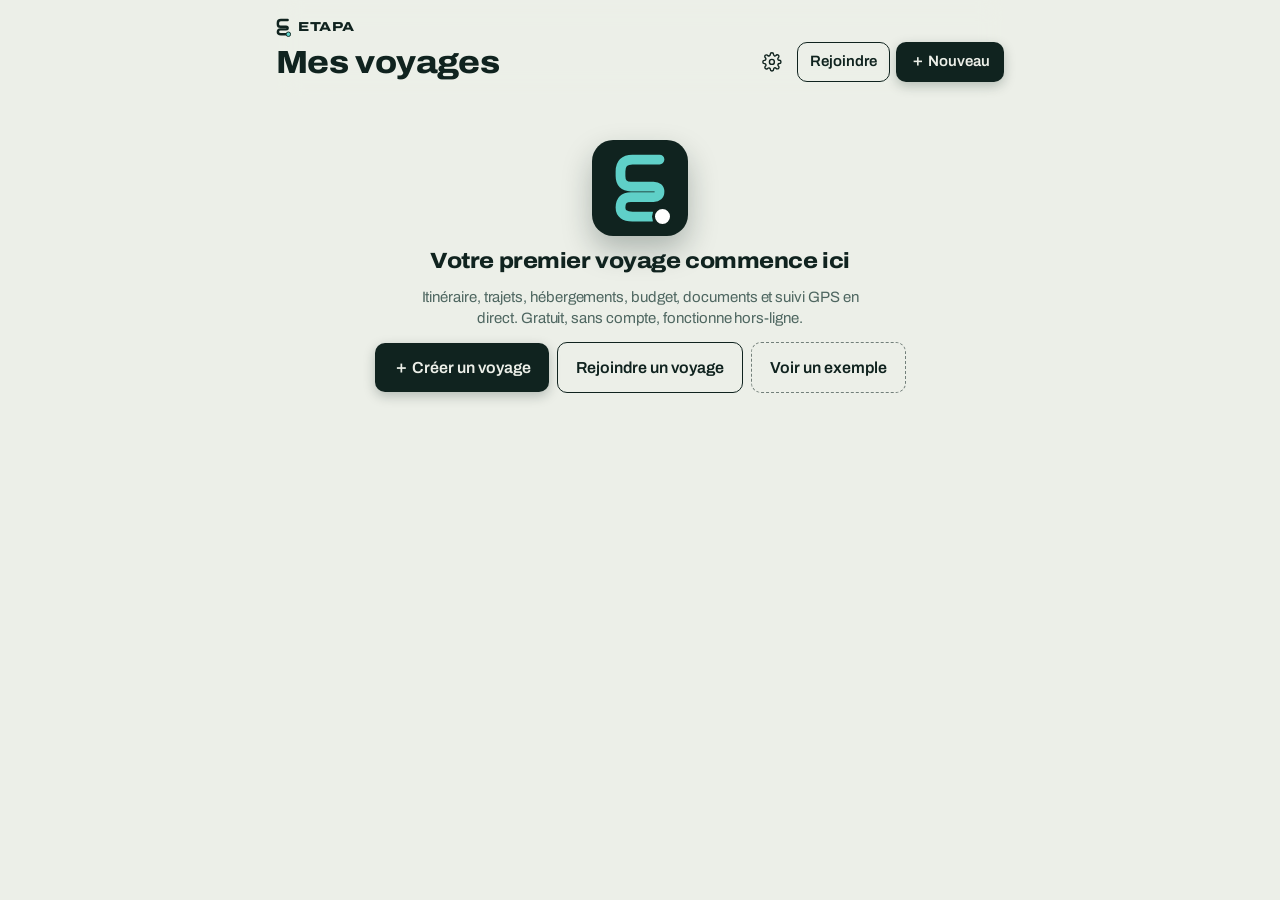
<file: index.html>
<!doctype html>
<html lang="fr" data-theme="light">
<head>
  <meta charset="utf-8">
  <meta name="viewport" content="width=device-width, initial-scale=1, maximum-scale=1, viewport-fit=cover">
  <meta name="theme-color" content="#10231f">
  <meta name="apple-mobile-web-app-capable" content="yes">
  <meta name="mobile-web-app-capable" content="yes">
  <meta name="apple-mobile-web-app-status-bar-style" content="default">
  <meta name="apple-mobile-web-app-title" content="Etapa">
  <title>Etapa</title>
  <meta name="description" content="Tu es invité comme compagnon de voyage : préparez ensemble votre aventure (étapes, hébergements, budget, photos).">
  <meta property="og:type" content="website">
  <meta property="og:site_name" content="Etapa">
  <meta property="og:title" content="Rejoins le voyage sur Etapa">
  <meta property="og:description" content="Tu es invité comme compagnon de voyage : préparez ensemble votre aventure (étapes, hébergements, budget, photos).">
  <meta property="og:image" content="https://oseg-megamind.github.io/capnord/icons/og-rejoindre.png">
  <meta property="og:image:width" content="1200">
  <meta property="og:image:height" content="630">
  <meta property="og:url" content="https://oseg-megamind.github.io/capnord/">
  <meta name="twitter:card" content="summary_large_image">
  <link rel="manifest" href="manifest.webmanifest">
  <link rel="icon" href="icons/etapa.svg" type="image/svg+xml">
  <link rel="apple-touch-icon" href="icons/etapa-180.png">
  <link rel="preconnect" href="https://fonts.googleapis.com">
  <link rel="preconnect" href="https://fonts.gstatic.com" crossorigin>
  <link rel="stylesheet" href="https://fonts.googleapis.com/css2?family=Archivo:wdth,wght@100..125,400..800&family=JetBrains+Mono:wght@500;700&display=swap">
  <link rel="stylesheet" href="vendor/leaflet/leaflet.css">
  <link rel="stylesheet" href="css/style.css">
  <link rel="stylesheet" href="css/share.css">
</head>
<body>
  <div id="app"><div class="boot"><img src="icons/etapa.svg" alt="Etapa" width="88" height="88"></div></div>
  <div id="drawer-root"></div>
  <div id="modal-root"></div>
  <div id="toast-root"></div>
  <div id="print-root"></div>
  <input type="file" id="import-input" accept=".json,application/json" hidden>
  <script src="vendor/leaflet/leaflet.js"></script>
  <script src="vendor/sortable.min.js"></script>
  <script src="vendor/supabase.js"></script>
  <script type="module" src="js/app.js"></script>
</body>
</html>
</file>
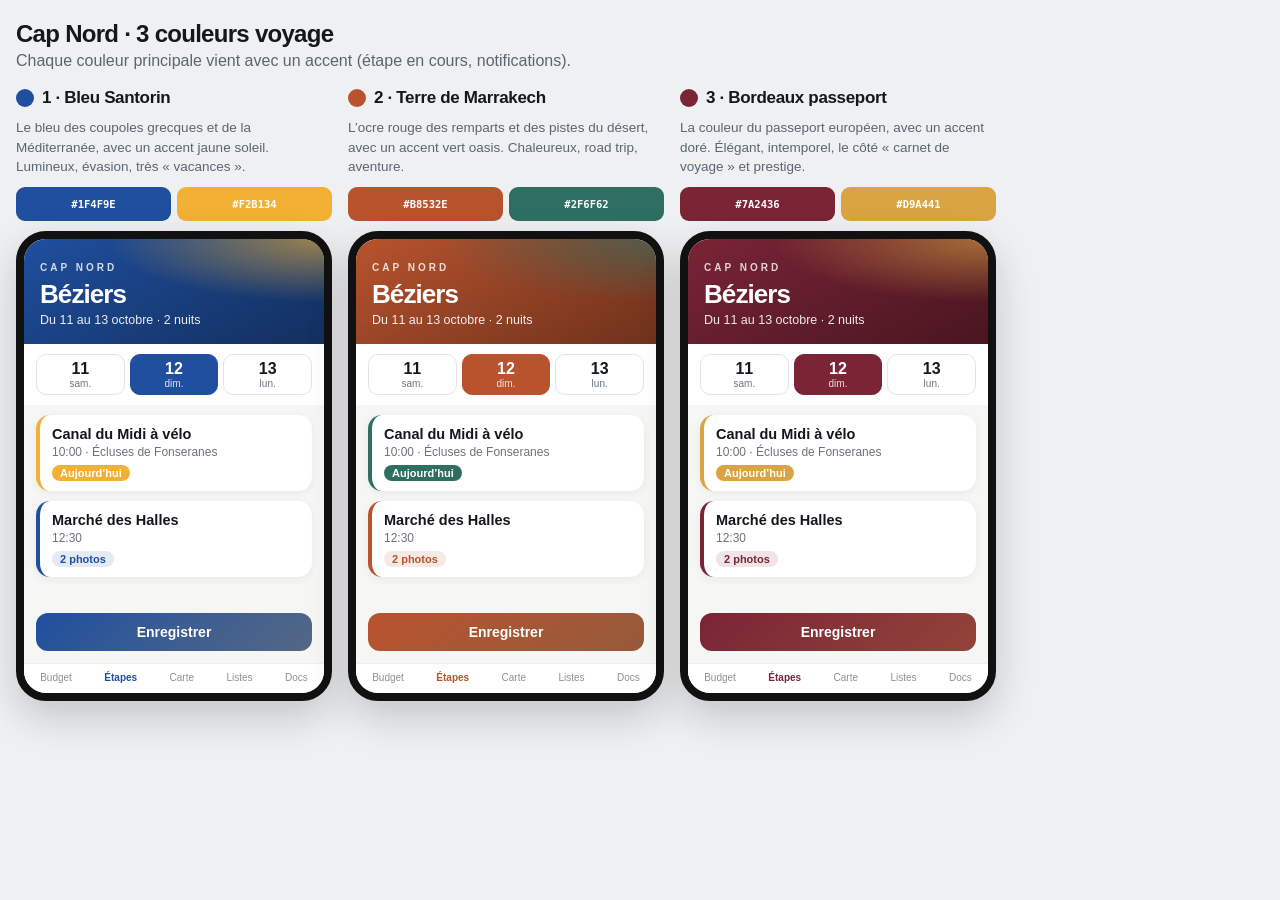
<file: couleurs.html>
<!doctype html>
<html lang="fr">
<head>
<meta charset="utf-8">
<meta name="viewport" content="width=device-width, initial-scale=1">
<title>Cap Nord · couleurs</title>
<style>
  :root { --font: -apple-system, BlinkMacSystemFont, 'SF Pro Text', 'Helvetica Neue', Arial, sans-serif; }
  * { box-sizing: border-box; }
  body { margin: 0; background: #eef0f2; font-family: var(--font); color: #14181c; padding: 20px 16px 40px; }
  h1 { margin: 0 0 4px; font-size: 24px; letter-spacing: -.03em; }
  .lead { margin: 0 0 18px; color: #5b6570; }
  .grid { display: grid; grid-template-columns: repeat(auto-fit, minmax(240px, 1fr)); gap: 16px; max-width: 980px; }
  .opt { display: flex; flex-direction: column; gap: 10px; }
  .opt h2 { margin: 0; font-size: 17px; letter-spacing: -.02em; display: flex; align-items: center; gap: 8px; }
  .opt h2 i { width: 18px; height: 18px; border-radius: 50%; background: var(--c); display: inline-block; }
  .opt p { margin: 0; color: #5b6570; font-size: 13.5px; line-height: 1.45; }
  .sw { display: flex; gap: 6px; }
  .sw span { flex: 1; height: 34px; border-radius: 9px; display: grid; place-items: center; font: 600 10.5px ui-monospace, Menlo, monospace; color: #fff; }
  .phone { border-radius: 30px; background: #f6f6f4; overflow: hidden; box-shadow: 0 16px 40px rgba(0,0,0,.18); border: 8px solid #111; height: 470px; display: flex; flex-direction: column; }
  .hd { padding: 18px 16px 16px; color: #fff; background: radial-gradient(120% 100% at 100% 0%, color-mix(in srgb, var(--a) 60%, transparent), transparent 60%), linear-gradient(150deg, var(--c), color-mix(in srgb, var(--c) 60%, #000)); }
  .hd small { font-size: 10px; font-weight: 700; letter-spacing: .3em; opacity: .8; }
  .hd b { display: block; font-size: 26px; letter-spacing: -.035em; margin-top: 4px; }
  .hd span { font-size: 12.5px; opacity: .9; }
  .days { display: flex; gap: 5px; padding: 10px 12px; background: #fff; }
  .days div { flex: 1; text-align: center; border: 1px solid #e3e5e8; border-radius: 10px; padding: 5px 0; font-size: 10px; color: #6b737c; }
  .days div b { display: block; font-size: 16px; color: #14181c; }
  .days .on { background: var(--c); border-color: var(--c); color: rgba(255,255,255,.85); }
  .days .on b { color: #fff; }
  .card { margin: 10px 12px 0; background: #fff; border-radius: 14px; padding: 10px 12px; box-shadow: 0 2px 8px rgba(0,0,0,.06); border-left: 4px solid var(--c); }
  .card b { font-size: 14.5px; }
  .card small { display: block; color: #6b737c; font-size: 12px; margin-top: 2px; }
  .chip { display: inline-block; margin-top: 6px; padding: 2px 8px; border-radius: 99px; font-size: 11px; font-weight: 700; background: color-mix(in srgb, var(--c) 12%, #fff); color: var(--c); }
  .now { border-left-color: var(--a); }
  .now .chip { background: var(--a); color: #fff; }
  .btn { margin: auto 12px 12px; border-radius: 12px; padding: 11px; text-align: center; color: #fff; font-weight: 700; font-size: 14px; background: linear-gradient(135deg, var(--c), color-mix(in srgb, var(--c) 75%, var(--a))); }
  .nav { display: flex; justify-content: space-around; padding: 8px 0 10px; background: #fff; border-top: 1px solid #eceef0; font-size: 10px; color: #8a9199; }
  .nav .on { color: var(--c); font-weight: 700; }
</style>
</head>
<body>
<h1>Cap Nord · 3 couleurs voyage</h1>
<p class="lead">Chaque couleur principale vient avec un accent (étape en cours, notifications).</p>
<div class="grid">
  <section class="opt" style="--c:#1f4f9e;--a:#f2b134">
    <h2><i></i>1 · Bleu Santorin</h2>
    <p>Le bleu des coupoles grecques et de la Méditerranée, avec un accent jaune soleil. Lumineux, évasion, très « vacances ».</p>
    <div class="sw"><span style="background:#1f4f9e">#1F4F9E</span><span style="background:#f2b134">#F2B134</span></div>
    <div class="phone">
      <div class="hd"><small>CAP NORD</small><b>Béziers</b><span>Du 11 au 13 octobre · 2 nuits</span></div>
      <div class="days"><div><b>11</b>sam.</div><div class="on"><b>12</b>dim.</div><div><b>13</b>lun.</div></div>
      <div class="card now"><b>Canal du Midi à vélo</b><small>10:00 · Écluses de Fonseranes</small><span class="chip">Aujourd’hui</span></div>
      <div class="card"><b>Marché des Halles</b><small>12:30</small><span class="chip">2 photos</span></div>
      <div class="btn">Enregistrer</div>
      <div class="nav"><span>Budget</span><span class="on">Étapes</span><span>Carte</span><span>Listes</span><span>Docs</span></div>
    </div>
  </section>
  <section class="opt" style="--c:#b8532e;--a:#2f6f62">
    <h2><i></i>2 · Terre de Marrakech</h2>
    <p>L’ocre rouge des remparts et des pistes du désert, avec un accent vert oasis. Chaleureux, road trip, aventure.</p>
    <div class="sw"><span style="background:#b8532e">#B8532E</span><span style="background:#2f6f62">#2F6F62</span></div>
    <div class="phone">
      <div class="hd"><small>CAP NORD</small><b>Béziers</b><span>Du 11 au 13 octobre · 2 nuits</span></div>
      <div class="days"><div><b>11</b>sam.</div><div class="on"><b>12</b>dim.</div><div><b>13</b>lun.</div></div>
      <div class="card now"><b>Canal du Midi à vélo</b><small>10:00 · Écluses de Fonseranes</small><span class="chip">Aujourd’hui</span></div>
      <div class="card"><b>Marché des Halles</b><small>12:30</small><span class="chip">2 photos</span></div>
      <div class="btn">Enregistrer</div>
      <div class="nav"><span>Budget</span><span class="on">Étapes</span><span>Carte</span><span>Listes</span><span>Docs</span></div>
    </div>
  </section>
  <section class="opt" style="--c:#7a2436;--a:#d9a441">
    <h2><i></i>3 · Bordeaux passeport</h2>
    <p>La couleur du passeport européen, avec un accent doré. Élégant, intemporel, le côté « carnet de voyage » et prestige.</p>
    <div class="sw"><span style="background:#7a2436">#7A2436</span><span style="background:#d9a441">#D9A441</span></div>
    <div class="phone">
      <div class="hd"><small>CAP NORD</small><b>Béziers</b><span>Du 11 au 13 octobre · 2 nuits</span></div>
      <div class="days"><div><b>11</b>sam.</div><div class="on"><b>12</b>dim.</div><div><b>13</b>lun.</div></div>
      <div class="card now"><b>Canal du Midi à vélo</b><small>10:00 · Écluses de Fonseranes</small><span class="chip">Aujourd’hui</span></div>
      <div class="card"><b>Marché des Halles</b><small>12:30</small><span class="chip">2 photos</span></div>
      <div class="btn">Enregistrer</div>
      <div class="nav"><span>Budget</span><span class="on">Étapes</span><span>Carte</span><span>Listes</span><span>Docs</span></div>
    </div>
  </section>
</div>
</body>
</html>
</file>
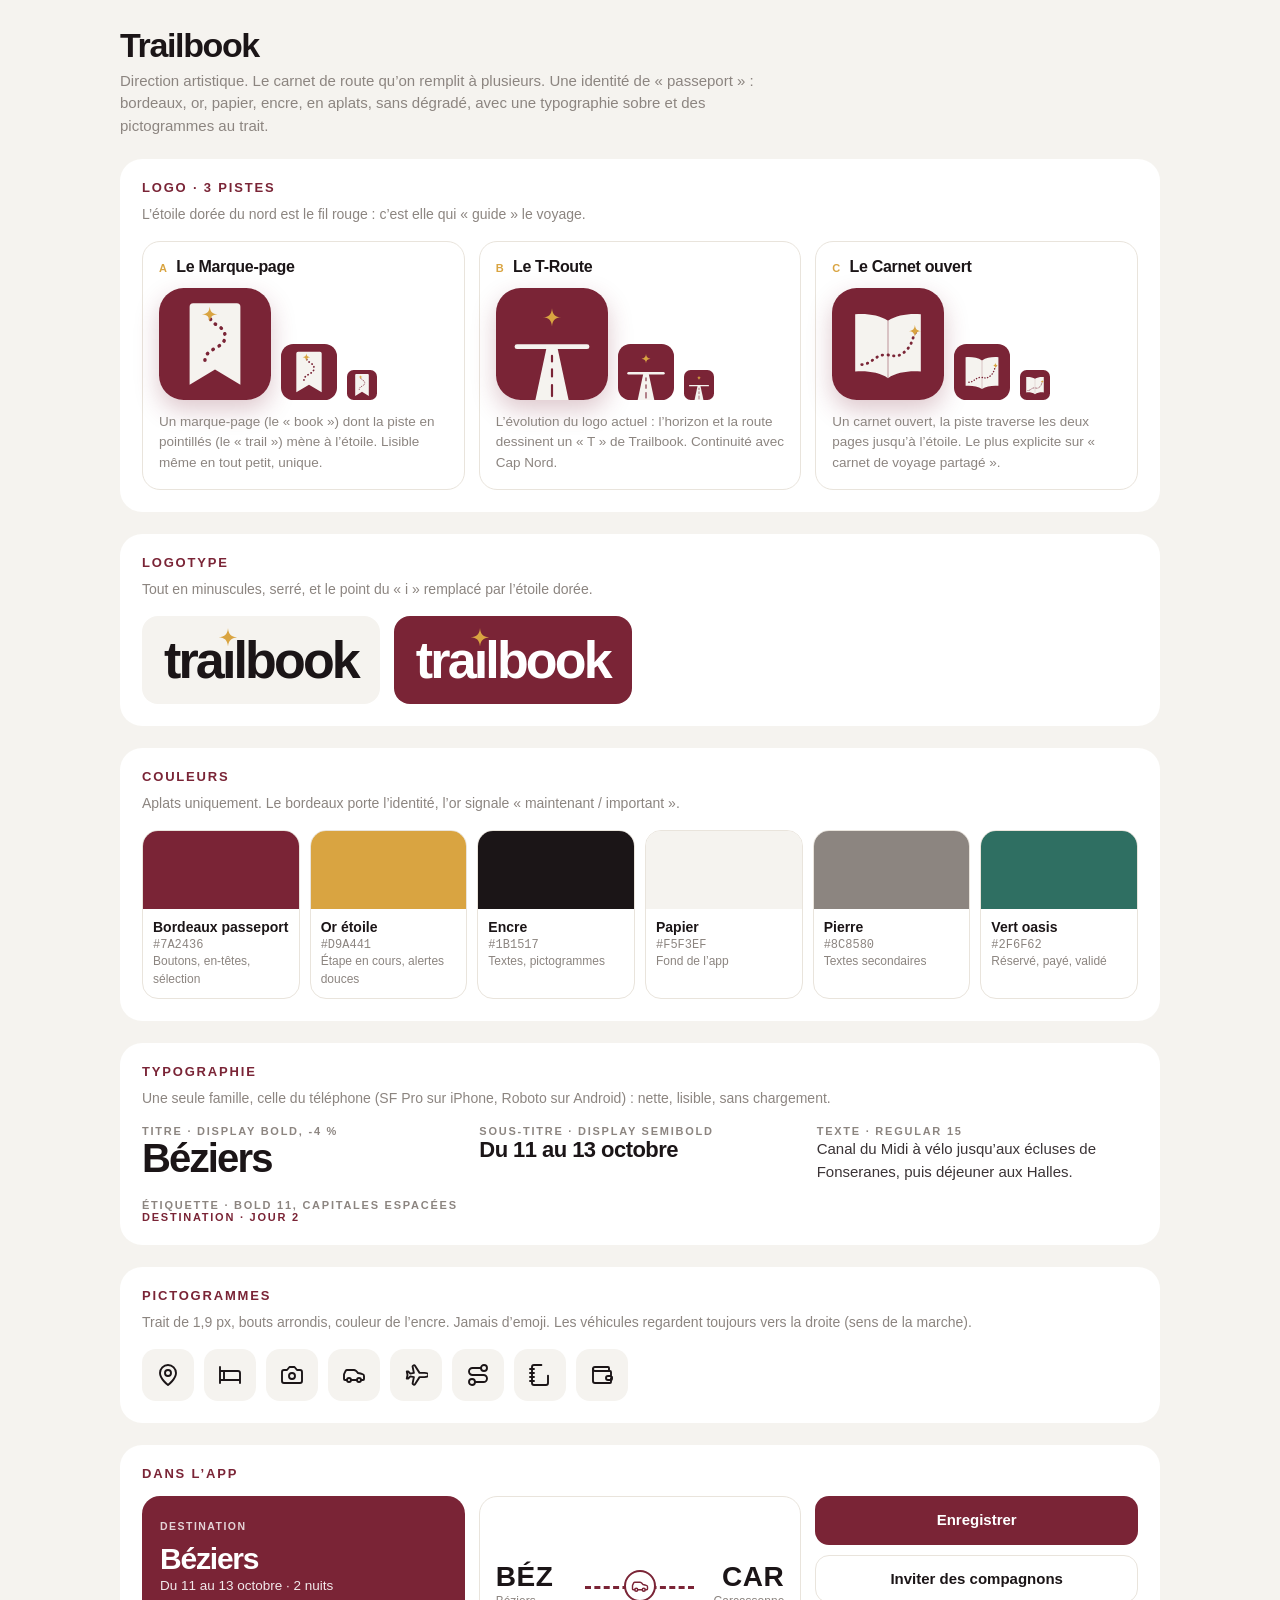
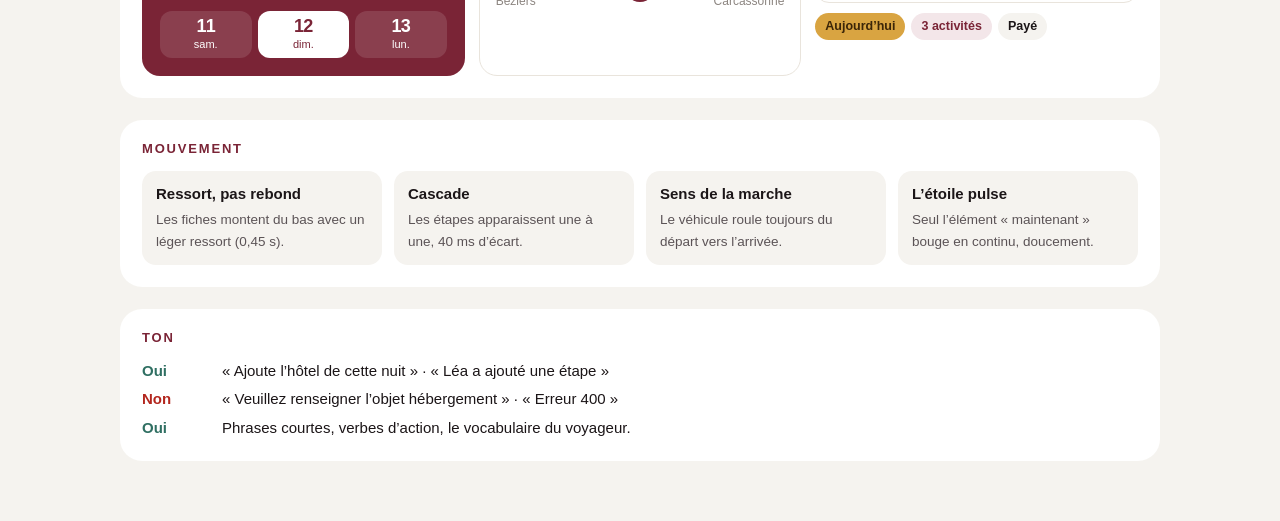
<file: da.html>
<!doctype html>
<html lang="fr">
<head>
<meta charset="utf-8">
<meta name="viewport" content="width=device-width, initial-scale=1">
<title>Trailbook · direction artistique</title>
<style>
  :root {
    /* Trailbook : bordeaux passeport + or, encre et papier, aplats uniquement */
    --bordeaux: #7a2436;
    --or: #d9a441;
    --encre: #1b1517;
    --papier: #f5f3ef;
    --pierre: #8c8580;
    --sable: #e9e4dc;
    --vert: #2f6f62;
    --font: -apple-system, BlinkMacSystemFont, 'SF Pro Text', 'Helvetica Neue', Arial, sans-serif;
    --display: -apple-system, BlinkMacSystemFont, 'SF Pro Display', 'Helvetica Neue', Arial, sans-serif;
  }
  * { box-sizing: border-box; }
  body { margin: 0; background: var(--papier); color: var(--encre); font: 15px/1.5 var(--font); padding: 28px 18px 60px; }
  .wrap { max-width: 1040px; margin: 0 auto; display: flex; flex-direction: column; gap: 22px; }
  header h1 { margin: 0; font: 700 34px/1.05 var(--display); letter-spacing: -.04em; }
  header p { margin: 6px 0 0; color: var(--pierre); max-width: 640px; }
  .sec { background: #fff; border-radius: 22px; padding: 22px; display: flex; flex-direction: column; gap: 16px; }
  .sec > h2 { margin: 0; font: 700 13px/1 var(--font); letter-spacing: .14em; text-transform: uppercase; color: var(--bordeaux); }
  .sec > p.lead { margin: -6px 0 0; color: var(--pierre); font-size: 14px; }
  .logos { display: grid; grid-template-columns: repeat(auto-fit, minmax(230px, 1fr)); gap: 14px; }
  .logo { border: 1px solid var(--sable); border-radius: 18px; padding: 16px; display: flex; flex-direction: column; gap: 12px; }
  .logo h3 { margin: 0; font: 650 16px var(--display); letter-spacing: -.02em; display: flex; gap: 8px; align-items: baseline; }
  .logo h3 span { font: 700 11px var(--font); color: var(--or); letter-spacing: .12em; }
  .logo p { margin: 0; color: var(--pierre); font-size: 13.5px; }
  .tiles { display: flex; gap: 10px; align-items: flex-end; }
  .tiles svg { border-radius: 22%; }
  .big { width: 112px; height: 112px; box-shadow: 0 10px 24px rgba(122, 36, 54, .25); }
  .mid { width: 56px; height: 56px; }
  .sm { width: 30px; height: 30px; }
  .wordmark { display: flex; align-items: center; gap: 14px; flex-wrap: wrap; }
  .wm { font: 700 52px/1 var(--display); letter-spacing: -.055em; color: var(--encre); display: inline-flex; align-items: baseline; }
  .wm .i { position: relative; display: inline-block; }
  .wm .i svg { position: absolute; left: 50%; top: -.12em; width: .36em; height: .36em; transform: translateX(-50%); }
  .wm.light { color: #fff; }
  .wm-box { padding: 18px 22px; border-radius: 16px; }
  .wm-box.dark { background: var(--bordeaux); }
  .wm-box.paper { background: var(--papier); }
  .palette { display: grid; grid-template-columns: repeat(auto-fit, minmax(130px, 1fr)); gap: 10px; }
  .sw { border-radius: 16px; overflow: hidden; border: 1px solid var(--sable); }
  .sw i { display: block; height: 78px; }
  .sw div { padding: 8px 10px 10px; display: flex; flex-direction: column; }
  .sw b { font-size: 14px; }
  .sw small { color: var(--pierre); font: 12px ui-monospace, Menlo, monospace; }
  .sw em { font-style: normal; font-size: 12px; color: var(--pierre); }
  .type { display: grid; grid-template-columns: repeat(auto-fit, minmax(260px, 1fr)); gap: 16px; }
  .type .t1 { font: 700 40px/1.05 var(--display); letter-spacing: -.045em; }
  .type .t2 { font: 650 22px/1.2 var(--display); letter-spacing: -.025em; }
  .type .t3 { font: 400 15px/1.55 var(--font); color: #3b3436; }
  .type .t4 { font: 700 11px var(--font); letter-spacing: .16em; text-transform: uppercase; color: var(--pierre); }
  .pictos { display: flex; flex-wrap: wrap; gap: 10px; }
  .pictos span { width: 52px; height: 52px; border-radius: 14px; background: var(--papier); display: grid; place-items: center; color: var(--encre); }
  .pictos svg { width: 24px; height: 24px; }
  .rules { display: grid; grid-template-columns: repeat(auto-fit, minmax(220px, 1fr)); gap: 12px; }
  .rule { background: var(--papier); border-radius: 14px; padding: 12px 14px; }
  .rule b { display: block; margin-bottom: 2px; }
  .rule span { color: #5b5356; font-size: 13.5px; }
  .ui { display: grid; grid-template-columns: repeat(auto-fit, minmax(270px, 1fr)); gap: 14px; }
  .dest { border-radius: 18px; overflow: hidden; background: var(--bordeaux); color: #fff; padding: 18px; }
  .dest small { font: 700 10.5px var(--font); letter-spacing: .14em; text-transform: uppercase; opacity: .8; }
  .dest b { display: block; font: 700 30px/1.05 var(--display); letter-spacing: -.04em; margin-top: 6px; }
  .dest span { font-size: 13.5px; opacity: .9; }
  .days { display: flex; gap: 6px; margin-top: 14px; }
  .days div { flex: 1; border-radius: 12px; background: rgba(255,255,255,.12); text-align: center; padding: 6px 0; font-size: 11px; }
  .days div b { font-size: 18px; margin: 0; }
  .days .on { background: #fff; color: var(--bordeaux); }
  .ticket { border-radius: 18px; background: #fff; border: 1px solid var(--sable); padding: 16px; display: grid; grid-template-columns: 1fr 1.3fr 1fr; align-items: center; gap: 6px; }
  .ticket b { font: 700 28px/1 var(--display); letter-spacing: .02em; }
  .ticket small { display: block; color: var(--pierre); font-size: 12px; }
  .ticket .r { text-align: right; }
  .ticket .mid { width: auto; height: auto; position: relative; display: flex; align-items: center; justify-content: center; }
  .ticket .mid:before { content: ''; position: absolute; left: 0; right: 0; top: 50%; border-top: 3px dashed var(--bordeaux); }
  .ticket .mid i { position: relative; width: 32px; height: 32px; border-radius: 50%; background: #fff; border: 2px solid var(--bordeaux); display: grid; place-items: center; color: var(--bordeaux); font-style: normal; }
  .ticket .mid i svg { width: 18px; height: 18px; }
  .btns { display: flex; flex-direction: column; gap: 10px; }
  .b1 { background: var(--bordeaux); color: #fff; border-radius: 14px; padding: 13px; text-align: center; font-weight: 700; }
  .b2 { background: #fff; color: var(--encre); border: 1.5px solid var(--sable); border-radius: 14px; padding: 12px; text-align: center; font-weight: 700; }
  .chips { display: flex; gap: 6px; flex-wrap: wrap; }
  .chip { padding: 4px 10px; border-radius: 99px; font-size: 12.5px; font-weight: 700; }
  .c1 { background: var(--or); color: #3b2508; }
  .c2 { background: #f3e6e9; color: var(--bordeaux); }
  .c3 { background: var(--papier); color: var(--encre); }
  .voice { font-size: 15px; display: flex; flex-direction: column; gap: 6px; }
  .voice div { display: flex; gap: 10px; }
  .voice .ok { color: var(--vert); font-weight: 700; width: 70px; flex: none; }
  .voice .no { color: #b3261e; font-weight: 700; width: 70px; flex: none; }
</style>
</head>
<body>
<svg width="0" height="0" style="position:absolute" aria-hidden="true">
  <defs>
    <!-- Étoile du nord (accent or) -->
    <symbol id="star" viewBox="0 0 100 100"><path d="M50 0 C53 34 66 47 100 50 C66 53 53 66 50 100 C47 66 34 53 0 50 C34 47 47 34 50 0 Z" fill="#d9a441"/></symbol>
    <!-- A · Le Marque-page : un marque-page dont la piste mène à l'étoile -->
    <symbol id="logoA" viewBox="0 0 512 512">
      <rect width="512" height="512" fill="#7a2436"/>
      <path d="M156 70h200a16 16 0 0 1 16 16v356l-116-70-116 70V86a16 16 0 0 1 16-16Z" fill="#f5f3ef"/>
      <path d="M210 330c0-56 92-52 92-108s-70-48-70-96" fill="none" stroke="#7a2436" stroke-width="16" stroke-linecap="round" stroke-dasharray="2 30"/>
      <use href="#star" x="196" y="84" width="72" height="72"/>
    </symbol>
    <!-- B · Le T-Route : la route forme le T, l'horizon sa barre, l'étoile au-dessus -->
    <symbol id="logoB" viewBox="0 0 512 512">
      <rect width="512" height="512" fill="#7a2436"/>
      <path d="M96 268h320" stroke="#f5f3ef" stroke-width="22" stroke-linecap="round"/>
      <path d="M232 268h48l52 244H180Z" fill="#f5f3ef"/>
      <path d="M256 310v26M256 372v32M256 444v50" stroke="#7a2436" stroke-width="10" stroke-linecap="round"/>
      <use href="#star" x="214" y="92" width="84" height="84"/>
    </symbol>
    <!-- C · Le Carnet ouvert : la piste traverse les deux pages jusqu'à l'étoile -->
    <symbol id="logoC" viewBox="0 0 512 512">
      <rect width="512" height="512" fill="#7a2436"/>
      <path d="M256 150c-40-26-92-34-150-30v262c58-4 110 4 150 30 40-26 92-34 150-30V120c-58-4-110 4-150 30Z" fill="#f5f3ef"/>
      <path d="M256 150v262" stroke="#7a2436" stroke-width="6" opacity=".35"/>
      <path d="M136 350c40 0 60-40 100-44s56 20 96-14 34-70 52-92" fill="none" stroke="#7a2436" stroke-width="13" stroke-linecap="round" stroke-dasharray="2 24"/>
      <use href="#star" x="350" y="168" width="58" height="58"/>
    </symbol>
  </defs>
</svg>

<div class="wrap">
  <header>
    <h1>Trailbook</h1>
    <p>Direction artistique. Le carnet de route qu’on remplit à plusieurs. Une identité de « passeport » : bordeaux, or, papier, encre, en aplats, sans dégradé, avec une typographie sobre et des pictogrammes au trait.</p>
  </header>

  <section class="sec">
    <h2>Logo · 3 pistes</h2>
    <p class="lead">L’étoile dorée du nord est le fil rouge : c’est elle qui « guide » le voyage.</p>
    <div class="logos">
      <div class="logo"><h3><span>A</span>Le Marque-page</h3>
        <div class="tiles"><svg class="big" viewBox="0 0 512 512"><use href="#logoA"/></svg><svg class="mid" viewBox="0 0 512 512"><use href="#logoA"/></svg><svg class="sm" viewBox="0 0 512 512"><use href="#logoA"/></svg></div>
        <p>Un marque-page (le « book ») dont la piste en pointillés (le « trail ») mène à l’étoile. Lisible même en tout petit, unique.</p></div>
      <div class="logo"><h3><span>B</span>Le T-Route</h3>
        <div class="tiles"><svg class="big" viewBox="0 0 512 512"><use href="#logoB"/></svg><svg class="mid" viewBox="0 0 512 512"><use href="#logoB"/></svg><svg class="sm" viewBox="0 0 512 512"><use href="#logoB"/></svg></div>
        <p>L’évolution du logo actuel : l’horizon et la route dessinent un « T » de Trailbook. Continuité avec Cap Nord.</p></div>
      <div class="logo"><h3><span>C</span>Le Carnet ouvert</h3>
        <div class="tiles"><svg class="big" viewBox="0 0 512 512"><use href="#logoC"/></svg><svg class="mid" viewBox="0 0 512 512"><use href="#logoC"/></svg><svg class="sm" viewBox="0 0 512 512"><use href="#logoC"/></svg></div>
        <p>Un carnet ouvert, la piste traverse les deux pages jusqu’à l’étoile. Le plus explicite sur « carnet de voyage partagé ».</p></div>
    </div>
  </section>

  <section class="sec">
    <h2>Logotype</h2>
    <p class="lead">Tout en minuscules, serré, et le point du « i » remplacé par l’étoile dorée.</p>
    <div class="wordmark">
      <div class="wm-box paper"><span class="wm">tra<span class="i">ı<svg viewBox="0 0 100 100"><use href="#star"/></svg></span>lbook</span></div>
      <div class="wm-box dark"><span class="wm light">tra<span class="i">ı<svg viewBox="0 0 100 100"><use href="#star"/></svg></span>lbook</span></div>
    </div>
  </section>

  <section class="sec">
    <h2>Couleurs</h2>
    <p class="lead">Aplats uniquement. Le bordeaux porte l’identité, l’or signale « maintenant / important ».</p>
    <div class="palette">
      <div class="sw"><i style="background:#7a2436"></i><div><b>Bordeaux passeport</b><small>#7A2436</small><em>Boutons, en-têtes, sélection</em></div></div>
      <div class="sw"><i style="background:#d9a441"></i><div><b>Or étoile</b><small>#D9A441</small><em>Étape en cours, alertes douces</em></div></div>
      <div class="sw"><i style="background:#1b1517"></i><div><b>Encre</b><small>#1B1517</small><em>Textes, pictogrammes</em></div></div>
      <div class="sw"><i style="background:#f5f3ef"></i><div><b>Papier</b><small>#F5F3EF</small><em>Fond de l’app</em></div></div>
      <div class="sw"><i style="background:#8c8580"></i><div><b>Pierre</b><small>#8C8580</small><em>Textes secondaires</em></div></div>
      <div class="sw"><i style="background:#2f6f62"></i><div><b>Vert oasis</b><small>#2F6F62</small><em>Réservé, payé, validé</em></div></div>
    </div>
  </section>

  <section class="sec">
    <h2>Typographie</h2>
    <p class="lead">Une seule famille, celle du téléphone (SF Pro sur iPhone, Roboto sur Android) : nette, lisible, sans chargement.</p>
    <div class="type">
      <div><div class="t4">Titre · Display Bold, -4 %</div><div class="t1">Béziers</div></div>
      <div><div class="t4">Sous-titre · Display Semibold</div><div class="t2">Du 11 au 13 octobre</div></div>
      <div><div class="t4">Texte · Regular 15</div><div class="t3">Canal du Midi à vélo jusqu’aux écluses de Fonseranes, puis déjeuner aux Halles.</div></div>
      <div><div class="t4">Étiquette · Bold 11, capitales espacées</div><div class="t4" style="color:var(--bordeaux)">Destination · jour 2</div></div>
    </div>
  </section>

  <section class="sec">
    <h2>Pictogrammes</h2>
    <p class="lead">Trait de 1,9 px, bouts arrondis, couleur de l’encre. Jamais d’emoji. Les véhicules regardent toujours vers la droite (sens de la marche).</p>
    <div class="pictos">
      <span><svg viewBox="0 0 24 24" fill="none" stroke="currentColor" stroke-width="1.9" stroke-linecap="round" stroke-linejoin="round"><path d="M20 10c0 6-8 12-8 12s-8-6-8-12a8 8 0 0 1 16 0Z"/><circle cx="12" cy="10" r="3"/></svg></span>
      <span><svg viewBox="0 0 24 24" fill="none" stroke="currentColor" stroke-width="1.9" stroke-linecap="round" stroke-linejoin="round"><path d="M2 4v16M2 8h18a2 2 0 0 1 2 2v10M2 17h20M6 8v9"/></svg></span>
      <span><svg viewBox="0 0 24 24" fill="none" stroke="currentColor" stroke-width="1.9" stroke-linecap="round" stroke-linejoin="round"><path d="M14.5 4h-5L7 7H4a2 2 0 0 0-2 2v9a2 2 0 0 0 2 2h16a2 2 0 0 0 2-2V9a2 2 0 0 0-2-2h-3z"/><circle cx="12" cy="13" r="3"/></svg></span>
      <span><svg viewBox="0 0 24 24" fill="none" stroke="currentColor" stroke-width="1.9" stroke-linecap="round" stroke-linejoin="round"><path d="M19 17h2c.6 0 1-.4 1-1v-3c0-.9-.7-1.7-1.5-1.9C18.7 10.6 16 10 16 10s-1.3-1.4-2.2-2.3c-.5-.4-1.1-.7-1.8-.7H5c-.6 0-1.1.4-1.4.9l-1.4 2.9A3.7 3.7 0 0 0 2 12v4c0 .6.4 1 1 1h2"/><circle cx="7" cy="17" r="2"/><path d="M9 17h6"/><circle cx="17" cy="17" r="2"/></svg></span>
      <span><svg viewBox="0 0 24 24" fill="none" stroke="currentColor" stroke-width="1.9" stroke-linecap="round" stroke-linejoin="round"><path d="M17.8 19.2 16 11l3.5-3.5C21 6 21.5 4 21 3c-1-.5-3 0-4.5 1.5L13 8 4.8 6.2c-.5-.1-.9.1-1.1.5l-.3.5c-.2.5-.1 1 .3 1.3L9 12l-2 3H4l-1 1 3 2 2 3 1-1v-3l3-2 3.5 5.3c.3.4.8.5 1.3.3l.5-.2c.4-.3.6-.7.5-1.2z" transform="rotate(45 12 12)"/></svg></span>
      <span><svg viewBox="0 0 24 24" fill="none" stroke="currentColor" stroke-width="1.9" stroke-linecap="round" stroke-linejoin="round"><circle cx="6" cy="19" r="3"/><path d="M9 19h8.5a3.5 3.5 0 0 0 0-7h-11a3.5 3.5 0 0 1 0-7H15"/><circle cx="18" cy="5" r="3"/></svg></span>
      <span><svg viewBox="0 0 24 24" fill="none" stroke="currentColor" stroke-width="1.9" stroke-linecap="round" stroke-linejoin="round"><path d="M13.4 2H6a2 2 0 0 0-2 2v16a2 2 0 0 0 2 2h12a2 2 0 0 0 2-2v-7.4M2 6h4M2 10h4M2 14h4M2 18h4"/></svg></span>
      <span><svg viewBox="0 0 24 24" fill="none" stroke="currentColor" stroke-width="1.9" stroke-linecap="round" stroke-linejoin="round"><path d="M19 7V5a1 1 0 0 0-1-1H5a2 2 0 0 0 0 4h15a1 1 0 0 1 1 1v4h-3a2 2 0 0 0 0 4h3a1 1 0 0 0 1-1v-2"/><path d="M3 6v12a2 2 0 0 0 2 2h15a1 1 0 0 0 1-1v-4"/></svg></span>
    </div>
  </section>

  <section class="sec">
    <h2>Dans l’app</h2>
    <div class="ui">
      <div class="dest"><small>Destination</small><b>Béziers</b><span>Du 11 au 13 octobre · 2 nuits</span>
        <div class="days"><div><b>11</b>sam.</div><div class="on"><b>12</b>dim.</div><div><b>13</b>lun.</div></div></div>
      <div class="ticket"><div><b>BÉZ</b><small>Béziers</small></div>
        <div class="mid"><i><svg viewBox="0 0 24 24" fill="none" stroke="currentColor" stroke-width="1.9" stroke-linecap="round" stroke-linejoin="round"><path d="M19 17h2c.6 0 1-.4 1-1v-3c0-.9-.7-1.7-1.5-1.9C18.7 10.6 16 10 16 10s-1.3-1.4-2.2-2.3c-.5-.4-1.1-.7-1.8-.7H5c-.6 0-1.1.4-1.4.9l-1.4 2.9A3.7 3.7 0 0 0 2 12v4c0 .6.4 1 1 1h2"/><circle cx="7" cy="17" r="2"/><path d="M9 17h6"/><circle cx="17" cy="17" r="2"/></svg></i></div>
        <div class="r"><b>CAR</b><small>Carcassonne</small></div></div>
      <div class="btns"><div class="b1">Enregistrer</div><div class="b2">Inviter des compagnons</div>
        <div class="chips"><span class="chip c1">Aujourd’hui</span><span class="chip c2">3 activités</span><span class="chip c3">Payé</span></div></div>
    </div>
  </section>

  <section class="sec">
    <h2>Mouvement</h2>
    <div class="rules">
      <div class="rule"><b>Ressort, pas rebond</b><span>Les fiches montent du bas avec un léger ressort (0,45 s).</span></div>
      <div class="rule"><b>Cascade</b><span>Les étapes apparaissent une à une, 40 ms d’écart.</span></div>
      <div class="rule"><b>Sens de la marche</b><span>Le véhicule roule toujours du départ vers l’arrivée.</span></div>
      <div class="rule"><b>L’étoile pulse</b><span>Seul l’élément « maintenant » bouge en continu, doucement.</span></div>
    </div>
  </section>

  <section class="sec">
    <h2>Ton</h2>
    <div class="voice">
      <div><span class="ok">Oui</span><span>« Ajoute l’hôtel de cette nuit » · « Léa a ajouté une étape »</span></div>
      <div><span class="no">Non</span><span>« Veuillez renseigner l’objet hébergement » · « Erreur 400 »</span></div>
      <div><span class="ok">Oui</span><span>Phrases courtes, verbes d’action, le vocabulaire du voyageur.</span></div>
    </div>
  </section>
</div>
</body>
</html>
</file>
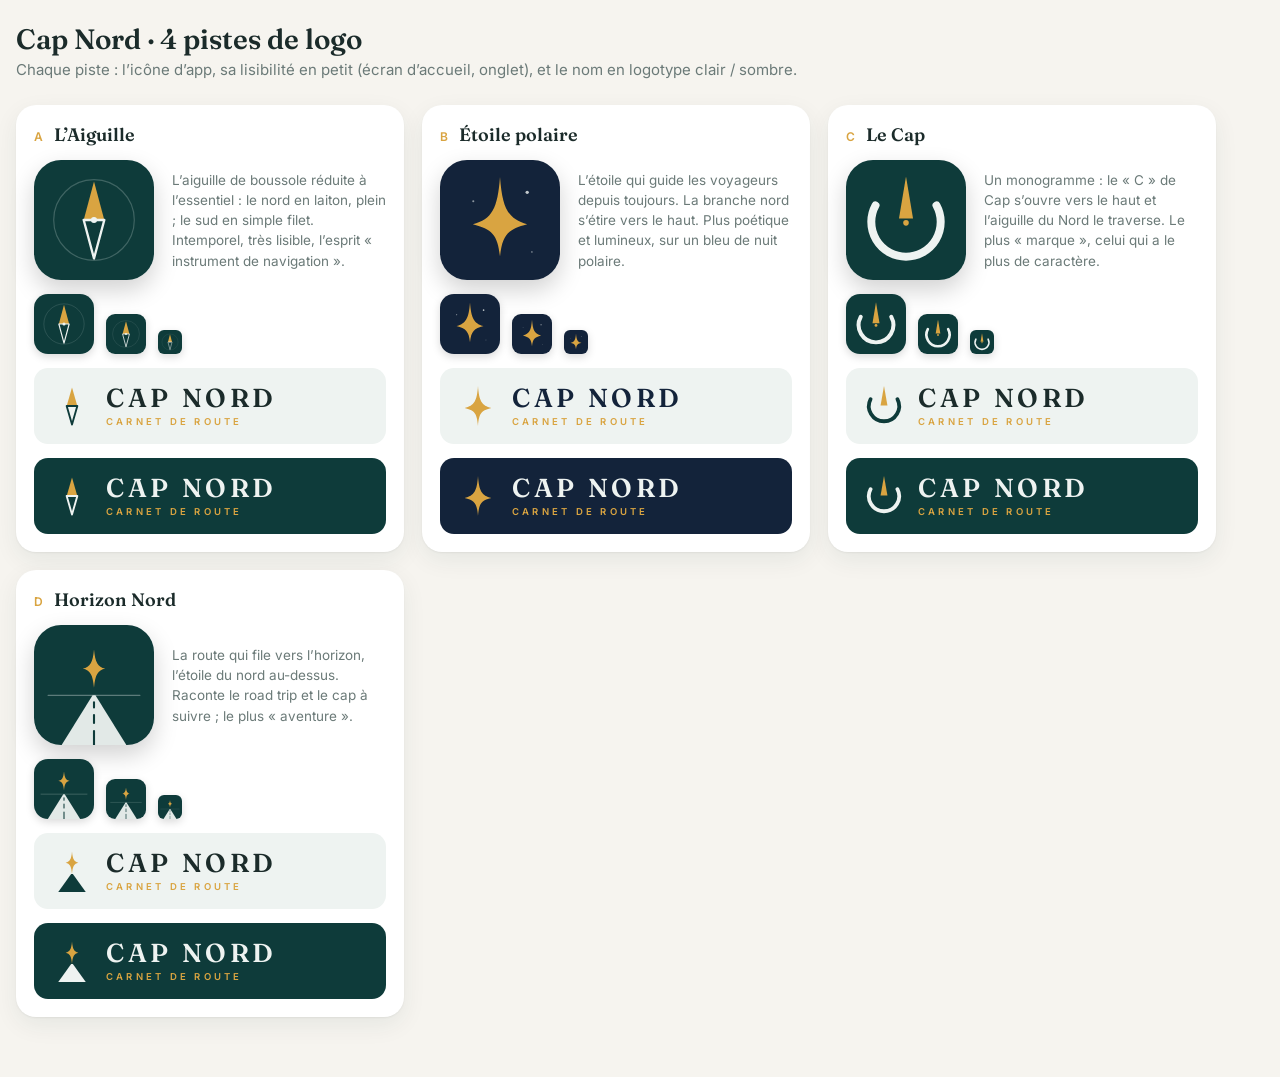
<file: logos.html>
<!doctype html>
<html lang="fr">
<head>
<meta charset="utf-8">
<meta name="viewport" content="width=device-width, initial-scale=1">
<title>Cap Nord · pistes de logo</title>
<link rel="preconnect" href="https://fonts.googleapis.com">
<link href="https://fonts.googleapis.com/css2?family=Fraunces:opsz,wght@9..144,500;9..144,600&family=Inter:wght@400;600&display=swap" rel="stylesheet">
<style>
  :root {
    --fir: #0e3b3a;      /* vert sapin profond */
    --night: #13233a;    /* bleu nuit polaire */
    --brass: #d9a441;    /* laiton */
    --ice: #eef3f1;      /* glace */
    --ink: #1b2b2a;
    --paper: #f6f4ef;
    --muted: #6b7a78;
  }
  * { box-sizing: border-box; }
  body { margin: 0; background: var(--paper); color: var(--ink); font: 15px/1.5 Inter, -apple-system, system-ui, sans-serif; padding: 24px 16px 60px; }
  h1 { font: 600 28px/1.1 Fraunces, Georgia, serif; margin: 0 0 4px; }
  .lead { color: var(--muted); margin: 0 0 24px; }
  .grid { display: grid; grid-template-columns: repeat(auto-fill, minmax(320px, 1fr)); gap: 18px; max-width: 1200px; }
  .card { background: #fff; border-radius: 20px; padding: 18px; box-shadow: 0 1px 2px rgba(0,0,0,.05), 0 8px 24px rgba(14,59,58,.07); display: flex; flex-direction: column; gap: 14px; }
  .card h2 { margin: 0; font: 600 18px Fraunces, Georgia, serif; display: flex; gap: 10px; align-items: baseline; }
  .card h2 span { font: 600 12px Inter, sans-serif; color: var(--brass); letter-spacing: .12em; }
  .card p { margin: 0; color: var(--muted); font-size: 13.5px; }
  .hero { display: flex; align-items: center; gap: 18px; }
  .hero svg.icon { width: 120px; height: 120px; border-radius: 27px; box-shadow: 0 10px 24px rgba(0,0,0,.18); flex: none; }
  .sizes { display: flex; align-items: flex-end; gap: 12px; }
  .sizes svg { box-shadow: 0 3px 8px rgba(0,0,0,.15); }
  .s60 { width: 60px; height: 60px; border-radius: 14px; }
  .s40 { width: 40px; height: 40px; border-radius: 9px; }
  .s24 { width: 24px; height: 24px; border-radius: 6px; }
  .lockup { display: flex; align-items: center; gap: 12px; padding: 16px; border-radius: 14px; }
  .lockup.light { background: var(--ice); }
  .lockup.dark { background: var(--fir); color: var(--ice); }
  .lockup svg { width: 44px; height: 44px; flex: none; }
  .word { font: 600 26px/1 Fraunces, Georgia, serif; letter-spacing: .14em; text-transform: uppercase; }
  .word small { display: block; font: 600 9.5px Inter, sans-serif; letter-spacing: .34em; color: var(--brass); margin-top: 5px; }
  .pick { margin-top: auto; font: 600 13px Inter, sans-serif; color: var(--fir); }
</style>
</head>
<body>
<h1>Cap Nord · 4 pistes de logo</h1>
<p class="lead">Chaque piste : l’icône d’app, sa lisibilité en petit (écran d’accueil, onglet), et le nom en logotype clair / sombre.</p>

<svg width="0" height="0" style="position:absolute" aria-hidden="true">
  <defs>
    <!-- A · L'Aiguille : aiguille de boussole, nord plein en laiton, sud en filet -->
    <symbol id="a" viewBox="0 0 512 512">
      <rect width="512" height="512" fill="#0e3b3a"/>
      <circle cx="256" cy="256" r="172" fill="none" stroke="#eef3f1" stroke-opacity=".22" stroke-width="5"/>
      <path d="M256 92 L300 256 H212 Z" fill="#d9a441"/>
      <path d="M212 256 H300 L256 420 Z" fill="none" stroke="#eef3f1" stroke-width="10" stroke-linejoin="round"/>
      <circle cx="256" cy="256" r="13" fill="#eef3f1"/>
    </symbol>
    <symbol id="a-mark" viewBox="0 0 512 512">
      <path d="M256 40 L318 256 H194 Z" fill="#d9a441"/>
      <path d="M194 256 H318 L256 472 Z" fill="none" stroke="currentColor" stroke-width="22" stroke-linejoin="round"/>
    </symbol>

    <!-- B · Étoile polaire : étoile à 4 branches, la branche nord plus longue -->
    <symbol id="b" viewBox="0 0 512 512">
      <rect width="512" height="512" fill="#13233a"/>
      <path d="M256 72 C266 206 290 252 372 274 C290 296 266 318 256 412 C246 318 222 296 140 274 C222 252 246 206 256 72 Z" fill="#d9a441"/>
      <circle cx="372" cy="138" r="7" fill="#eef3f1" opacity=".8"/>
      <circle cx="142" cy="176" r="4.5" fill="#eef3f1" opacity=".55"/>
      <circle cx="392" cy="392" r="4" fill="#eef3f1" opacity=".4"/>
    </symbol>
    <symbol id="b-mark" viewBox="0 0 512 512">
      <path d="M256 24 C268 196 298 252 412 280 C298 308 268 336 256 488 C244 336 214 308 100 280 C214 252 244 196 256 24 Z" fill="#d9a441"/>
    </symbol>

    <!-- C · Le Cap : un C ouvert vers le nord, traversé par l'aiguille -->
    <symbol id="c" viewBox="0 0 512 512">
      <rect width="512" height="512" fill="#0e3b3a"/>
      <path d="M318 126 A148 148 0 1 0 318 386" fill="none" stroke="#eef3f1" stroke-width="34" stroke-linecap="round" transform="rotate(-90 256 256)"/>
      <path d="M256 70 L286 250 H226 Z" fill="#d9a441"/>
      <circle cx="256" cy="268" r="12" fill="#d9a441"/>
    </symbol>
    <symbol id="c-mark" viewBox="0 0 512 512">
      <path d="M336 100 A176 176 0 1 0 336 412" fill="none" stroke="currentColor" stroke-width="44" stroke-linecap="round" transform="rotate(-90 256 256)"/>
      <path d="M256 22 L296 250 H216 Z" fill="#d9a441"/>
    </symbol>

    <!-- D · Horizon Nord : la route qui file vers l'horizon, l'étoile du nord au-dessus -->
    <symbol id="d" viewBox="0 0 512 512">
      <rect width="512" height="512" fill="#0e3b3a"/>
      <path d="M118 512 L250 300 H262 L394 512 Z" fill="#eef3f1" opacity=".95"/>
      <path d="M256 330 V352 M256 384 V418 M256 452 V512" stroke="#0e3b3a" stroke-width="9" stroke-linecap="round"/>
      <path d="M60 300 H452" stroke="#eef3f1" stroke-opacity=".35" stroke-width="5" stroke-linecap="round"/>
      <path d="M256 104 C261 160 272 178 304 186 C272 194 261 212 256 268 C251 212 240 194 208 186 C240 178 251 160 256 104 Z" fill="#d9a441"/>
    </symbol>
    <symbol id="d-mark" viewBox="0 0 512 512">
      <path d="M96 500 L246 290 H266 L416 500 Z" fill="currentColor"/>
      <path d="M256 30 C264 120 280 148 330 160 C280 172 264 200 256 290 C248 200 232 172 182 160 C232 148 248 120 256 30 Z" fill="#d9a441"/>
    </symbol>
  </defs>
</svg>

<div class="grid">
  <section class="card">
    <h2><span>A</span> L’Aiguille</h2>
    <div class="hero">
      <svg class="icon" viewBox="0 0 512 512"><use href="#a"/></svg>
      <p>L’aiguille de boussole réduite à l’essentiel : le nord en laiton, plein ; le sud en simple filet. Intemporel, très lisible, l’esprit « instrument de navigation ».</p>
    </div>
    <div class="sizes"><svg class="s60" viewBox="0 0 512 512"><use href="#a"/></svg><svg class="s40" viewBox="0 0 512 512"><use href="#a"/></svg><svg class="s24" viewBox="0 0 512 512"><use href="#a"/></svg></div>
    <div class="lockup light"><svg viewBox="0 0 512 512" style="color:#0e3b3a"><use href="#a-mark"/></svg><div class="word">Cap Nord<small>carnet de route</small></div></div>
    <div class="lockup dark"><svg viewBox="0 0 512 512" style="color:#eef3f1"><use href="#a-mark"/></svg><div class="word">Cap Nord<small>carnet de route</small></div></div>
  </section>

  <section class="card">
    <h2><span>B</span> Étoile polaire</h2>
    <div class="hero">
      <svg class="icon" viewBox="0 0 512 512"><use href="#b"/></svg>
      <p>L’étoile qui guide les voyageurs depuis toujours. La branche nord s’étire vers le haut. Plus poétique et lumineux, sur un bleu de nuit polaire.</p>
    </div>
    <div class="sizes"><svg class="s60" viewBox="0 0 512 512"><use href="#b"/></svg><svg class="s40" viewBox="0 0 512 512"><use href="#b"/></svg><svg class="s24" viewBox="0 0 512 512"><use href="#b"/></svg></div>
    <div class="lockup light"><svg viewBox="0 0 512 512"><use href="#b-mark"/></svg><div class="word" style="color:#13233a">Cap Nord<small>carnet de route</small></div></div>
    <div class="lockup dark" style="background:#13233a"><svg viewBox="0 0 512 512"><use href="#b-mark"/></svg><div class="word">Cap Nord<small>carnet de route</small></div></div>
  </section>

  <section class="card">
    <h2><span>C</span> Le Cap</h2>
    <div class="hero">
      <svg class="icon" viewBox="0 0 512 512"><use href="#c"/></svg>
      <p>Un monogramme : le « C » de Cap s’ouvre vers le haut et l’aiguille du Nord le traverse. Le plus « marque », celui qui a le plus de caractère.</p>
    </div>
    <div class="sizes"><svg class="s60" viewBox="0 0 512 512"><use href="#c"/></svg><svg class="s40" viewBox="0 0 512 512"><use href="#c"/></svg><svg class="s24" viewBox="0 0 512 512"><use href="#c"/></svg></div>
    <div class="lockup light"><svg viewBox="0 0 512 512" style="color:#0e3b3a"><use href="#c-mark"/></svg><div class="word">Cap Nord<small>carnet de route</small></div></div>
    <div class="lockup dark"><svg viewBox="0 0 512 512" style="color:#eef3f1"><use href="#c-mark"/></svg><div class="word">Cap Nord<small>carnet de route</small></div></div>
  </section>

  <section class="card">
    <h2><span>D</span> Horizon Nord</h2>
    <div class="hero">
      <svg class="icon" viewBox="0 0 512 512"><use href="#d"/></svg>
      <p>La route qui file vers l’horizon, l’étoile du nord au-dessus. Raconte le road trip et le cap à suivre ; le plus « aventure ».</p>
    </div>
    <div class="sizes"><svg class="s60" viewBox="0 0 512 512"><use href="#d"/></svg><svg class="s40" viewBox="0 0 512 512"><use href="#d"/></svg><svg class="s24" viewBox="0 0 512 512"><use href="#d"/></svg></div>
    <div class="lockup light"><svg viewBox="0 0 512 512" style="color:#0e3b3a"><use href="#d-mark"/></svg><div class="word">Cap Nord<small>carnet de route</small></div></div>
    <div class="lockup dark"><svg viewBox="0 0 512 512" style="color:#eef3f1"><use href="#d-mark"/></svg><div class="word">Cap Nord<small>carnet de route</small></div></div>
  </section>
</div>
</body>
</html>
</file>
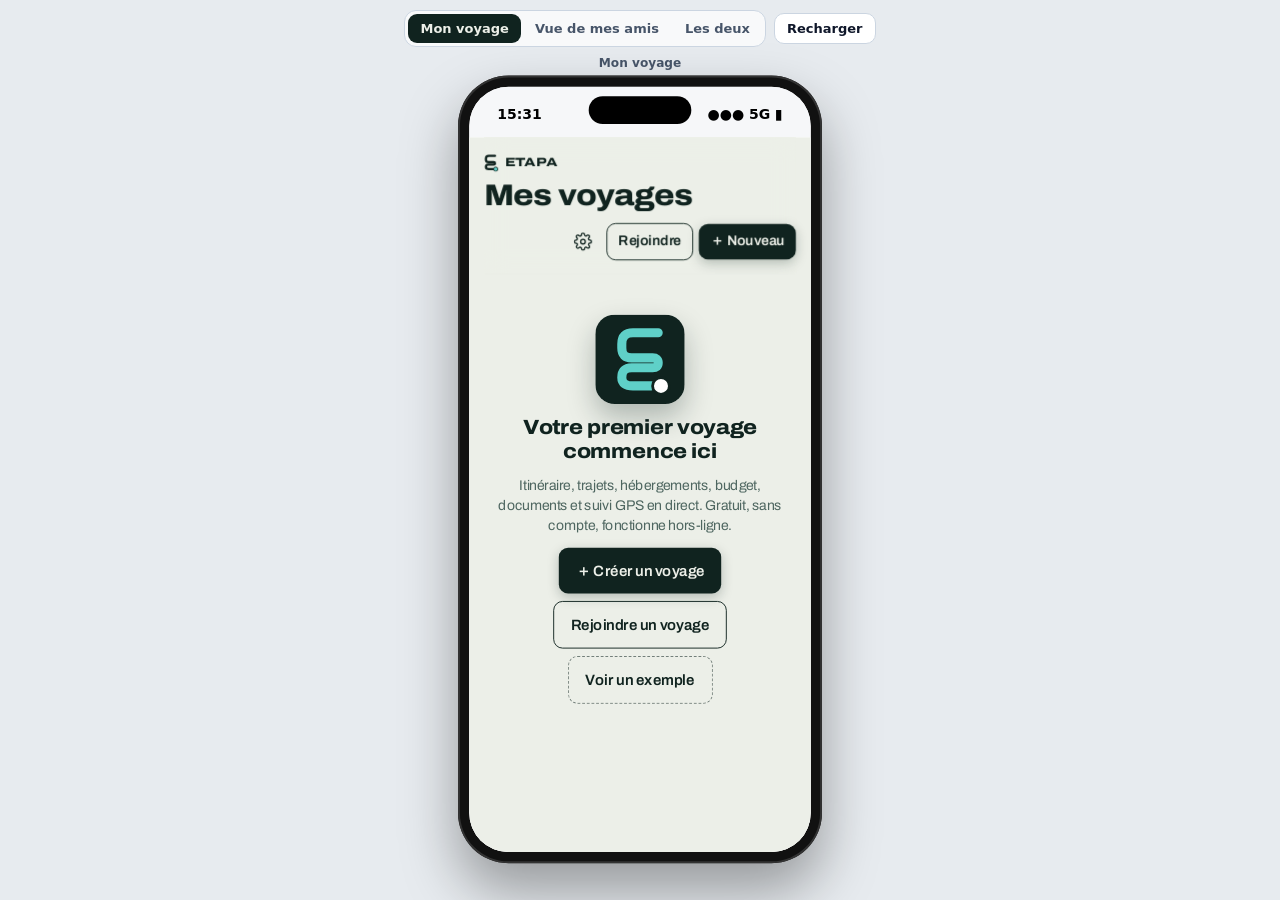
<file: phone.html>
<!doctype html>
<html lang="fr">
<head>
<meta charset="utf-8">
<meta name="viewport" content="width=device-width, initial-scale=1">
<title>Etapa · aperçu téléphone</title>
<style>
  :root { color-scheme: light dark; }
  html, body { margin: 0; height: 100%; }
  body { background: #e7ebef; font: 13px -apple-system, system-ui, sans-serif; color: #475569; overflow: hidden; }
  @media (prefers-color-scheme: dark) { body { background: #0b1220; color: #94a3b8; } }
  .bar { position: fixed; top: 0; left: 0; right: 0; z-index: 5; display: flex; justify-content: center; align-items: center; gap: 8px; padding: 10px 12px; flex-wrap: wrap; }
  .seg { display: inline-flex; background: rgba(255, 255, 255, .7); border: 1px solid #cbd5e1; border-radius: 12px; padding: 3px; gap: 2px; }
  @media (prefers-color-scheme: dark) { .seg { background: #1a2438; border-color: #243049; } }
  .seg button { font: 600 13px -apple-system, system-ui, sans-serif; border: 0; background: none; color: inherit; padding: 7px 12px; border-radius: 9px; cursor: pointer; }
  .seg button.on { background: #10231f; color: #ecefe8; }
  .tool { font: 600 13px -apple-system, system-ui, sans-serif; padding: 7px 12px; border-radius: 10px; border: 1px solid #cbd5e1; background: #fff; color: #0f172a; cursor: pointer; }
  .stage { position: absolute; top: 56px; left: 0; right: 0; bottom: 0; display: flex; justify-content: center; align-items: flex-start; gap: 24px; }
  .col { display: flex; flex-direction: column; align-items: center; gap: 6px; transform-origin: top center; }
  .col[hidden] { display: none; }
  .label { font-weight: 700; font-size: 13px; }
  .phone { position: relative; width: 390px; height: 844px; border-radius: 54px; padding: 12px; background: #111; box-shadow: 0 30px 60px rgba(0,0,0,.35), inset 0 0 0 2px #333; box-sizing: border-box; }
  .phone::before { content: ''; position: absolute; top: 22px; left: 50%; transform: translateX(-50%); width: 110px; height: 30px; background: #000; border-radius: 20px; z-index: 2; }
  .screen { position: relative; width: 100%; height: 100%; border-radius: 42px; overflow: hidden; background: #fff; display: flex; flex-direction: column; }
  .status { height: 48px; flex: none; display: flex; justify-content: space-between; align-items: center; padding: 6px 30px 0; font: 600 15px -apple-system, system-ui, sans-serif; color: #000; background: #f6f7f9; }
  @media (prefers-color-scheme: dark) { .status { background: #0b1220; color: #fff; } }
  iframe { width: 100%; flex: 1; border: 0; background: #fff; display: block; }
</style>
</head>
<body>
<div class="bar">
  <div class="seg" role="tablist" aria-label="Écran affiché">
    <button data-mode="app" role="tab">Mon voyage</button>
    <button data-mode="friends" role="tab">Vue de mes amis</button>
    <button data-mode="both" role="tab">Les deux</button>
  </div>
  <button class="tool" id="reload" title="Recharger pour voir les dernières modifications">Recharger</button>
</div>
<div class="stage" id="stage">
  <div class="col" id="col-app">
    <span class="label">Mon voyage</span>
    <div class="phone"><div class="screen"><div class="status"><span class="clock">9:41</span><span>●●● 5G ▮</span></div><iframe id="app" title="Mon voyage"></iframe></div></div>
  </div>
  <div class="col" id="col-friends">
    <span class="label">Ce que voient mes amis</span>
    <div class="phone"><div class="screen"><div class="status"><span class="clock">9:41</span><span>●●● 5G ▮</span></div><iframe id="friends" title="Vue des amis"></iframe></div></div>
  </div>
</div>
<script>
  const $ = (s) => document.querySelector(s);
  const app = $('#app'), friends = $('#friends');
  const store = { get: (k) => { try { return localStorage.getItem(k); } catch { return null; } }, set: (k, v) => { try { localStorage.setItem(k, v); } catch {} } };
  let mode = store.get('phone-mode') || 'app';

  // Le voyage ouvert dans l'app est celui montré dans la vue des amis
  const currentTrip = () => {
    try { const m = app.contentWindow.location.hash.match(/#\/trip\/([^/]+)/); if (m) { store.set('phone-trip', m[1]); return m[1]; } } catch {}
    return store.get('phone-trip') || '';
  };
  const friendsSrc = () => `share.html?demo=${encodeURIComponent(currentTrip())}&r=${Date.now()}`;

  function apply() {
    document.querySelectorAll('.seg button').forEach((b) => b.classList.toggle('on', b.dataset.mode === mode));
    $('#col-app').hidden = mode === 'friends';
    $('#col-friends').hidden = mode === 'app';
    if (mode !== 'app') friends.src = friendsSrc();
    fit();
  }
  document.querySelectorAll('.seg button').forEach((b) => (b.onclick = () => { currentTrip(); mode = b.dataset.mode; store.set('phone-mode', mode); apply(); }));
  $('#reload').onclick = () => {
    if (mode !== 'friends') app.contentWindow.location.reload();
    if (mode !== 'app') friends.src = friendsSrc();
  };

  // Le téléphone se réduit pour tenir dans la fenêtre (deux téléphones en mode « les deux »)
  function fit() {
    const n = mode === 'both' ? 2 : 1;
    const k = Math.min(1, (innerHeight - 90) / 868, (innerWidth - 24 - (n - 1) * 24) / (390 * n));
    const gap = 24 * k;
    $('#stage').style.gap = `${gap}px`;
    document.querySelectorAll('.col').forEach((c) => { c.style.transform = `scale(${k})`; c.style.margin = `0 ${-(390 * (1 - k)) / 2}px`; });
  }
  addEventListener('resize', fit);

  // Quand on ouvre un voyage dans l'app, la vue des amis suit automatiquement
  let lastTrip = '';
  setInterval(() => {
    const id = currentTrip();
    if (mode === 'both' && id && id !== lastTrip) { lastTrip = id; friends.src = friendsSrc(); }
    if (id) lastTrip = id;
  }, 1500);

  // Mode « les deux » : chaque modification dans l'app rafraîchit la vue des amis (en gardant le défilement)
  let refreshTimer = null, keepScroll = 0;
  const refreshFriends = () => {
    if (mode !== 'both') return;
    clearTimeout(refreshTimer);
    refreshTimer = setTimeout(() => {
      try { keepScroll = friends.contentWindow.scrollY; } catch { keepScroll = 0; }
      friends.src = friendsSrc();
    }, 2000);
  };
  friends.addEventListener('load', () => { if (keepScroll) setTimeout(() => { try { friends.contentWindow.scrollTo(0, keepScroll); } catch {} keepScroll = 0; }, 900); });
  app.addEventListener('load', () => { try { app.contentDocument.addEventListener('change', refreshFriends, true); } catch {} });

  const tick = () => document.querySelectorAll('.clock').forEach((c) => (c.textContent = new Date().toLocaleTimeString('fr-FR', { hour: '2-digit', minute: '2-digit' })));
  tick(); setInterval(tick, 30000);

  app.src = 'index.html' + (store.get('phone-trip') ? `#/trip/${store.get('phone-trip')}/itin` : '');
  apply();
</script>
</body>
</html>
</file>
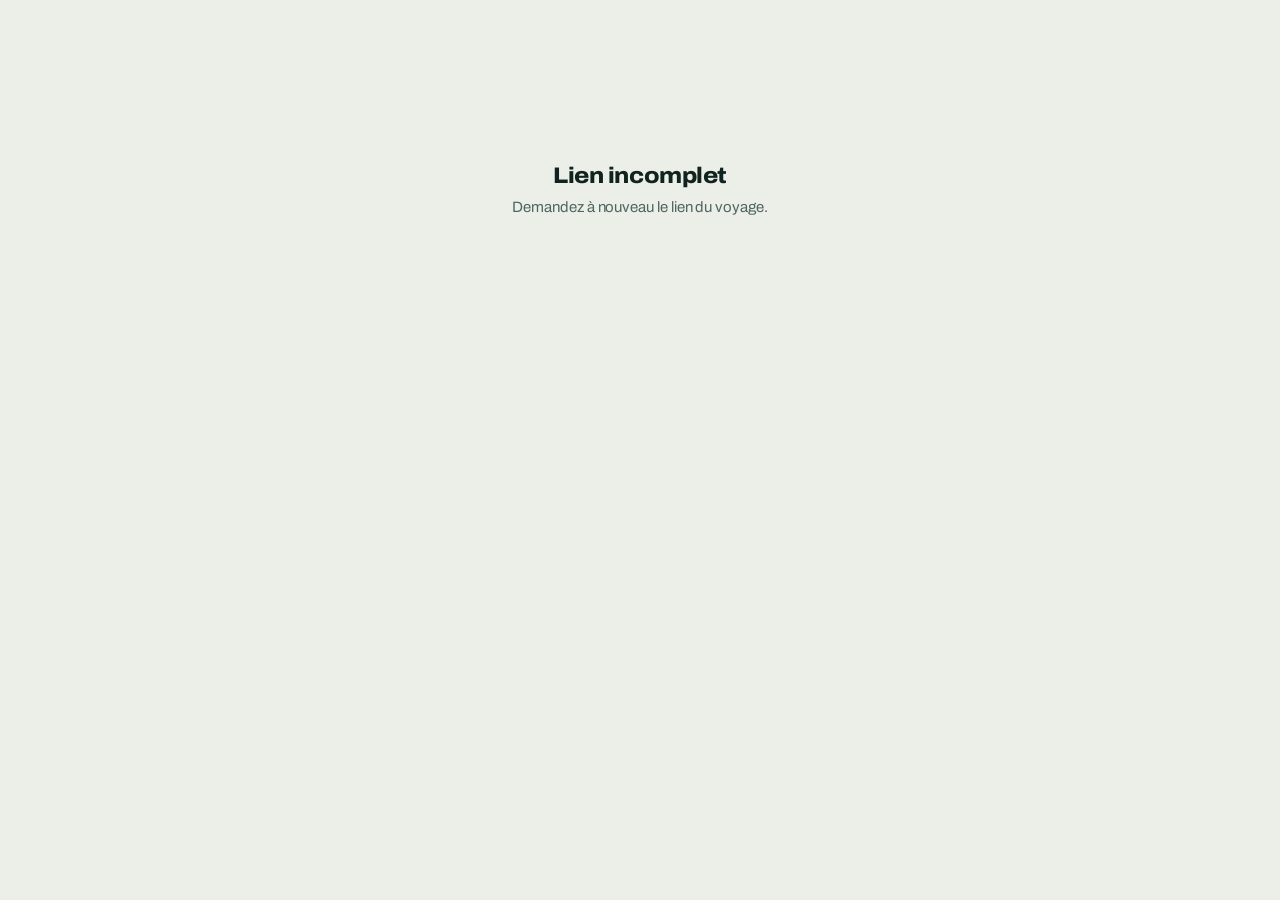
<file: share.html>
<!doctype html>
<html lang="fr" data-theme="light">
<head>
  <meta charset="utf-8">
  <meta name="viewport" content="width=device-width, initial-scale=1, maximum-scale=1, viewport-fit=cover">
  <meta name="theme-color" content="#10231f">
  <meta name="apple-mobile-web-app-capable" content="yes">
  <title>Etapa · voyage partagé</title>
  <meta name="description" content="On vous invite à suivre un voyage : la carte, les étapes et les photos au fil de la route. Aimez et commentez chaque moment !">
  <meta property="og:type" content="website">
  <meta property="og:site_name" content="Etapa">
  <meta property="og:title" content="Suivez le voyage en direct sur Etapa">
  <meta property="og:description" content="On vous invite à suivre un voyage : la carte, les étapes et les photos au fil de la route. Aimez et commentez chaque moment !">
  <meta property="og:image" content="https://oseg-megamind.github.io/capnord/icons/og-suivre.png">
  <meta property="og:image:width" content="1200">
  <meta property="og:image:height" content="630">
  <meta property="og:url" content="https://oseg-megamind.github.io/capnord/share.html">
  <meta name="twitter:card" content="summary_large_image">
  <link rel="icon" href="icons/etapa.svg" type="image/svg+xml">
  <link rel="apple-touch-icon" href="icons/etapa-180.png">
  <link rel="preconnect" href="https://fonts.googleapis.com">
  <link rel="preconnect" href="https://fonts.gstatic.com" crossorigin>
  <link rel="stylesheet" href="https://fonts.googleapis.com/css2?family=Archivo:wdth,wght@100..125,400..800&family=JetBrains+Mono:wght@500;700&display=swap">
  <link rel="stylesheet" href="vendor/leaflet/leaflet.css">
  <link rel="stylesheet" href="css/style.css">
  <link rel="stylesheet" href="css/share.css">
</head>
<body class="share-page">
  <div id="sh"><div class="boot"><img src="icons/etapa.svg" alt="Etapa" width="88" height="88"></div></div>
  <div id="modal-root"></div>
  <div id="toast-root"></div>
  <script src="vendor/leaflet/leaflet.js"></script>
  <script src="vendor/supabase.js"></script>
  <script type="module" src="js/share.js"></script>
</body>
</html>
</file>
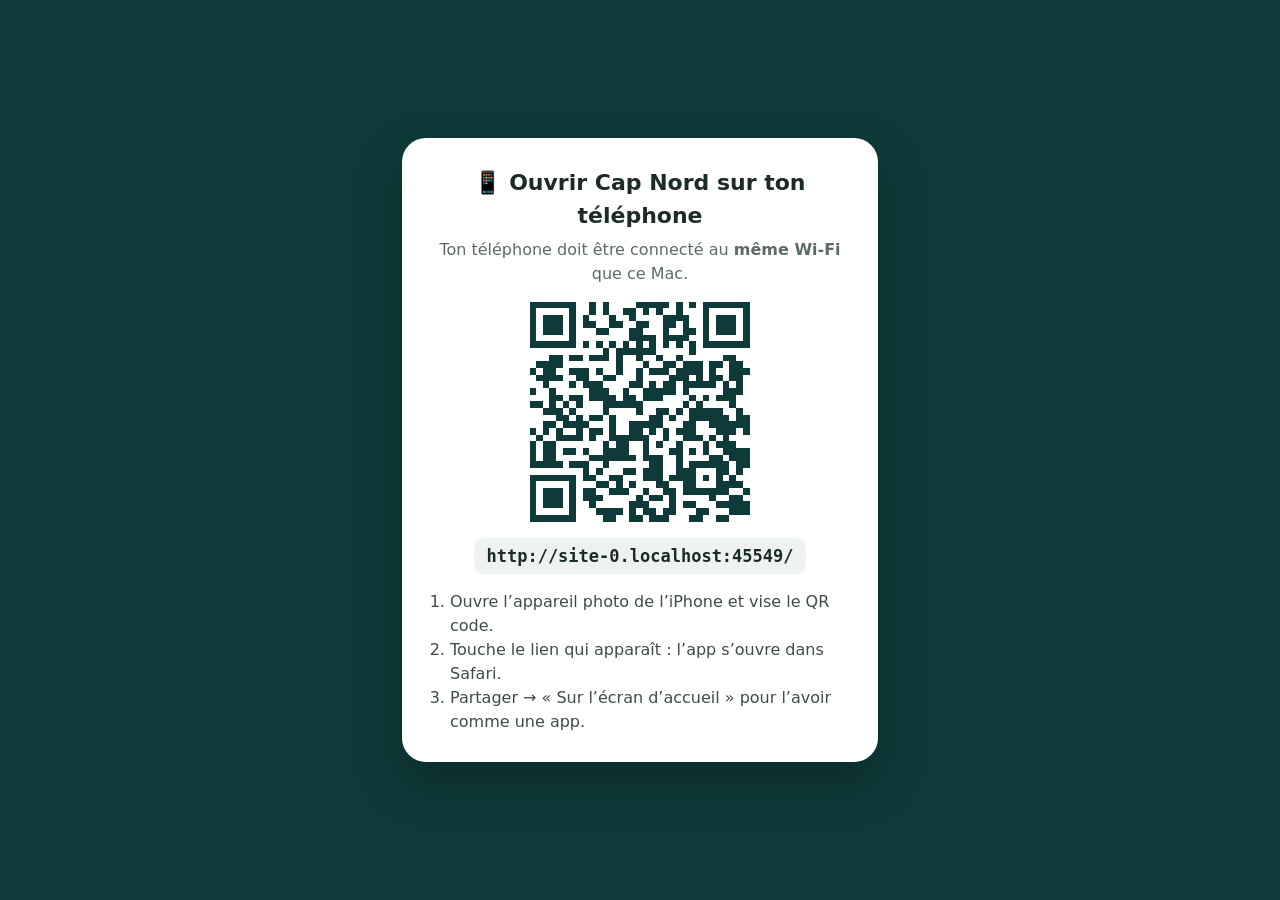
<file: telephone.html>
<!doctype html>
<html lang="fr">
<head>
<meta charset="utf-8">
<meta name="viewport" content="width=device-width, initial-scale=1">
<title>Ouvrir sur le téléphone</title>
<style>
  body { margin: 0; min-height: 100vh; display: grid; place-items: center; background: #0e3b3a; color: #eef3f1; font: 16px/1.5 -apple-system, system-ui, sans-serif; padding: 24px 16px; box-sizing: border-box; }
  .card { background: #fff; color: #1b2b2a; border-radius: 24px; padding: 28px; max-width: 420px; text-align: center; box-shadow: 0 20px 50px rgba(0,0,0,.3); }
  h1 { margin: 0 0 6px; font-size: 22px; }
  p { margin: 0 0 16px; color: #5b6b69; }
  #qr { display: grid; place-items: center; margin: 8px auto 16px; }
  .url { font: 600 17px ui-monospace, Menlo, monospace; background: #eef3f1; border-radius: 10px; padding: 8px 12px; display: inline-block; user-select: all; }
  ol { text-align: left; color: #3d4c4a; padding-left: 20px; margin: 16px 0 0; }
</style>
</head>
<body>
<div class="card">
  <h1>📱 Ouvrir Cap Nord sur ton téléphone</h1>
  <p>Ton téléphone doit être connecté au <b>même Wi-Fi</b> que ce Mac.</p>
  <div id="qr"></div>
  <div class="url" id="url"></div>
  <ol>
    <li>Ouvre l’appareil photo de l’iPhone et vise le QR code.</li>
    <li>Touche le lien qui apparaît : l’app s’ouvre dans Safari.</li>
    <li>Partager → « Sur l’écran d’accueil » pour l’avoir comme une app.</li>
  </ol>
</div>
<script src="vendor/qrcode.min.js"></script>
<script>
  const url = new URLSearchParams(location.search).get('u') || location.origin + '/';
  document.getElementById('url').textContent = url;
  new QRCode(document.getElementById('qr'), { text: url, width: 220, height: 220, colorDark: '#0e3b3a', colorLight: '#ffffff' });
</script>
</body>
</html>
</file>
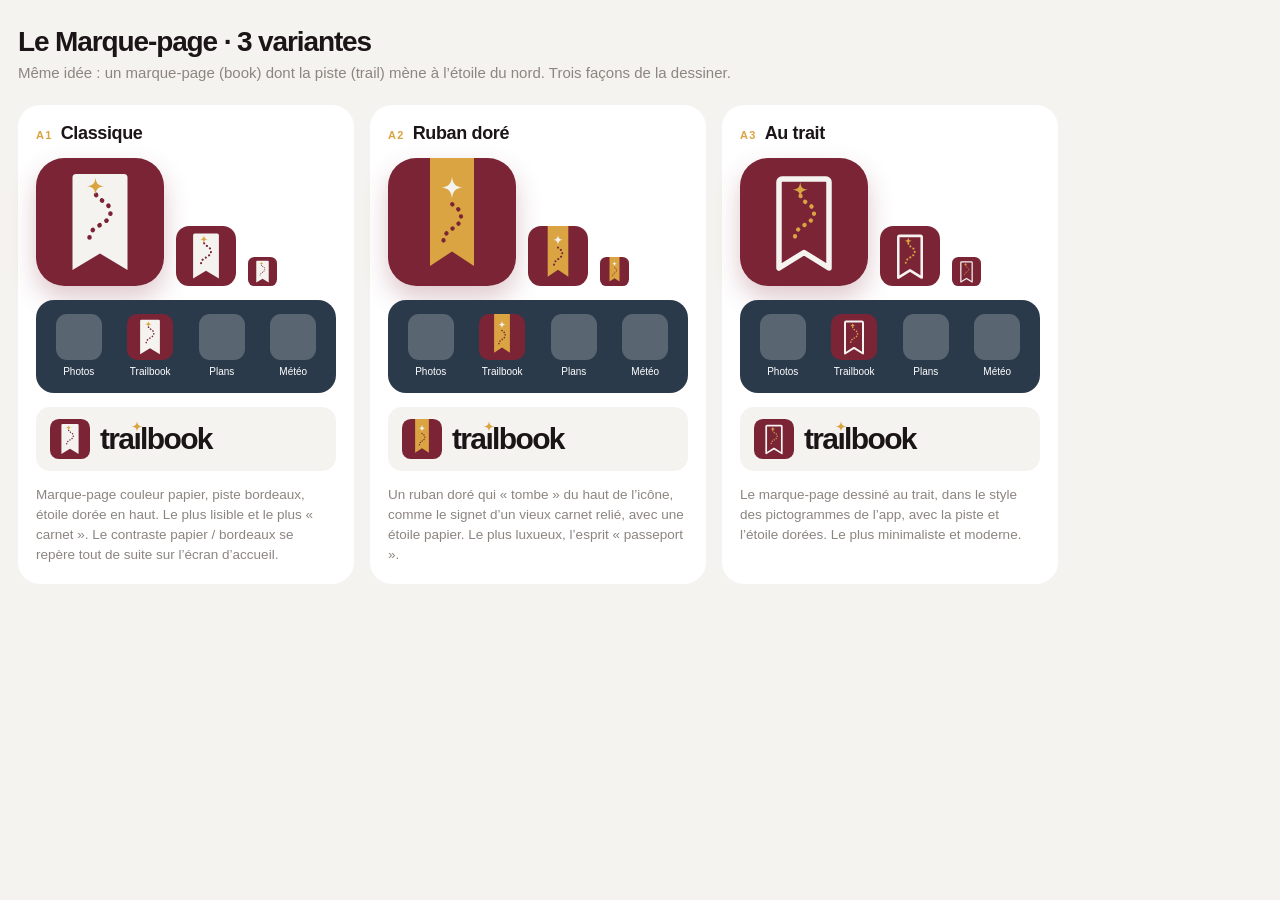
<file: variantes-a.html>
<!doctype html>
<html lang="fr">
<head>
<meta charset="utf-8">
<meta name="viewport" content="width=device-width, initial-scale=1">
<title>Trailbook · variantes du Marque-page</title>
<style>
  :root { --bordeaux: #7a2436; --or: #d9a441; --encre: #1b1517; --papier: #f5f3ef; --pierre: #8c8580; --sable: #e9e4dc;
    --font: -apple-system, BlinkMacSystemFont, 'SF Pro Text', 'Helvetica Neue', Arial, sans-serif; --display: -apple-system, BlinkMacSystemFont, 'SF Pro Display', 'Helvetica Neue', Arial, sans-serif; }
  * { box-sizing: border-box; }
  body { margin: 0; background: var(--papier); color: var(--encre); font: 15px/1.5 var(--font); padding: 26px 18px 50px; }
  h1 { margin: 0 0 4px; font: 700 28px var(--display); letter-spacing: -.04em; }
  .lead { margin: 0 0 20px; color: var(--pierre); }
  .grid { display: grid; grid-template-columns: repeat(auto-fit, minmax(290px, 1fr)); gap: 16px; max-width: 1040px; }
  .v { background: #fff; border-radius: 22px; padding: 18px; display: flex; flex-direction: column; gap: 14px; }
  .v h2 { margin: 0; font: 650 18px var(--display); letter-spacing: -.02em; display: flex; gap: 8px; align-items: baseline; }
  .v h2 span { font: 700 11px var(--font); letter-spacing: .12em; color: var(--or); }
  .v p { margin: 0; color: var(--pierre); font-size: 13.5px; }
  .tiles { display: flex; align-items: flex-end; gap: 12px; }
  .tiles svg { border-radius: 22%; }
  .big { width: 128px; height: 128px; box-shadow: 0 12px 26px rgba(122, 36, 54, .25); }
  .mid { width: 60px; height: 60px; }
  .sm { width: 29px; height: 29px; }
  .home { border-radius: 18px; padding: 14px 12px; display: grid; grid-template-columns: repeat(4, 1fr); gap: 10px; background: #2b3a4a; }
  .home div { display: flex; flex-direction: column; align-items: center; gap: 4px; color: #fff; font-size: 10px; }
  .home i { width: 46px; height: 46px; border-radius: 11px; background: rgba(255, 255, 255, .22); display: block; }
  .home svg { width: 46px; height: 46px; border-radius: 22%; }
  .lock { display: flex; align-items: center; gap: 10px; padding: 12px 14px; border-radius: 14px; background: var(--papier); }
  .lock svg { width: 40px; height: 40px; border-radius: 22%; flex: none; }
  .wm { font: 700 30px/1 var(--display); letter-spacing: -.055em; display: inline-flex; align-items: baseline; }
  .wm .i { position: relative; display: inline-block; }
  .wm .i svg { position: absolute; left: 50%; top: -.1em; width: .36em; height: .36em; transform: translateX(-50%); border-radius: 0; }
</style>
</head>
<body>
<svg width="0" height="0" style="position:absolute" aria-hidden="true">
  <defs>
    <symbol id="star" viewBox="0 0 100 100"><path d="M50 0 C53 34 66 47 100 50 C66 53 53 66 50 100 C47 66 34 53 0 50 C34 47 47 34 50 0 Z"/></symbol>

    <!-- A1 · Classique : marque-page papier, piste bordeaux, étoile or -->
    <symbol id="a1" viewBox="0 0 512 512">
      <rect width="512" height="512" fill="#7a2436"/>
      <path d="M160 64h192a14 14 0 0 1 14 14v370l-110-66-110 66V78a14 14 0 0 1 14-14Z" fill="#f5f3ef"/>
      <path d="M214 318c0-50 84-50 84-100s-60-44-60-82" fill="none" stroke="#7a2436" stroke-width="18" stroke-linecap="round" stroke-dasharray="1 32"/>
      <use href="#star" x="203" y="78" width="70" height="70" fill="#d9a441"/>
    </symbol>

    <!-- A2 · Or : marque-page doré sur bordeaux, piste bordeaux, étoile papier -->
    <symbol id="a2" viewBox="0 0 512 512">
      <rect width="512" height="512" fill="#7a2436"/>
      <path d="M168 0h176v432l-88-58-88 58Z" fill="#d9a441"/>
      <path d="M222 330c0-46 70-48 70-94s-48-42-48-76" fill="none" stroke="#7a2436" stroke-width="17" stroke-linecap="round" stroke-dasharray="1 30"/>
      <use href="#star" x="212" y="74" width="88" height="88" fill="#f5f3ef"/>
    </symbol>

    <!-- A3 · Trait : marque-page au trait (comme les pictogrammes), piste et étoile or -->
    <symbol id="a3" viewBox="0 0 512 512">
      <rect width="512" height="512" fill="#7a2436"/>
      <path d="M168 84h176a12 12 0 0 1 12 12v344l-100-62-100 62V96a12 12 0 0 1 12-12Z" fill="none" stroke="#f5f3ef" stroke-width="22" stroke-linejoin="round"/>
      <path d="M220 314c0-46 76-46 76-92s-54-40-54-74" fill="none" stroke="#d9a441" stroke-width="17" stroke-linecap="round" stroke-dasharray="1 30"/>
      <use href="#star" x="210" y="96" width="62" height="62" fill="#d9a441"/>
    </symbol>
  </defs>
</svg>

<h1>Le Marque-page · 3 variantes</h1>
<p class="lead">Même idée : un marque-page (book) dont la piste (trail) mène à l’étoile du nord. Trois façons de la dessiner.</p>

<div class="grid">
  <section class="v">
    <h2><span>A1</span>Classique</h2>
    <div class="tiles"><svg class="big" viewBox="0 0 512 512"><use href="#a1"/></svg><svg class="mid" viewBox="0 0 512 512"><use href="#a1"/></svg><svg class="sm" viewBox="0 0 512 512"><use href="#a1"/></svg></div>
    <div class="home"><div><i></i>Photos</div><div><svg viewBox="0 0 512 512"><use href="#a1"/></svg>Trailbook</div><div><i></i>Plans</div><div><i></i>Météo</div></div>
    <div class="lock"><svg viewBox="0 0 512 512"><use href="#a1"/></svg><span class="wm">tra<span class="i">ı<svg viewBox="0 0 100 100" fill="#d9a441"><use href="#star"/></svg></span>lbook</span></div>
    <p>Marque-page couleur papier, piste bordeaux, étoile dorée en haut. Le plus lisible et le plus « carnet ». Le contraste papier / bordeaux se repère tout de suite sur l’écran d’accueil.</p>
  </section>

  <section class="v">
    <h2><span>A2</span>Ruban doré</h2>
    <div class="tiles"><svg class="big" viewBox="0 0 512 512"><use href="#a2"/></svg><svg class="mid" viewBox="0 0 512 512"><use href="#a2"/></svg><svg class="sm" viewBox="0 0 512 512"><use href="#a2"/></svg></div>
    <div class="home"><div><i></i>Photos</div><div><svg viewBox="0 0 512 512"><use href="#a2"/></svg>Trailbook</div><div><i></i>Plans</div><div><i></i>Météo</div></div>
    <div class="lock"><svg viewBox="0 0 512 512"><use href="#a2"/></svg><span class="wm">tra<span class="i">ı<svg viewBox="0 0 100 100" fill="#d9a441"><use href="#star"/></svg></span>lbook</span></div>
    <p>Un ruban doré qui « tombe » du haut de l’icône, comme le signet d’un vieux carnet relié, avec une étoile papier. Le plus luxueux, l’esprit « passeport ».</p>
  </section>

  <section class="v">
    <h2><span>A3</span>Au trait</h2>
    <div class="tiles"><svg class="big" viewBox="0 0 512 512"><use href="#a3"/></svg><svg class="mid" viewBox="0 0 512 512"><use href="#a3"/></svg><svg class="sm" viewBox="0 0 512 512"><use href="#a3"/></svg></div>
    <div class="home"><div><i></i>Photos</div><div><svg viewBox="0 0 512 512"><use href="#a3"/></svg>Trailbook</div><div><i></i>Plans</div><div><i></i>Météo</div></div>
    <div class="lock"><svg viewBox="0 0 512 512"><use href="#a3"/></svg><span class="wm">tra<span class="i">ı<svg viewBox="0 0 100 100" fill="#d9a441"><use href="#star"/></svg></span>lbook</span></div>
    <p>Le marque-page dessiné au trait, dans le style des pictogrammes de l’app, avec la piste et l’étoile dorées. Le plus minimaliste et moderne.</p>
  </section>
</div>
</body>
</html>
</file>
<file: vendor/leaflet/leaflet.css>
/* required styles */

.leaflet-pane,
.leaflet-tile,
.leaflet-marker-icon,
.leaflet-marker-shadow,
.leaflet-tile-container,
.leaflet-pane > svg,
.leaflet-pane > canvas,
.leaflet-zoom-box,
.leaflet-image-layer,
.leaflet-layer {
	position: absolute;
	left: 0;
	top: 0;
	}
.leaflet-container {
	overflow: hidden;
	}
.leaflet-tile,
.leaflet-marker-icon,
.leaflet-marker-shadow {
	-webkit-user-select: none;
	   -moz-user-select: none;
	        user-select: none;
	  -webkit-user-drag: none;
	}
/* Prevents IE11 from highlighting tiles in blue */
.leaflet-tile::selection {
	background: transparent;
}
/* Safari renders non-retina tile on retina better with this, but Chrome is worse */
.leaflet-safari .leaflet-tile {
	image-rendering: -webkit-optimize-contrast;
	}
/* hack that prevents hw layers "stretching" when loading new tiles */
.leaflet-safari .leaflet-tile-container {
	width: 1600px;
	height: 1600px;
	-webkit-transform-origin: 0 0;
	}
.leaflet-marker-icon,
.leaflet-marker-shadow {
	display: block;
	}
/* .leaflet-container svg: reset svg max-width decleration shipped in Joomla! (joomla.org) 3.x */
/* .leaflet-container img: map is broken in FF if you have max-width: 100% on tiles */
.leaflet-container .leaflet-overlay-pane svg {
	max-width: none !important;
	max-height: none !important;
	}
.leaflet-container .leaflet-marker-pane img,
.leaflet-container .leaflet-shadow-pane img,
.leaflet-container .leaflet-tile-pane img,
.leaflet-container img.leaflet-image-layer,
.leaflet-container .leaflet-tile {
	max-width: none !important;
	max-height: none !important;
	width: auto;
	padding: 0;
	}

.leaflet-container img.leaflet-tile {
	/* See: https://bugs.chromium.org/p/chromium/issues/detail?id=600120 */
	mix-blend-mode: plus-lighter;
}

.leaflet-container.leaflet-touch-zoom {
	-ms-touch-action: pan-x pan-y;
	touch-action: pan-x pan-y;
	}
.leaflet-container.leaflet-touch-drag {
	-ms-touch-action: pinch-zoom;
	/* Fallback for FF which doesn't support pinch-zoom */
	touch-action: none;
	touch-action: pinch-zoom;
}
.leaflet-container.leaflet-touch-drag.leaflet-touch-zoom {
	-ms-touch-action: none;
	touch-action: none;
}
.leaflet-container {
	-webkit-tap-highlight-color: transparent;
}
.leaflet-container a {
	-webkit-tap-highlight-color: rgba(51, 181, 229, 0.4);
}
.leaflet-tile {
	filter: inherit;
	visibility: hidden;
	}
.leaflet-tile-loaded {
	visibility: inherit;
	}
.leaflet-zoom-box {
	width: 0;
	height: 0;
	-moz-box-sizing: border-box;
	     box-sizing: border-box;
	z-index: 800;
	}
/* workaround for https://bugzilla.mozilla.org/show_bug.cgi?id=888319 */
.leaflet-overlay-pane svg {
	-moz-user-select: none;
	}

.leaflet-pane         { z-index: 400; }

.leaflet-tile-pane    { z-index: 200; }
.leaflet-overlay-pane { z-index: 400; }
.leaflet-shadow-pane  { z-index: 500; }
.leaflet-marker-pane  { z-index: 600; }
.leaflet-tooltip-pane   { z-index: 650; }
.leaflet-popup-pane   { z-index: 700; }

.leaflet-map-pane canvas { z-index: 100; }
.leaflet-map-pane svg    { z-index: 200; }

.leaflet-vml-shape {
	width: 1px;
	height: 1px;
	}
.lvml {
	behavior: url(#default#VML);
	display: inline-block;
	position: absolute;
	}


/* control positioning */

.leaflet-control {
	position: relative;
	z-index: 800;
	pointer-events: visiblePainted; /* IE 9-10 doesn't have auto */
	pointer-events: auto;
	}
.leaflet-top,
.leaflet-bottom {
	position: absolute;
	z-index: 1000;
	pointer-events: none;
	}
.leaflet-top {
	top: 0;
	}
.leaflet-right {
	right: 0;
	}
.leaflet-bottom {
	bottom: 0;
	}
.leaflet-left {
	left: 0;
	}
.leaflet-control {
	float: left;
	clear: both;
	}
.leaflet-right .leaflet-control {
	float: right;
	}
.leaflet-top .leaflet-control {
	margin-top: 10px;
	}
.leaflet-bottom .leaflet-control {
	margin-bottom: 10px;
	}
.leaflet-left .leaflet-control {
	margin-left: 10px;
	}
.leaflet-right .leaflet-control {
	margin-right: 10px;
	}


/* zoom and fade animations */

.leaflet-fade-anim .leaflet-popup {
	opacity: 0;
	-webkit-transition: opacity 0.2s linear;
	   -moz-transition: opacity 0.2s linear;
	        transition: opacity 0.2s linear;
	}
.leaflet-fade-anim .leaflet-map-pane .leaflet-popup {
	opacity: 1;
	}
.leaflet-zoom-animated {
	-webkit-transform-origin: 0 0;
	    -ms-transform-origin: 0 0;
	        transform-origin: 0 0;
	}
svg.leaflet-zoom-animated {
	will-change: transform;
}

.leaflet-zoom-anim .leaflet-zoom-animated {
	-webkit-transition: -webkit-transform 0.25s cubic-bezier(0,0,0.25,1);
	   -moz-transition:    -moz-transform 0.25s cubic-bezier(0,0,0.25,1);
	        transition:         transform 0.25s cubic-bezier(0,0,0.25,1);
	}
.leaflet-zoom-anim .leaflet-tile,
.leaflet-pan-anim .leaflet-tile {
	-webkit-transition: none;
	   -moz-transition: none;
	        transition: none;
	}

.leaflet-zoom-anim .leaflet-zoom-hide {
	visibility: hidden;
	}


/* cursors */

.leaflet-interactive {
	cursor: pointer;
	}
.leaflet-grab {
	cursor: -webkit-grab;
	cursor:    -moz-grab;
	cursor:         grab;
	}
.leaflet-crosshair,
.leaflet-crosshair .leaflet-interactive {
	cursor: crosshair;
	}
.leaflet-popup-pane,
.leaflet-control {
	cursor: auto;
	}
.leaflet-dragging .leaflet-grab,
.leaflet-dragging .leaflet-grab .leaflet-interactive,
.leaflet-dragging .leaflet-marker-draggable {
	cursor: move;
	cursor: -webkit-grabbing;
	cursor:    -moz-grabbing;
	cursor:         grabbing;
	}

/* marker & overlays interactivity */
.leaflet-marker-icon,
.leaflet-marker-shadow,
.leaflet-image-layer,
.leaflet-pane > svg path,
.leaflet-tile-container {
	pointer-events: none;
	}

.leaflet-marker-icon.leaflet-interactive,
.leaflet-image-layer.leaflet-interactive,
.leaflet-pane > svg path.leaflet-interactive,
svg.leaflet-image-layer.leaflet-interactive path {
	pointer-events: visiblePainted; /* IE 9-10 doesn't have auto */
	pointer-events: auto;
	}

/* visual tweaks */

.leaflet-container {
	background: #ddd;
	outline-offset: 1px;
	}
.leaflet-container a {
	color: #0078A8;
	}
.leaflet-zoom-box {
	border: 2px dotted #38f;
	background: rgba(255,255,255,0.5);
	}


/* general typography */
.leaflet-container {
	font-family: "Helvetica Neue", Arial, Helvetica, sans-serif;
	font-size: 12px;
	font-size: 0.75rem;
	line-height: 1.5;
	}


/* general toolbar styles */

.leaflet-bar {
	box-shadow: 0 1px 5px rgba(0,0,0,0.65);
	border-radius: 4px;
	}
.leaflet-bar a {
	background-color: #fff;
	border-bottom: 1px solid #ccc;
	width: 26px;
	height: 26px;
	line-height: 26px;
	display: block;
	text-align: center;
	text-decoration: none;
	color: black;
	}
.leaflet-bar a,
.leaflet-control-layers-toggle {
	background-position: 50% 50%;
	background-repeat: no-repeat;
	display: block;
	}
.leaflet-bar a:hover,
.leaflet-bar a:focus {
	background-color: #f4f4f4;
	}
.leaflet-bar a:first-child {
	border-top-left-radius: 4px;
	border-top-right-radius: 4px;
	}
.leaflet-bar a:last-child {
	border-bottom-left-radius: 4px;
	border-bottom-right-radius: 4px;
	border-bottom: none;
	}
.leaflet-bar a.leaflet-disabled {
	cursor: default;
	background-color: #f4f4f4;
	color: #bbb;
	}

.leaflet-touch .leaflet-bar a {
	width: 30px;
	height: 30px;
	line-height: 30px;
	}
.leaflet-touch .leaflet-bar a:first-child {
	border-top-left-radius: 2px;
	border-top-right-radius: 2px;
	}
.leaflet-touch .leaflet-bar a:last-child {
	border-bottom-left-radius: 2px;
	border-bottom-right-radius: 2px;
	}

/* zoom control */

.leaflet-control-zoom-in,
.leaflet-control-zoom-out {
	font: bold 18px 'Lucida Console', Monaco, monospace;
	text-indent: 1px;
	}

.leaflet-touch .leaflet-control-zoom-in, .leaflet-touch .leaflet-control-zoom-out  {
	font-size: 22px;
	}


/* layers control */

.leaflet-control-layers {
	box-shadow: 0 1px 5px rgba(0,0,0,0.4);
	background: #fff;
	border-radius: 5px;
	}
.leaflet-control-layers-toggle {
	background-image: url(images/layers.png);
	width: 36px;
	height: 36px;
	}
.leaflet-retina .leaflet-control-layers-toggle {
	background-image: url(images/layers-2x.png);
	background-size: 26px 26px;
	}
.leaflet-touch .leaflet-control-layers-toggle {
	width: 44px;
	height: 44px;
	}
.leaflet-control-layers .leaflet-control-layers-list,
.leaflet-control-layers-expanded .leaflet-control-layers-toggle {
	display: none;
	}
.leaflet-control-layers-expanded .leaflet-control-layers-list {
	display: block;
	position: relative;
	}
.leaflet-control-layers-expanded {
	padding: 6px 10px 6px 6px;
	color: #333;
	background: #fff;
	}
.leaflet-control-layers-scrollbar {
	overflow-y: scroll;
	overflow-x: hidden;
	padding-right: 5px;
	}
.leaflet-control-layers-selector {
	margin-top: 2px;
	position: relative;
	top: 1px;
	}
.leaflet-control-layers label {
	display: block;
	font-size: 13px;
	font-size: 1.08333em;
	}
.leaflet-control-layers-separator {
	height: 0;
	border-top: 1px solid #ddd;
	margin: 5px -10px 5px -6px;
	}

/* Default icon URLs */
.leaflet-default-icon-path { /* used only in path-guessing heuristic, see L.Icon.Default */
	background-image: url(images/marker-icon.png);
	}


/* attribution and scale controls */

.leaflet-container .leaflet-control-attribution {
	background: #fff;
	background: rgba(255, 255, 255, 0.8);
	margin: 0;
	}
.leaflet-control-attribution,
.leaflet-control-scale-line {
	padding: 0 5px;
	color: #333;
	line-height: 1.4;
	}
.leaflet-control-attribution a {
	text-decoration: none;
	}
.leaflet-control-attribution a:hover,
.leaflet-control-attribution a:focus {
	text-decoration: underline;
	}
.leaflet-attribution-flag {
	display: inline !important;
	vertical-align: baseline !important;
	width: 1em;
	height: 0.6669em;
	}
.leaflet-left .leaflet-control-scale {
	margin-left: 5px;
	}
.leaflet-bottom .leaflet-control-scale {
	margin-bottom: 5px;
	}
.leaflet-control-scale-line {
	border: 2px solid #777;
	border-top: none;
	line-height: 1.1;
	padding: 2px 5px 1px;
	white-space: nowrap;
	-moz-box-sizing: border-box;
	     box-sizing: border-box;
	background: rgba(255, 255, 255, 0.8);
	text-shadow: 1px 1px #fff;
	}
.leaflet-control-scale-line:not(:first-child) {
	border-top: 2px solid #777;
	border-bottom: none;
	margin-top: -2px;
	}
.leaflet-control-scale-line:not(:first-child):not(:last-child) {
	border-bottom: 2px solid #777;
	}

.leaflet-touch .leaflet-control-attribution,
.leaflet-touch .leaflet-control-layers,
.leaflet-touch .leaflet-bar {
	box-shadow: none;
	}
.leaflet-touch .leaflet-control-layers,
.leaflet-touch .leaflet-bar {
	border: 2px solid rgba(0,0,0,0.2);
	background-clip: padding-box;
	}


/* popup */

.leaflet-popup {
	position: absolute;
	text-align: center;
	margin-bottom: 20px;
	}
.leaflet-popup-content-wrapper {
	padding: 1px;
	text-align: left;
	border-radius: 12px;
	}
.leaflet-popup-content {
	margin: 13px 24px 13px 20px;
	line-height: 1.3;
	font-size: 13px;
	font-size: 1.08333em;
	min-height: 1px;
	}
.leaflet-popup-content p {
	margin: 17px 0;
	margin: 1.3em 0;
	}
.leaflet-popup-tip-container {
	width: 40px;
	height: 20px;
	position: absolute;
	left: 50%;
	margin-top: -1px;
	margin-left: -20px;
	overflow: hidden;
	pointer-events: none;
	}
.leaflet-popup-tip {
	width: 17px;
	height: 17px;
	padding: 1px;

	margin: -10px auto 0;
	pointer-events: auto;

	-webkit-transform: rotate(45deg);
	   -moz-transform: rotate(45deg);
	    -ms-transform: rotate(45deg);
	        transform: rotate(45deg);
	}
.leaflet-popup-content-wrapper,
.leaflet-popup-tip {
	background: white;
	color: #333;
	box-shadow: 0 3px 14px rgba(0,0,0,0.4);
	}
.leaflet-container a.leaflet-popup-close-button {
	position: absolute;
	top: 0;
	right: 0;
	border: none;
	text-align: center;
	width: 24px;
	height: 24px;
	font: 16px/24px Tahoma, Verdana, sans-serif;
	color: #757575;
	text-decoration: none;
	background: transparent;
	}
.leaflet-container a.leaflet-popup-close-button:hover,
.leaflet-container a.leaflet-popup-close-button:focus {
	color: #585858;
	}
.leaflet-popup-scrolled {
	overflow: auto;
	}

.leaflet-oldie .leaflet-popup-content-wrapper {
	-ms-zoom: 1;
	}
.leaflet-oldie .leaflet-popup-tip {
	width: 24px;
	margin: 0 auto;

	-ms-filter: "progid:DXImageTransform.Microsoft.Matrix(M11=0.70710678, M12=0.70710678, M21=-0.70710678, M22=0.70710678)";
	filter: progid:DXImageTransform.Microsoft.Matrix(M11=0.70710678, M12=0.70710678, M21=-0.70710678, M22=0.70710678);
	}

.leaflet-oldie .leaflet-control-zoom,
.leaflet-oldie .leaflet-control-layers,
.leaflet-oldie .leaflet-popup-content-wrapper,
.leaflet-oldie .leaflet-popup-tip {
	border: 1px solid #999;
	}


/* div icon */

.leaflet-div-icon {
	background: #fff;
	border: 1px solid #666;
	}


/* Tooltip */
/* Base styles for the element that has a tooltip */
.leaflet-tooltip {
	position: absolute;
	padding: 6px;
	background-color: #fff;
	border: 1px solid #fff;
	border-radius: 3px;
	color: #222;
	white-space: nowrap;
	-webkit-user-select: none;
	-moz-user-select: none;
	-ms-user-select: none;
	user-select: none;
	pointer-events: none;
	box-shadow: 0 1px 3px rgba(0,0,0,0.4);
	}
.leaflet-tooltip.leaflet-interactive {
	cursor: pointer;
	pointer-events: auto;
	}
.leaflet-tooltip-top:before,
.leaflet-tooltip-bottom:before,
.leaflet-tooltip-left:before,
.leaflet-tooltip-right:before {
	position: absolute;
	pointer-events: none;
	border: 6px solid transparent;
	background: transparent;
	content: "";
	}

/* Directions */

.leaflet-tooltip-bottom {
	margin-top: 6px;
}
.leaflet-tooltip-top {
	margin-top: -6px;
}
.leaflet-tooltip-bottom:before,
.leaflet-tooltip-top:before {
	left: 50%;
	margin-left: -6px;
	}
.leaflet-tooltip-top:before {
	bottom: 0;
	margin-bottom: -12px;
	border-top-color: #fff;
	}
.leaflet-tooltip-bottom:before {
	top: 0;
	margin-top: -12px;
	margin-left: -6px;
	border-bottom-color: #fff;
	}
.leaflet-tooltip-left {
	margin-left: -6px;
}
.leaflet-tooltip-right {
	margin-left: 6px;
}
.leaflet-tooltip-left:before,
.leaflet-tooltip-right:before {
	top: 50%;
	margin-top: -6px;
	}
.leaflet-tooltip-left:before {
	right: 0;
	margin-right: -12px;
	border-left-color: #fff;
	}
.leaflet-tooltip-right:before {
	left: 0;
	margin-left: -12px;
	border-right-color: #fff;
	}

/* Printing */

@media print {
	/* Prevent printers from removing background-images of controls. */
	.leaflet-control {
		-webkit-print-color-adjust: exact;
		print-color-adjust: exact;
		}
	}
</file>
<file: css/style.css>
:root {
  /* Etapa · charte « Tracé » : forêt, glacier, bistre ; les couleurs sont rares et ont toutes un sens */
  --bg: #ecefe8;
  --surface: #f7f8f4;
  --surface-2: #e4e9e2;
  --text: #10231f;
  --muted: #4e6660;
  --line: #d3dad3;
  --brand: #10231f;
  --brand-2: #0b6f69;
  --accent: #5fd0c8;
  --accent-ink: #10231f;
  --brass: #b8662f;
  --brand-ink: #ecefe8;
  --ok: #0b6f69;
  --ok-bg: #d4eeeb;
  --warn: #9a5222;
  --warn-bg: #f3e4d7;
  --danger: #ab3626;
  --eau: #3d6fb6;
  /* Soleil : ce qu'on met en avant (jour, prochaine étape, photos, astuces) */
  --soleil: #e9a23b;
  --soleil-ink: #3b2508;
  --soleil-texte: #8a5a0e;
  --soleil-bg: #fbedd3;
  --shadow: 0 1px 2px rgba(16, 35, 31, .05), 0 4px 14px rgba(16, 35, 31, .05);
  --shadow-lg: 0 18px 44px rgba(16, 35, 31, .22);
  --r: 12px;
  --trip: var(--brand);
  --spring: cubic-bezier(.2, .9, .25, 1.12);
  /* Une famille (Archivo, trois largeurs) + une police de données (JetBrains Mono) */
  --font: 'Archivo', 'Noto Sans', system-ui, -apple-system, 'Helvetica Neue', Arial, sans-serif;
  --font-display: 'Archivo', 'Noto Sans', system-ui, -apple-system, 'Helvetica Neue', Arial, sans-serif;
  --mono: 'JetBrains Mono', ui-monospace, Menlo, monospace;
  --ease: cubic-bezier(.22, .8, .3, 1);
  --safe-b: env(safe-area-inset-bottom, 0px);
  --safe-t: env(safe-area-inset-top, 0px);
  color-scheme: light;
}
@media (prefers-color-scheme: dark) {
  :root:not([data-theme="light"]) {
    --bg: #0b1916; --surface: #10231f; --surface-2: #17302a; --text: #e6ece6; --muted: #9fb3ad; --line: #24403a;
    --brand: #5fd0c8; --brand-2: #5fd0c8; --accent: #5fd0c8; --accent-ink: #10231f; --brass: #d98a55; --brand-ink: #10231f; --ok: #5fd0c8; --ok-bg: #123a35; --warn: #d98a55; --warn-bg: #33220f; --danger: #ff7a66; --eau: #7fa8e0; --soleil: #f0b257; --soleil-ink: #2b1a05; --soleil-texte: #f0b257; --soleil-bg: #3a2a12;
    --shadow: 0 1px 2px rgba(0, 0, 0, .35), 0 6px 18px rgba(0, 0, 0, .3); color-scheme: dark;
  }
}
:root[data-theme="dark"] {
  --bg: #0b1916; --surface: #10231f; --surface-2: #17302a; --text: #e6ece6; --muted: #9fb3ad; --line: #24403a;
    --brand: #5fd0c8; --brand-2: #5fd0c8; --accent: #5fd0c8; --accent-ink: #10231f; --brass: #d98a55; --brand-ink: #10231f; --ok: #5fd0c8; --ok-bg: #123a35; --warn: #d98a55; --warn-bg: #33220f; --danger: #ff7a66; --eau: #7fa8e0; --soleil: #f0b257; --soleil-ink: #2b1a05; --soleil-texte: #f0b257; --soleil-bg: #3a2a12;
  --shadow: 0 1px 2px rgba(0, 0, 0, .35), 0 6px 18px rgba(0, 0, 0, .3); color-scheme: dark;
}

* { box-sizing: border-box; }
html, body { margin: 0; height: 100%; }
body {
  background: var(--bg); color: var(--text);
  font: 15px/1.45 -apple-system, BlinkMacSystemFont, "SF Pro Text", "Segoe UI", Inter, Roboto, sans-serif;
  -webkit-font-smoothing: antialiased; -webkit-tap-highlight-color: transparent;
}
button, input, select, textarea { font: inherit; color: inherit; }
button { cursor: pointer; }
h1, h2, h3, h4 { margin: 0; line-height: 1.2; }
p { margin: 0; }
a { color: var(--brand); }
.hidden { display: none !important; }
.muted { color: var(--muted); }
.mono { font-family: ui-monospace, "SF Mono", Menlo, monospace; letter-spacing: .02em; }
.center { text-align: center; }
.spacer { flex: 1; }
.boot { display: grid; place-items: center; height: 100vh; font-size: 48px; }
.eyebrow { display: block; color: var(--muted); font-size: 12px; font-weight: 600; text-transform: uppercase; letter-spacing: .04em; }
.hint { color: var(--muted); font-size: 13px; }
.warn-txt { color: var(--warn); }

/* ---------- Boutons */
.btn {
  display: inline-flex; align-items: center; justify-content: center; gap: 6px;
  padding: 9px 14px; border-radius: 10px; border: 1px solid var(--line); background: var(--surface);
  font-weight: 600; text-decoration: none; color: var(--text); white-space: nowrap; transition: transform .1s, background .15s;
}
.btn:active { transform: scale(.97); }
.btn:hover { background: var(--surface-2); }
.btn.primary { background: var(--brand); border-color: var(--brand); color: var(--brand-ink); }
.btn.primary:hover { filter: brightness(1.06); }
.btn.danger { color: var(--danger); }
.btn.ghost { background: transparent; border: 1.5px dashed color-mix(in srgb, var(--brand) 45%, var(--line)); color: var(--brand); }
.btn.sm { padding: 6px 10px; font-size: 13px; border-radius: 8px; }
.btn.lg { padding: 13px 18px; font-size: 16px; }
.btn.full { width: 100%; }
.btn:disabled { opacity: .45; pointer-events: none; }
.icon-btn {
  display: inline-grid; place-items: center; width: 38px; height: 38px; border-radius: 10px;
  border: 0; background: transparent; font-size: 18px; color: var(--text); text-decoration: none; flex: none;
}
.icon-btn:hover { background: var(--surface-2); }
.icon-btn.sm { width: 30px; height: 30px; font-size: 14px; }
.link { background: none; border: 0; padding: 0; color: var(--brand); font-weight: 600; cursor: pointer; }
.row-btns { display: flex; gap: 8px; align-items: center; }
.row-btns.wrap { flex-wrap: wrap; }

/* ---------- Champs */
.fld { display: flex; flex-direction: column; gap: 4px; min-width: 0; }
.fld > span, .fld-l { font-size: 12px; font-weight: 600; color: var(--muted); }
input:not([type=checkbox]):not([type=radio]):not([type=file]), select, textarea {
  width: 100%; padding: 10px 12px; border-radius: 10px; border: 1px solid var(--line); background: var(--surface);
  outline: none; transition: border-color .15s, box-shadow .15s; min-width: 0;
}
input[type=file] { font-size: 13px; }
textarea { resize: vertical; }
input:focus, select:focus, textarea:focus { border-color: var(--brand); box-shadow: 0 0 0 3px color-mix(in srgb, var(--brand) 20%, transparent); }
.grid2 { display: grid; grid-template-columns: repeat(2, minmax(0, 1fr)); gap: 10px; align-items: end; }
.grid3 { display: grid; grid-template-columns: repeat(3, minmax(0, 1fr)); gap: 10px; align-items: end; }
.row { display: flex; gap: 8px; }
.emoji-input { width: 56px !important; flex: none; text-align: center; font-size: 22px; padding: 6px !important; }
.check { display: inline-flex; align-items: center; gap: 6px; font-size: 13px; color: var(--muted); cursor: pointer; }
.chk { width: 20px; height: 20px; accent-color: var(--brand); flex: none; cursor: pointer; }
.pills { display: flex; flex-wrap: wrap; gap: 6px; }
.pill input { position: absolute; opacity: 0; pointer-events: none; }
.pill span {
  display: inline-block; padding: 6px 10px; border-radius: 999px; border: 1px solid var(--line); background: var(--surface);
  font-size: 13px; cursor: pointer; user-select: none; transition: all .12s;
}
.pill input:checked + span { background: var(--brand); color: var(--brand-ink); border-color: var(--brand); }
.pill input:focus-visible + span { box-shadow: 0 0 0 3px color-mix(in srgb, var(--brand) 30%, transparent); }
.colors { display: flex; gap: 8px; flex-wrap: wrap; }
.color input { position: absolute; opacity: 0; }
.color span { display: block; width: 30px; height: 30px; border-radius: 50%; cursor: pointer; border: 3px solid transparent; }
.color input:checked + span { border-color: var(--surface); box-shadow: 0 0 0 2px var(--text); }

/* ---------- Puces, badges, barres */
.chip { display: inline-flex; align-items: center; gap: 4px; padding: 3px 8px; border-radius: 999px; background: var(--surface-2); font-size: 12px; font-weight: 600; white-space: nowrap; max-width: 100%; overflow: hidden; text-overflow: ellipsis; }
.chip.ok { background: var(--ok-bg); color: var(--ok); }
.chip.warn { background: var(--warn-bg); color: var(--warn); }
.badge { font-size: 11px; font-weight: 700; padding: 2px 7px; border-radius: 6px; background: var(--surface-2); white-space: nowrap; margin-left: 6px; }
.badge.ok { background: var(--ok-bg); color: var(--ok); }
.badge.warn { background: var(--warn-bg); color: var(--warn); }
.st-now { color: var(--ok); font-weight: 700; }
.st-soon { color: var(--brand); font-weight: 600; }
.bar { height: 6px; border-radius: 99px; background: var(--surface-2); overflow: hidden; }
.bar.lg { height: 10px; margin: 10px 0 6px; }
.bar i { display: block; height: 100%; background: var(--trip); border-radius: inherit; transition: width .4s; }
.bar.over i { background: var(--danger); }

/* ---------- Accueil */
.topbar {
  position: sticky; top: 0; z-index: 10; display: flex; align-items: center; gap: 6px;
  padding: calc(10px + var(--safe-t)) 16px 10px; background: color-mix(in srgb, var(--bg) 85%, transparent); backdrop-filter: blur(12px);
}
.brand { display: flex; align-items: center; gap: 8px; font-weight: 800; font-size: 18px; }
.logo { font-size: 24px; }
.home { max-width: 1100px; margin: 0 auto; padding: 8px 16px 48px; }
.hero { display: flex; justify-content: space-between; align-items: flex-end; gap: 16px; flex-wrap: wrap; padding: 24px 0 8px; }
.hero h1 { font-size: clamp(26px, 5vw, 38px); letter-spacing: -.02em; max-width: 620px; }
.hero p { color: var(--muted); margin-top: 8px; max-width: 620px; }
.hero-actions { display: flex; gap: 8px; flex-wrap: wrap; }
.h-sec { font-size: 13px; text-transform: uppercase; letter-spacing: .06em; color: var(--muted); margin: 28px 0 12px; }
.trip-grid { display: grid; grid-template-columns: repeat(auto-fill, minmax(250px, 1fr)); gap: 14px; }
.trip-card {
  text-align: left; padding: 0; border: 1px solid var(--line); border-radius: var(--r); background: var(--surface); overflow: hidden;
  box-shadow: var(--shadow); transition: transform .15s, box-shadow .15s;
}
.trip-card:hover { transform: translateY(-2px); box-shadow: var(--shadow-lg); }
.tc-band { height: 84px; background: linear-gradient(135deg, var(--c), color-mix(in srgb, var(--c) 55%, #fff)); display: flex; justify-content: space-between; align-items: flex-start; padding: 12px; }
.tc-emoji { font-size: 40px; line-height: 1; filter: drop-shadow(0 2px 4px rgba(0, 0, 0, .2)); }
.tc-band .chip { background: rgba(255, 255, 255, .92); color: #0f172a; }
.tc-body { padding: 12px 14px 14px; display: flex; flex-direction: column; gap: 6px; }
.tc-body h3 { font-size: 17px; }
.tc-body p { color: var(--muted); font-size: 13px; }
.tc-meta { display: flex; gap: 12px; font-size: 13px; color: var(--muted); }
.trip-card .bar i { background: var(--c); }
.features { display: grid; grid-template-columns: repeat(auto-fill, minmax(230px, 1fr)); gap: 12px; margin-top: 32px; }
.feat { background: var(--surface); border: 1px solid var(--line); border-radius: var(--r); padding: 16px; }
.feat span { font-size: 26px; }
.feat b { display: block; margin: 6px 0 4px; }
.feat p { color: var(--muted); font-size: 14px; }

/* ---------- Écran voyage */
.trip-layout { display: grid; grid-template-columns: minmax(380px, 460px) 1fr; grid-template-rows: auto minmax(0, 1fr) auto; height: 100vh; height: 100dvh; }
.trip-layout > .trip-top { grid-row: 1; grid-column: 1 / -1; background: var(--surface); border-bottom: 1px solid var(--line); z-index: 700; }
.trip-layout > .panel { grid-row: 2; grid-column: 1; min-width: 0; }
.trip-layout > .mapwrap { grid-row: 2; grid-column: 2; }
body.show-map .trip-layout > .panel { display: none; }
body.show-map .trip-layout > .mapwrap { grid-column: 1 / -1; }
.panel { display: flex; flex-direction: column; min-height: 0; background: var(--bg); border-right: 1px solid var(--line); }
.trip-top { display: flex; align-items: center; gap: 4px; padding: calc(10px + var(--safe-t)) 10px 8px; }
.trip-title { flex: 1; display: flex; align-items: center; gap: 10px; min-width: 0; cursor: pointer; padding: 4px 6px; border-radius: 10px; }
.trip-title:hover { background: var(--surface-2); }
.tt-emoji { font-size: 28px; }
.trip-title h1 { font-size: 18px; white-space: nowrap; overflow: hidden; text-overflow: ellipsis; }
.trip-title small { color: var(--muted); font-size: 12.5px; display: block; white-space: nowrap; overflow: hidden; text-overflow: ellipsis; }
.trip-title > div { min-width: 0; }
.tabs { display: flex; gap: 2px; padding: 0 10px; border-bottom: 1px solid var(--line); overflow-x: auto; scrollbar-width: none; }
.tab { border: 0; background: none; padding: 10px 10px 12px; font-weight: 600; color: var(--muted); display: flex; gap: 6px; border-bottom: 2.5px solid transparent; white-space: nowrap; }
.tab.active { color: var(--text); border-bottom-color: var(--trip); }
.panel-body { flex: 1; overflow-y: auto; padding: 14px 14px 40px; overscroll-behavior: contain; }
.mapwrap { position: relative; min-height: 0; }
#map { position: absolute; inset: 0; background: var(--surface-2); }
#map.adding { cursor: crosshair; }
.bottomnav {
  grid-row: 3; grid-column: 1 / -1; display: flex; justify-content: center; gap: 4px; background: var(--surface); border-top: 1px solid var(--line);
  padding: 6px 12px calc(6px + var(--safe-b)); z-index: 600;
}
.bn { flex: 0 1 120px; border: 0; background: none; border-radius: 12px; display: flex; flex-direction: column; align-items: center; gap: 2px; padding: 6px 4px; font-size: 12px; font-weight: 700; color: var(--muted); }
.bn:hover { background: var(--surface-2); }
.bn span { font-size: 21px; line-height: 1.1; filter: grayscale(1); opacity: .65; transition: transform .15s; }
.bn.active { color: var(--trip); background: color-mix(in srgb, var(--trip) 10%, transparent); }
.bn.active span { filter: none; opacity: 1; transform: translateY(-1px) scale(1.08); }
.my-trips { flex: none; }

.map-ctl { position: absolute; top: calc(12px + var(--safe-t)); right: 12px; z-index: 500; display: flex; flex-direction: column; gap: 8px; }
.mbtn { width: 44px; height: 44px; border-radius: 12px; border: 0; background: var(--surface); box-shadow: var(--shadow-lg); font-size: 20px; color: var(--text); }
.mbtn.on { background: var(--brand); color: var(--brand-ink); }
.map-banner { position: absolute; top: calc(12px + var(--safe-t)); left: 50%; transform: translateX(-50%); z-index: 500; background: var(--text); color: var(--bg); padding: 10px 14px; border-radius: 12px; font-size: 14px; box-shadow: var(--shadow-lg); max-width: calc(100% - 90px); }
.map-banner .link { color: var(--brand); margin-left: 8px; }
.rec-pill { position: absolute; left: 12px; top: calc(12px + var(--safe-t)); z-index: 500; background: #e11d48; color: #fff; font-size: 13px; font-weight: 700; padding: 6px 12px; border-radius: 99px; cursor: pointer; box-shadow: var(--shadow-lg); animation: pulse 2s infinite; }
@keyframes pulse { 50% { opacity: .75; } }

/* Marqueurs */
.mk-wrap { background: none; border: 0; }
.mk {
  width: 32px; height: 32px; border-radius: 50%; display: grid; place-items: center; background: var(--c); color: #fff;
  font-weight: 800; font-size: 13px; border: 3px solid #fff; box-shadow: 0 2px 8px rgba(0, 0, 0, .35); transition: transform .15s;
}
.mk.past { filter: saturate(.35) brightness(1.05); }
.mk.now { box-shadow: 0 0 0 6px color-mix(in srgb, var(--c) 35%, transparent), 0 2px 8px rgba(0, 0, 0, .35); }
.mk.sel { transform: scale(1.3); background: #0f172a; }
.mk-mini { width: 26px; height: 26px; border-radius: 50%; background: #fff; display: grid; place-items: center; font-size: 14px; box-shadow: 0 1px 5px rgba(0, 0, 0, .3); }
.mk-mini.done { opacity: .55; }
.mk-mini.stay { background: #eef2ff; }
.me-dot { width: 22px; height: 22px; border-radius: 50%; background: #2563eb; border: 4px solid #fff; box-shadow: 0 0 0 0 rgba(37, 99, 235, .6); animation: me 2s infinite; }
@keyframes me { 0% { box-shadow: 0 0 0 0 rgba(37, 99, 235, .55); } 70% { box-shadow: 0 0 0 16px rgba(37, 99, 235, 0); } 100% { box-shadow: 0 0 0 0 rgba(37, 99, 235, 0); } }
.leaflet-container { font: inherit; }
.tiles-dark { filter: invert(1) hue-rotate(180deg) brightness(.92) contrast(.9) saturate(.6); }
.leaflet-tooltip { border-radius: 8px; font-size: 13px; }

/* ---------- Itinéraire */
.stats { display: grid; grid-template-columns: repeat(auto-fit, minmax(70px, 1fr)); gap: 8px; margin-bottom: 12px; }
.stats > div { background: var(--surface); border: 1px solid var(--line); border-radius: 12px; padding: 8px 10px; }
.stats b { display: block; font-size: 15px; white-space: nowrap; }
.stats span { font-size: 11.5px; color: var(--muted); }
.warns { display: flex; flex-direction: column; gap: 6px; margin-bottom: 14px; }
.warn { display: flex; align-items: center; gap: 10px; text-align: left; padding: 9px 12px; border-radius: 12px; border: 0; background: var(--warn-bg); color: var(--warn); font-size: 13.5px; }
.warn span:nth-child(2) { flex: 1; }
.warn b { white-space: nowrap; }
.steps { display: flex; flex-direction: column; }
.step { display: flex; align-items: stretch; gap: 10px; background: var(--surface); border: 1px solid var(--line); border-radius: var(--r); box-shadow: var(--shadow); position: relative; }
.step.sel { outline: 2px solid var(--trip); }
.step.past { opacity: .72; }
.step.now { border-color: var(--trip); box-shadow: 0 0 0 3px color-mix(in srgb, var(--trip) 18%, transparent), var(--shadow); }
.step-rail { padding: 12px 0 12px 12px; }
.num { display: grid; place-items: center; width: 30px; height: 30px; border-radius: 50%; background: var(--trip); color: #fff; font-weight: 800; font-size: 13px; flex: none; }
.step.past .num { background: var(--muted); }
.step-main { flex: 1; min-width: 0; padding: 11px 0; cursor: pointer; display: flex; flex-direction: column; gap: 4px; outline: none; }
.step-top { display: flex; align-items: center; gap: 8px; }
.step-top h3 { font-size: 16px; white-space: nowrap; overflow: hidden; text-overflow: ellipsis; }
.now-badge { font-size: 11px; font-weight: 700; color: #fff; background: var(--trip); padding: 2px 8px; border-radius: 99px; white-space: nowrap; }
.step-dates { font-size: 13px; color: var(--muted); }
.chips { display: flex; flex-wrap: wrap; gap: 5px; margin-top: 2px; }
.drag { display: grid; place-items: center; padding: 0 12px; color: var(--muted); cursor: grab; letter-spacing: -3px; font-weight: 800; touch-action: none; user-select: none; }
.drag.sm { padding: 0 4px; }
.ghost:not(.btn) { opacity: .4; }
.sorting .conn { opacity: .25; }
.conn { display: flex; align-items: center; gap: 8px; padding: 2px 0 2px 26px; min-height: 44px; position: relative; }
.conn-line { position: absolute; left: 26px; top: 0; bottom: 0; border-left: 3px dotted var(--mc); }
.conn-label { margin-left: 18px; border: 1px solid var(--line); background: var(--surface); border-radius: 99px; padding: 4px 11px; font-size: 13px; font-weight: 600; display: flex; align-items: center; gap: 6px; flex-wrap: wrap; text-align: left; }
.conn-label small { color: var(--muted); font-weight: 500; }
.conn-label .badge { margin: 0; }
.conn-add { margin-left: auto; width: 28px; height: 28px; border-radius: 50%; border: 1px dashed var(--line); background: transparent; color: var(--muted); opacity: .5; }
.conn:hover .conn-add, .conn-add:focus { opacity: 1; }
.add-step { width: 100%; margin-top: 14px; padding: 14px; border-radius: var(--r); border: 2px dashed var(--line); background: transparent; color: var(--muted); font-weight: 700; font-size: 15px; }
.add-step:hover { border-color: var(--trip); color: var(--trip); }
.empty { text-align: center; padding: 30px 16px 10px; color: var(--muted); }
.empty-ic { font-size: 44px; }
.empty h3 { color: var(--text); margin: 6px 0; }
.itin .hint { margin-top: 10px; }

/* ---------- Panneau latéral (édition d'une étape) */
#drawer-root { position: fixed; inset: 0; z-index: 1000; pointer-events: none; }
#drawer-root.open { pointer-events: auto; }
.drawer-backdrop { position: absolute; inset: 0; background: rgba(15, 23, 42, .25); opacity: 0; transition: opacity .25s; }
.open .drawer-backdrop { opacity: 1; }
.drawer {
  position: absolute; top: 0; right: 0; bottom: 0; width: min(500px, 100%); background: var(--bg); box-shadow: var(--shadow-lg);
  display: flex; flex-direction: column; transform: translateX(100%); transition: transform .25s cubic-bezier(.2, .8, .2, 1);
}
.open .drawer { transform: none; }
.drawer-head { display: flex; align-items: center; gap: 10px; padding: calc(12px + var(--safe-t)) 12px 6px 16px; }
.drawer-head .num { background: var(--c); }
.title-input { font-size: 20px !important; font-weight: 800; border-color: transparent !important; background: transparent !important; padding: 6px 8px !important; }
.title-input:focus { border-color: var(--line) !important; background: var(--surface) !important; }
.drawer-nav { display: flex; gap: 6px; padding: 0 16px 8px; }
.drawer-nav .btn { flex: 1; min-width: 0; overflow: hidden; text-overflow: ellipsis; justify-content: center; }
.drawer-nav .btn:nth-child(2):not(:last-child) { flex: none; }
.leg-ic { background: color-mix(in srgb, var(--mc) 18%, var(--surface)) !important; font-size: 17px; width: 40px; height: 40px; }
.leg-title { flex: 1; min-width: 0; }
.leg-title h2 { font-size: 19px; overflow: hidden; text-overflow: ellipsis; white-space: nowrap; }
.conn-label.sel { border-color: var(--mc); box-shadow: 0 0 0 2px var(--mc); }
.leaflet-interactive.leg-hit { cursor: pointer; }
.dtabs { display: flex; gap: 4px; padding: 6px 16px 10px; overflow-x: auto; scrollbar-width: none; }
.dtab { position: relative; flex: 1 1 0; min-width: max-content; display: flex; flex-direction: column; align-items: center; gap: 2px; padding: 8px 10px 7px; border-radius: 12px; border: 1px solid var(--line); background: var(--surface); color: var(--muted); font-size: 12.5px; font-weight: 700; }
.dtab .dt-ic { font-size: 18px; line-height: 1; filter: grayscale(1); opacity: .75; }
.dtab.active { background: var(--c); border-color: var(--c); color: #fff; }
.dtab.active .dt-ic { filter: none; opacity: 1; }
.dt-b { position: absolute; top: -6px; right: -4px; font-style: normal; font-size: 10.5px; font-weight: 800; min-width: 18px; height: 18px; padding: 0 5px; border-radius: 9px; display: grid; place-items: center; background: var(--surface-2); color: var(--text); border: 1px solid var(--line); }
.dt-b.warn { background: var(--warn-bg); color: var(--warn); border-color: transparent; }
.drawer-body { flex: 1; overflow-y: auto; padding: 4px 16px calc(40px + var(--safe-b)); overscroll-behavior: contain; }
.sec { background: var(--surface); border: 1px solid var(--line); border-radius: var(--r); padding: 14px; margin-bottom: 12px; display: flex; flex-direction: column; gap: 12px; }
.modal .sec { background: transparent; border: 0; padding: 12px 0 0; border-top: 1px solid var(--line); border-radius: 0; margin: 12px 0 0; }
.sec h4 { font-size: 15px; display: flex; align-items: baseline; gap: 6px; }
.sec h4 small, .card h4 small { color: var(--muted); font-weight: 500; font-size: 12.5px; }
.sec.row-btns { flex-direction: row; justify-content: space-between; }
.nights { display: flex; align-items: center; gap: 10px; flex-wrap: wrap; }
.nights > span { font-weight: 700; }
.stepper { display: inline-flex; border: 1px solid var(--line); border-radius: 10px; overflow: hidden; }
.stepper button { width: 40px; height: 34px; border: 0; background: var(--surface); font-size: 18px; font-weight: 700; }
.stepper button + button { border-left: 1px solid var(--line); }
.stepper button:hover { background: var(--surface-2); }
.nights .check { margin-left: auto; }
.tr-fields { display: flex; flex-direction: column; gap: 10px; }
.tr-fields > .link { align-self: flex-start; color: var(--muted); font-size: 13px; }
.leg-info { font-size: 13.5px; font-weight: 600; background: var(--surface-2); padding: 8px 10px; border-radius: 10px; }
.leg-info small { color: var(--muted); font-weight: 500; }

.place-field { display: flex; flex-direction: column; gap: 4px; }
.place-cur { display: flex; align-items: center; gap: 8px; padding: 9px 12px; background: var(--surface-2); border-radius: 10px; }
.pc-label { flex: 1; font-weight: 600; font-size: 14px; overflow: hidden; text-overflow: ellipsis; white-space: nowrap; }
.place-search { display: flex; gap: 6px; align-items: center; }
.place-results { display: flex; flex-direction: column; border-radius: 10px; overflow: hidden; }
.place-results:not(:empty) { border: 1px solid var(--line); }
.pr-item { text-align: left; border: 0; background: var(--surface); padding: 9px 12px; display: flex; flex-direction: column; border-bottom: 1px solid var(--line); }
.pr-item:last-child { border-bottom: 0; }
.pr-item:hover { background: var(--surface-2); }
.pr-item small { color: var(--muted); font-size: 12px; overflow: hidden; text-overflow: ellipsis; white-space: nowrap; }
.pr-msg { padding: 9px 12px; color: var(--muted); font-size: 13px; }

.dcard { border: 1px solid var(--line); border-radius: 12px; background: var(--bg); }
.dcard summary { list-style: none; display: flex; align-items: center; gap: 6px; padding: 11px 12px; cursor: pointer; font-weight: 600; }
.dcard summary::-webkit-details-marker { display: none; }
.dcard summary::before { content: ''; width: 8px; height: 8px; border-radius: 50%; background: var(--c, var(--brand)); flex: none; }
.dcard summary small { color: var(--muted); font-weight: 500; font-size: 12px; margin-left: auto; }
.dcard summary .sum-t { overflow: hidden; text-overflow: ellipsis; white-space: nowrap; }
.dcard summary small + .badge { margin-left: 6px; }
.dcard summary .sum-t + .badge { margin-left: auto; }
.d-body { padding: 0 12px 12px; display: flex; flex-direction: column; gap: 10px; }

.subs { display: flex; flex-direction: column; gap: 6px; }
.sub { border: 1px solid var(--line); border-radius: 12px; background: var(--bg); }
.sub-row { display: flex; align-items: center; gap: 8px; padding: 6px 8px; }
.sub-main { flex: 1; min-width: 0; display: flex; align-items: center; gap: 8px; border: 0; background: none; text-align: left; padding: 4px 0; }
.sub-name { font-weight: 600; overflow: hidden; text-overflow: ellipsis; white-space: nowrap; }
.sub-meta { margin-left: auto; color: var(--muted); font-size: 12px; white-space: nowrap; }
.sub.done .sub-name { text-decoration: line-through; color: var(--muted); }
.sub-body { padding: 4px 12px 12px; display: flex; flex-direction: column; gap: 10px; border-top: 1px solid var(--line); padding-top: 12px; }
.quick-add { display: flex; gap: 6px; }
.weather:empty { display: none; }
.wx { display: flex; gap: 6px; overflow-x: auto; padding-bottom: 2px; }
.wx-d { flex: none; display: flex; flex-direction: column; align-items: center; padding: 6px 10px; background: var(--surface-2); border-radius: 10px; min-width: 64px; }
.wx-d span { font-size: 22px; }
.wx-d small { color: var(--muted); font-size: 11px; white-space: nowrap; }
.wx-msg, .wx-line { font-size: 13px; color: var(--muted); }
.wx-line { color: var(--text); margin-top: 6px; }

/* ---------- Cartes génériques */
.card { background: var(--surface); border: 1px solid var(--line); border-radius: var(--r); padding: 14px; margin-bottom: 12px; box-shadow: var(--shadow); }
.card h4 { margin-bottom: 10px; font-size: 15px; }
.card[data-act] { cursor: pointer; }
.muted-card { color: var(--muted); text-align: center; }

/* ---------- Live */
.daynav { display: flex; align-items: center; gap: 6px; margin-bottom: 12px; }
.daynav-t { flex: 1; text-align: center; display: flex; flex-direction: column; }
.daynav-t b { font-size: 17px; text-transform: capitalize; }
.daynav-t small { color: var(--muted); text-transform: capitalize; }
.hero-card { display: flex; gap: 16px; align-items: center; }
.hero-card > div:last-child { flex: 1; display: flex; flex-direction: column; gap: 6px; }
.big { font-size: 32px; font-weight: 800; letter-spacing: -.02em; }
.mid { font-size: 20px; font-weight: 700; }
.live { display: flex; flex-direction: column; gap: 12px; }
.live-row { display: flex; align-items: center; gap: 12px; }
.live-row > div { flex: 1; display: flex; flex-direction: column; }
.live-row small { color: var(--muted); font-size: 12.5px; }
.switch { width: 50px; height: 30px; border-radius: 99px; border: 0; background: var(--line); position: relative; flex: none; transition: background .2s; }
.switch::after { content: ''; position: absolute; top: 3px; left: 3px; width: 24px; height: 24px; border-radius: 50%; background: #fff; box-shadow: 0 1px 3px rgba(0, 0, 0, .3); transition: transform .2s; }
.switch.on { background: #e11d48; }
.switch.on::after { transform: translateX(20px); }
.live-stats { display: grid; grid-template-columns: repeat(4, 1fr); gap: 6px; }
.live-stats > div { background: var(--surface-2); border-radius: 10px; padding: 6px 8px; display: flex; flex-direction: column; }
.live-stats small { font-size: 11px; color: var(--muted); }
.live-stats b { font-size: 14px; white-space: nowrap; }
.step-now { border-left: 5px solid var(--trip); }
.step-now h3 { font-size: 20px; margin: 2px 0; }
.step-now p { color: var(--muted); font-size: 13.5px; }
.move { display: flex; gap: 12px; border-left: 5px solid var(--mc); }
.move-ic { font-size: 28px; }
.move p { font-size: 13.5px; color: var(--muted); }
.agenda { display: flex; flex-direction: column; gap: 4px; }
.agenda .eyebrow { margin-top: 10px; }
.ag { display: flex; align-items: center; gap: 10px; padding: 4px 0; }
.ag-time { width: 42px; font-weight: 700; font-size: 13px; color: var(--muted); flex: none; }
.ag-main { flex: 1; min-width: 0; border: 0; background: none; text-align: left; padding: 4px 0; display: flex; flex-direction: column; }
.ag-main span { font-weight: 600; }
.ag-main small { color: var(--muted); font-size: 12.5px; }
.ag.done .ag-main span { text-decoration: line-through; color: var(--muted); }
.night { display: flex; flex-direction: column; gap: 6px; }
.night p { font-size: 13.5px; }
.note { background: var(--surface-2); padding: 8px 10px; border-radius: 10px; }
.next p { color: var(--muted); font-size: 13.5px; }
.journal-add { display: flex; flex-direction: column; gap: 8px; margin-bottom: 12px; }
.j-file { font-size: 12px; overflow: hidden; text-overflow: ellipsis; white-space: nowrap; max-width: 140px; }
.journal { display: flex; flex-direction: column; gap: 12px; }
.j-item { border-top: 1px solid var(--line); padding-top: 10px; display: flex; flex-direction: column; gap: 6px; }
.j-meta { font-size: 12px; color: var(--muted); display: flex; gap: 8px; }
.j-meta .link { margin-left: auto; color: var(--muted); font-weight: 500; font-size: 12px; }
.j-img { width: 100%; max-height: 320px; object-fit: cover; border-radius: 10px; cursor: zoom-in; }

/* ---------- Budget */
.budget-hero .bh-top { display: flex; justify-content: space-between; align-items: flex-end; }
.budget-hero .right { text-align: right; }
.budget-hero .stats { margin: 12px 0 0; }
.budget > .btn { margin-bottom: 12px; }
.cat-row { display: grid; grid-template-columns: 130px 1fr auto; gap: 10px; align-items: center; padding: 5px 0; font-size: 14px; }
.cost-row, .exp { width: 100%; display: flex; align-items: center; gap: 10px; border: 0; background: none; padding: 8px 0; text-align: left; border-bottom: 1px solid var(--line); }
.cost-row:last-child, .exp:last-child { border-bottom: 0; }
.cost-row span { font-weight: 600; flex: 1; }
.cost-row small { color: var(--muted); }
.exp-day { margin-bottom: 10px; }
.exp-ic { font-size: 20px; }
.exp-l { flex: 1; display: flex; flex-direction: column; font-weight: 600; min-width: 0; }
.exp-l small, .exp b small { color: var(--muted); font-weight: 500; font-size: 12px; }
.exp b { display: flex; flex-direction: column; align-items: flex-end; }
.rates { display: flex; flex-direction: column; gap: 6px; margin-bottom: 10px; }
.rate { display: flex; align-items: center; gap: 8px; font-size: 14px; }
.rate span:first-child { width: 120px; font-weight: 700; display: flex; flex-direction: column; line-height: 1.2; }
.rate span:first-child small { font-weight: 500; color: var(--muted); font-size: 11.5px; }
.rate input { max-width: 140px; }
.amount { display: flex; gap: 8px; }
.amount input { font-size: 28px !important; font-weight: 800; }
.amount select { width: 110px; flex: none; font-weight: 700; }

/* ---------- Listes & docs */
.list-head { display: flex; align-items: center; gap: 8px; margin-bottom: 8px; }
.list-title { font-weight: 800; font-size: 16px !important; border-color: transparent !important; padding: 4px 6px !important; background: transparent !important; }
.list-head small { color: var(--muted); white-space: nowrap; }
.items { display: flex; flex-direction: column; margin: 10px 0; }
.item { display: flex; align-items: center; gap: 8px; padding: 2px 0; }
.item-text { border-color: transparent !important; background: transparent !important; padding: 6px 4px !important; }
.item-text:focus { border-color: var(--line) !important; background: var(--surface) !important; }
.item.done .item-text { text-decoration: line-through; color: var(--muted); }
.item .icon-btn { opacity: .35; }
.item:hover .icon-btn { opacity: 1; }
.docs > .hint, .docs > .btn { margin-bottom: 12px; }
.doc { display: flex; align-items: center; gap: 12px; }
.doc-ic { font-size: 28px; }
.doc-main { flex: 1; min-width: 0; cursor: pointer; display: flex; flex-direction: column; gap: 2px; }
.doc-main small { color: var(--muted); }

/* ---------- Modales, menus, toasts */
#modal-root { position: fixed; inset: 0; z-index: 2000; pointer-events: none; }
#modal-root.open { pointer-events: auto; }
.modal-backdrop { position: absolute; inset: 0; background: rgba(15, 23, 42, .45); opacity: 0; transition: opacity .2s; }
#modal-root.open .modal-backdrop { opacity: 1; }
.modal {
  position: absolute; left: 50%; top: 50%; transform: translate(-50%, -46%); opacity: 0; transition: all .2s;
  width: min(520px, calc(100% - 24px)); max-height: calc(100% - 40px); overflow-y: auto; background: var(--bg); border-radius: 18px; padding: 20px; box-shadow: var(--shadow-lg);
}
#modal-root.open .modal { transform: translate(-50%, -50%); opacity: 1; }
.modal h2 { font-size: 20px; margin-bottom: 14px; }
.form { display: flex; flex-direction: column; gap: 12px; }
.actions { display: flex; gap: 8px; justify-content: flex-end; margin-top: 16px; align-items: center; }
.menu { display: flex; flex-direction: column; margin-top: 14px; border: 1px solid var(--line); border-radius: 12px; overflow: hidden; }
.menu-i { text-align: left; padding: 12px 14px; border: 0; background: var(--surface); border-bottom: 1px solid var(--line); font-weight: 600; }
.menu-i:last-child { border-bottom: 0; }
.menu-i:hover { background: var(--surface-2); }
.menu-i.danger { color: var(--danger); }
.layer-grid { display: grid; grid-template-columns: repeat(3, 1fr); gap: 8px; }
.layer { border: 1px solid var(--line); background: var(--surface); border-radius: 12px; padding: 12px 8px; display: flex; flex-direction: column; gap: 2px; }
.layer small { color: var(--muted); font-size: 11px; }
.layer.on { border-color: var(--brand); box-shadow: 0 0 0 2px var(--brand); }
#toast-root { position: fixed; left: 50%; bottom: calc(24px + var(--safe-b)); transform: translateX(-50%); z-index: 3000; display: flex; flex-direction: column; gap: 8px; align-items: center; width: min(520px, calc(100% - 24px)); pointer-events: none; }
.toast { pointer-events: auto; display: flex; align-items: center; gap: 14px; background: #0f172a; color: #f8fafc; padding: 11px 14px; border-radius: 12px; box-shadow: var(--shadow-lg); font-size: 14px; opacity: 0; transform: translateY(10px); transition: all .22s; }
.toast.in { opacity: 1; transform: none; }
.toast-btn { border: 0; background: none; color: #5eead4; font-weight: 800; padding: 0; }
#print-root { display: none; }

/* ---------- Mobile */
@media (max-width: 899px) {
  .trip-layout { grid-template-columns: minmax(0, 1fr); }
  .trip-layout > .panel { border-right: 0; }
  .trip-layout > .mapwrap { grid-column: 1; visibility: hidden; pointer-events: none; }
  body.show-map .trip-layout > .mapwrap { visibility: visible; pointer-events: auto; }
  .bottomnav { padding: 4px 2px calc(4px + var(--safe-b)); gap: 0; }
  .bn { flex: 1 1 0; font-size: 10.5px; padding: 5px 0; }
  .bn span { font-size: 20px; }
  .my-trips { flex-direction: column; gap: 0; padding: 4px 6px; font-size: 10px; line-height: 1.15; border: 0; background: none; color: var(--muted); }
  .my-trips .mt-ic { font-size: 20px; }
  .trip-top .icon-btn { width: 32px; }
  .panel-body { padding: 12px 12px 30px; }
  .drawer { width: 100%; }
  .drawer-backdrop { display: none; }
  .leaflet-control-zoom { display: none; }
  #toast-root { bottom: calc(76px + var(--safe-b)); }
  .modal { top: auto; bottom: 0; left: 0; transform: translateY(30px); width: 100%; max-height: 92%; border-radius: 20px 20px 0 0; padding-bottom: calc(20px + var(--safe-b)); }
  #modal-root.open .modal { transform: none; }
  .live-stats { grid-template-columns: repeat(2, 1fr); }
  .cat-row { grid-template-columns: 110px 1fr auto; }
  .layer-grid { grid-template-columns: repeat(2, 1fr); }
}
@media (max-width: 420px) {
  .dtabs { gap: 3px; padding-inline: 10px; }
  .dtab { padding: 7px 6px 6px; font-size: 11px; }
  .grid3 { grid-template-columns: repeat(2, minmax(0, 1fr)); }
  .nights .check { margin-left: 0; }
}

/* ---------- Impression */
@media print {
  #app, #drawer-root, #modal-root, #toast-root { display: none !important; }
  #print-root { display: block; color: #000; font-size: 12pt; }
  #print-root h1 { font-size: 22pt; margin-bottom: 4pt; }
  #print-root h2 { font-size: 14pt; margin: 14pt 0 4pt; }
  #print-root h2 small { font-weight: 400; color: #555; font-size: 10pt; }
  #print-root section { break-inside: avoid; border-top: 1px solid #ccc; padding-top: 6pt; }
  #print-root .p-tr { color: #444; font-style: italic; margin-top: 6pt; }
  #print-root .p-notes { white-space: pre-wrap; background: #f4f4f4; padding: 6pt; }
  #print-root ul { margin: 4pt 0; }
}

/* ---------- Mes voyages (écran principal) */
.home-wrap { max-width: 760px; margin: 0 auto; padding-inline: 16px; }
.home-top { position: sticky; top: 0; z-index: 10; display: flex; align-items: flex-end; justify-content: space-between; gap: 12px; padding: calc(18px + var(--safe-t)) 0 14px; background: color-mix(in srgb, var(--bg) 88%, transparent); backdrop-filter: blur(12px); }
.home-top h1 { font-size: 32px; letter-spacing: -.02em; }
.home-btns { display: flex; gap: 6px; align-items: center; }
.home { max-width: none; padding: 4px 0 48px; display: flex; flex-direction: column; gap: 22px; }
.h-group .h-sec { margin: 0 0 10px; }
.h-sec small { color: var(--muted); font-weight: 600; margin-left: 4px; }
.trip-list { display: flex; flex-direction: column; background: var(--surface); border: 1px solid var(--line); border-radius: 16px; overflow: hidden; }
.trip-row { display: flex; align-items: center; gap: 12px; padding: 12px 14px; border: 0; border-bottom: 1px solid var(--line); background: none; text-align: left; }
.trip-row:last-child { border-bottom: 0; }
.trip-row:hover { background: var(--surface-2); }
.tr-emoji { width: 44px; height: 44px; border-radius: 12px; display: grid; place-items: center; font-size: 24px; background: color-mix(in srgb, var(--c) 16%, var(--surface)); flex: none; }
.tr-main { flex: 1; min-width: 0; display: flex; flex-direction: column; }
.tr-main b { font-size: 16px; overflow: hidden; text-overflow: ellipsis; white-space: nowrap; }
.tr-main small { color: var(--muted); font-size: 13px; }
.tr-chev { color: var(--muted); font-size: 22px; }
.feat-card { text-align: left; border: 0; border-radius: 20px; padding: 18px; color: #fff; display: flex; flex-direction: column; gap: 12px;
  background: linear-gradient(140deg, var(--c), color-mix(in srgb, var(--c) 62%, #0f172a)); box-shadow: var(--shadow-lg); }
.feat-card .bar { background: rgba(255, 255, 255, .25); }
.feat-card .bar i { background: #fff; }
.fc-top { display: flex; justify-content: space-between; align-items: center; }
.live-chip { background: rgba(255, 255, 255, .95); color: #be123c; }
.fc-day { font-weight: 800; opacity: .9; }
.fc-main { display: flex; gap: 14px; align-items: center; }
.fc-emoji { font-size: 46px; line-height: 1; }
.fc-main h2 { font-size: 24px; letter-spacing: -.01em; }
.fc-main p { opacity: .92; margin-top: 2px; }
.fc-meta { display: flex; flex-wrap: wrap; gap: 14px; font-size: 13.5px; opacity: .95; }
.fc-go { margin-left: auto; font-weight: 800; }
.home-empty { text-align: center; padding: 40px 8px; display: flex; flex-direction: column; align-items: center; gap: 12px; }
.home-empty h2 { font-size: 22px; }
.home-empty p { color: var(--muted); max-width: 440px; }
.center-row { justify-content: center; }
.home-foot { text-align: center; color: var(--muted); font-size: 13px; }
@media (max-width: 480px) {
  .home-top h1 { font-size: 28px; }
  .home-top .btn.primary { padding: 8px 12px; }
  .trip-row .chip { display: none; }
}

/* ---------- Suivi sur la carte : fait / aujourd'hui / à venir */
.mk.past { background: #94a3b8; filter: none; width: 26px; height: 26px; font-size: 12px; margin: 3px; }
.mk.now { position: relative; animation: here 2s infinite; }
@keyframes here { 0% { box-shadow: 0 0 0 0 color-mix(in srgb, var(--c) 60%, transparent), 0 2px 8px rgba(0, 0, 0, .35); } 70% { box-shadow: 0 0 0 16px transparent, 0 2px 8px rgba(0, 0, 0, .35); } 100% { box-shadow: 0 0 0 0 transparent, 0 2px 8px rgba(0, 0, 0, .35); } }
.mk-here { position: absolute; top: -26px; left: 50%; transform: translateX(-50%); white-space: nowrap; background: var(--c); color: #fff; font-size: 11px; font-weight: 800; padding: 2px 8px; border-radius: 99px; box-shadow: 0 2px 6px rgba(0, 0, 0, .3); }
.map-progress {
  position: absolute; left: 12px; bottom: 30px; z-index: 500; width: min(340px, calc(100% - 24px)); background: var(--surface); color: var(--text);
  border-radius: 16px; box-shadow: var(--shadow-lg); padding: 12px 14px; display: flex; flex-direction: column; gap: 8px;
}
.mp-head { display: flex; align-items: baseline; gap: 8px; flex-wrap: wrap; }
.mp-head b { font-size: 16px; }
.mp-head small { color: var(--muted); text-transform: capitalize; }
.mp-count { margin-left: auto; font-size: 12px; font-weight: 700; color: var(--muted); }
.mp-row { display: flex; align-items: center; gap: 10px; border: 0; background: var(--surface-2); border-radius: 12px; padding: 8px 10px; text-align: left; }
.mp-row > span:nth-child(2) { flex: 1; min-width: 0; display: flex; flex-direction: column; }
.mp-row small { color: var(--muted); font-size: 11.5px; }
.mp-row b { overflow: hidden; text-overflow: ellipsis; white-space: nowrap; }
.mp-row i { font-style: normal; color: var(--muted); font-size: 18px; }
.mp-dot { width: 12px; height: 12px; border-radius: 50%; border: 2px dashed #94a3b8; flex: none; }
.mp-dot.now { border: 0; background: var(--trip); box-shadow: 0 0 0 4px color-mix(in srgb, var(--trip) 25%, transparent); }
.mp-legend { display: flex; gap: 12px; font-size: 11.5px; color: var(--muted); }
.mp-legend span { display: inline-flex; align-items: center; gap: 5px; }
.lgd { width: 10px; height: 10px; border-radius: 50%; display: inline-block; }
.lgd.done { background: #94a3b8; }
.lgd.now { background: var(--trip); }
.lgd.todo { border: 2px dashed #94a3b8; }
@media (max-width: 899px) {
  .map-progress { bottom: 12px; width: calc(100% - 24px); }
  .leaflet-control-scale { display: none; }
}

.mp-head { cursor: pointer; user-select: none; }
.map-progress.collapsed .mp-row, .map-progress.collapsed .mp-legend { display: none; }

/* ---------- Listes */
.seg { display: flex; gap: 4px; padding: 4px; background: var(--surface-2); border-radius: 12px; margin-bottom: 12px; }
.seg button { flex: 1; border: 0; background: none; padding: 9px 8px; border-radius: 9px; font-weight: 700; color: var(--muted); }
.seg button small { font-weight: 600; opacity: .8; }
.seg button.on { background: var(--surface); color: var(--text); box-shadow: var(--shadow); }
.list-new { display: flex; gap: 8px; margin-bottom: 12px; }
.list-new select { flex: 1; min-width: 0; }
.notes-card textarea { min-height: 50vh; border: 0; padding: 0; box-shadow: none !important; font-size: 15px; line-height: 1.6; }
.list .fold { font-size: 14px; color: var(--muted); }
.list.collapsed .bar { margin-bottom: 0; }
.list .bar.full i { background: var(--ok); }
.ok-txt { color: var(--ok) !important; font-weight: 700; }
.item { display: block; padding: 0; border-bottom: 1px solid var(--line); }
.item:last-child { border-bottom: 0; }
.item-row { display: flex; align-items: center; gap: 6px; padding: 2px 0; }
.item-main { flex: 1; min-width: 0; display: flex; flex-direction: column; }
.item-main .item-text { width: 100%; }
.item-badges { display: flex; gap: 4px; flex-wrap: wrap; padding: 0 4px 4px; }
.item-badges:empty { display: none; }
.item-badges .chip { font-size: 11px; padding: 2px 6px; }
.chip.late { background: color-mix(in srgb, var(--danger) 16%, transparent); color: var(--danger); }
.item .icon-btn.more { opacity: .6; }
.item.open { background: color-mix(in srgb, var(--trip) 5%, transparent); border-radius: 10px; }
.item-body { padding: 4px 8px 12px 34px; display: flex; flex-direction: column; gap: 10px; }
.subitems { display: flex; flex-direction: column; gap: 2px; border-left: 2px solid var(--line); padding-left: 8px; }
.subitem { display: flex; align-items: center; gap: 6px; }
.subitem .chk { width: 17px; height: 17px; }
.subitem.done .item-text { text-decoration: line-through; color: var(--muted); }
.subitem .icon-btn { opacity: .35; }
.subitem:hover .icon-btn { opacity: 1; }
.quick-add.sm input { padding: 6px 8px !important; font-size: 14px; border-style: dashed !important; }
.due-row { display: flex; gap: 8px; align-items: flex-end; flex-wrap: wrap; }
.due-row .fld { flex: 1 1 200px; }
.item .drag.sm { opacity: .35; }
.lists .card.list { padding-bottom: 10px; }

/* ---------- Documents */
.doc-add { display: grid; grid-template-columns: repeat(3, 1fr); gap: 8px; margin-bottom: 14px; }
.doc-btn { display: flex; flex-direction: column; align-items: center; gap: 2px; padding: 14px 6px; border-radius: 14px; border: 1px solid var(--line); background: var(--surface); cursor: pointer; text-align: center; color: var(--text); }
.doc-btn span { font-size: 26px; }
.doc-btn small { color: var(--muted); font-size: 11.5px; }
.doc-btn.primary { background: var(--brand); border-color: var(--brand); color: var(--brand-ink); }
.doc-btn.primary small { color: inherit; opacity: .85; }
.doc-btn:active { transform: scale(.97); }
button.card.doc { width: 100%; text-align: left; font: inherit; color: inherit; }
.doc-thumb { width: 52px; height: 52px; object-fit: cover; border-radius: 8px; border: 1px solid var(--line); flex: none; }
.doc .doc-ic { width: 52px; text-align: center; flex: none; }
.doc-pages { display: flex; gap: 8px; overflow-x: auto; padding: 6px 2px; }
.doc-page { position: relative; flex: none; width: 84px; height: 110px; border-radius: 10px; border: 1px solid var(--line); background: var(--surface); overflow: visible; }
.doc-page-open { width: 100%; height: 100%; border: 0; padding: 0; background: none; border-radius: 10px; overflow: hidden; display: grid; place-items: center; }
.doc-page-open img { width: 100%; height: 100%; object-fit: cover; }
.doc-page span { display: flex; flex-direction: column; align-items: center; font-size: 24px; }
.doc-page small { font-size: 11px; color: var(--muted); font-weight: 600; }
.doc-page.add { display: grid; place-items: center; border-style: dashed; cursor: pointer; color: var(--brand); }
.doc-page-del { position: absolute; top: -8px; right: -8px; background: var(--surface) !important; border: 1px solid var(--line); border-radius: 50%; width: 26px; height: 26px; font-size: 12px; }
.modal.wide { width: min(900px, calc(100% - 24px)); }
.viewer { display: grid; place-items: center; max-height: 75vh; overflow: auto; }
.viewer img { max-width: 100%; border-radius: 8px; }

.stay-docs { display: flex; flex-direction: column; gap: 4px; }
.stay-docs .doc-page { width: 76px; height: 96px; }
.dcard summary .clip { margin-left: 4px; }

/* ---------- Photos / souvenirs */
.ph-strip { display: flex; gap: 4px; margin-top: 4px; }
.ph-mini { position: relative; width: 56px; height: 56px; border: 0; padding: 0; border-radius: 8px; overflow: hidden; background: var(--surface-2); flex: none; }
.ph-mini img { width: 100%; height: 100%; object-fit: cover; display: block; }
.ph-mini b { position: absolute; inset: 0; display: grid; place-items: center; background: rgba(15, 23, 42, .55); color: #fff; font-size: 14px; }
.ph-grid { display: grid; grid-template-columns: repeat(auto-fill, minmax(96px, 1fr)); gap: 6px; }
.ph { position: relative; aspect-ratio: 1; max-width: 100%; border: 0; padding: 0; border-radius: 10px; overflow: hidden; background: var(--surface-2); }
.ph img { width: 100%; height: 100%; object-fit: cover; display: block; }
.ph i { position: absolute; right: 4px; bottom: 4px; font-style: normal; font-size: 12px; background: rgba(255, 255, 255, .9); border-radius: 6px; padding: 0 4px; }
.ph.add { display: flex; flex-direction: column; align-items: center; justify-content: center; gap: 2px; border: 1.5px dashed color-mix(in srgb, var(--brand) 45%, var(--line)); background: transparent; color: var(--brand); cursor: pointer; }
.ph.add span { font-size: 26px; }
.ph.add small { font-weight: 700; font-size: 12px; }
.mk-photo { position: relative; width: 44px; height: 44px; border-radius: 12px; border: 3px solid #fff; background: #e2e8f0; box-shadow: 0 2px 8px rgba(0, 0, 0, .35); overflow: visible; display: grid; place-items: center; font-size: 18px; transform: rotate(-4deg); }
.mk-photo[style] { background-size: cover; background-position: center; }
.mk-photo b { position: absolute; top: -8px; right: -8px; min-width: 20px; height: 20px; padding: 0 5px; border-radius: 10px; background: #e11d48; color: #fff; font-size: 11px; display: grid; place-items: center; border: 2px solid #fff; }
.mk { position: relative; }
.mk-ph { position: absolute; bottom: -7px; right: -9px; font-style: normal; font-size: 9.5px; font-weight: 800; background: #e11d48; color: #fff; border: 2px solid #fff; border-radius: 8px; padding: 0 4px; line-height: 13px; }
.mk-ph::before { content: ''; }
label.mbtn { display: grid; place-items: center; cursor: pointer; }
.mbtn.cam { background: #e11d48; color: #fff; }
.panel { position: relative; }
.fab { position: absolute; right: 16px; bottom: 16px; z-index: 20; width: 58px; height: 58px; border-radius: 50%; background: #e11d48; color: #fff; display: grid; place-items: center; font-size: 26px; box-shadow: 0 8px 24px rgba(225, 29, 72, .45); cursor: pointer; }
.fab:active { transform: scale(.94); }
body.show-map .fab { display: none; }
#modal-root.dark .modal-backdrop { background: #050608; }
.modal.lightbox { width: 100%; height: 100%; max-height: 100%; max-width: 100%; border-radius: 0; background: transparent; padding: 0; top: 0; left: 0; transform: none; overflow: hidden; }
#modal-root.open .modal.lightbox { transform: none; }
.lb { position: absolute; inset: 0; display: flex; flex-direction: column; color: #fff; }
.lb-img { flex: 1; min-height: 0; display: grid; place-items: center; padding: calc(50px + var(--safe-t)) 8px 8px; }
.lb-img img { max-width: 100%; max-height: 100%; object-fit: contain; border-radius: 6px; }
.lb-nav { position: absolute; top: 45%; width: 44px; height: 64px; border: 0; border-radius: 12px; background: rgba(255, 255, 255, .14); color: #fff; font-size: 32px; }
.lb-nav.prev { left: 8px; }
.lb-nav.next { right: 8px; }
.lb-close { position: absolute; top: calc(10px + var(--safe-t)); right: 10px; width: 40px; height: 40px; border-radius: 50%; border: 0; background: rgba(255, 255, 255, .16); color: #fff; font-size: 18px; }
.lb-info { padding: 10px 14px calc(16px + var(--safe-b)); display: flex; flex-direction: column; gap: 8px; background: linear-gradient(transparent, rgba(0, 0, 0, .6)); }
.lb-meta { font-size: 12.5px; opacity: .8; }
.lb-caption { background: rgba(255, 255, 255, .1) !important; border-color: transparent !important; color: #fff !important; font-size: 16px; }
.lb-caption::placeholder { color: rgba(255, 255, 255, .55); }
.lb-actions { display: flex; gap: 6px; align-items: center; }
.lb-actions select { flex: 1; min-width: 0; background: rgba(255, 255, 255, .1); color: #fff; border-color: transparent; }
.lb-actions .btn { background: rgba(255, 255, 255, .12); border-color: transparent; color: #fff; }
.lb-actions .btn.danger { color: #fda4af; }
@media (max-width: 899px) {
  .modal.lightbox { border-radius: 0; padding: 0; }
  .fab { bottom: 14px; }
}

/* ---------- Partage (côté voyageur) */
.share-btn { position: relative; }
.share-btn.on { color: var(--brand); }
.share-btn .nb { position: absolute; top: 2px; right: 0; min-width: 17px; height: 17px; padding: 0 4px; border-radius: 9px; background: #e11d48; color: #fff; font-size: 10.5px; font-style: normal; font-weight: 800; display: grid; place-items: center; }
.share-pitch { color: var(--muted); margin-bottom: 12px; line-height: 1.5; }
.share-what { margin-top: 12px; font-size: 13px; background: var(--surface-2); border-radius: 12px; padding: 10px 12px; line-height: 1.5; }
.warn-box { background: var(--warn-bg); color: var(--warn); border-radius: 12px; padding: 10px 12px; font-size: 14px; }
.share-link { display: flex; gap: 6px; margin-bottom: 8px; }
.share-link input { font-size: 13px; }
.share-stats { display: flex; gap: 16px; margin: 8px 0 4px; color: var(--muted); }
.share-stats b { color: var(--text); }
.share-h { margin: 14px 0 8px; }
.share-conv { border-top: 1px solid var(--line); padding: 10px 0; display: flex; flex-direction: column; gap: 6px; }
.share-settings { margin-top: 12px; border-top: 1px solid var(--line); padding-top: 10px; }
.share-settings summary { cursor: pointer; font-weight: 700; color: var(--muted); }
.share-settings[open] { display: flex; flex-direction: column; gap: 12px; }
.lb-thread { display: flex; flex-direction: column; gap: 8px; max-height: 32vh; overflow-y: auto; }
.lb-thread .cm-b { background: rgba(255, 255, 255, .12); color: #fff; }
.lb-thread .cm small, .lb-thread .cm-replying { color: rgba(255, 255, 255, .7); }
.lb-thread input { background: rgba(255, 255, 255, .12) !important; color: #fff !important; border-color: transparent !important; }
.lb-social { font-weight: 700; }
.lb-social small { font-weight: 500; opacity: .75; }
.link.muted { color: var(--muted); font-weight: 500; }

/* Budget converti dans la monnaie locale */
.fx { display: flex; flex-direction: column; gap: 6px; margin-top: 10px; }
.fx-row { display: grid; grid-template-columns: 1.2fr 1fr 1fr 1fr; gap: 8px; align-items: center; background: color-mix(in srgb, var(--trip) 8%, var(--surface-2)); border-radius: 12px; padding: 8px 10px; }
.fx-row > span { display: flex; flex-direction: column; min-width: 0; }
.fx-row small { color: var(--muted); font-size: 11px; overflow: hidden; text-overflow: ellipsis; white-space: nowrap; }
.fx-row b { font-size: 13.5px; white-space: nowrap; font-variant-numeric: tabular-nums; }
.fx-cur b { font-size: 15px; }
@media (max-width: 420px) { .fx-row { grid-template-columns: 1fr 1fr 1fr; } .fx-row > span:last-child { display: none; } }

/* ---------- Lieu : météo, actualité, astuces */
.wx-norm { display: flex; gap: 12px; align-items: center; }
.wx-norm > div { display: flex; flex-direction: column; }
.wx-norm b { font-size: 18px; }
.wx-norm small { color: var(--muted); font-size: 12.5px; }
.wx-big { font-size: 34px; }
.wx-now { font-size: 13.5px; margin-bottom: 6px; }
.news { display: flex; flex-direction: column; gap: 6px; }
.news-i { display: flex; gap: 10px; align-items: center; text-decoration: none; color: var(--text); padding: 6px; border-radius: 10px; }
.news-i:hover { background: var(--surface-2); }
.news-i img { width: 64px; height: 48px; object-fit: cover; border-radius: 8px; flex: none; }
.news-i span { display: flex; flex-direction: column; min-width: 0; }
.news-i b { font-size: 13.5px; font-weight: 600; display: -webkit-box; -webkit-line-clamp: 2; -webkit-box-orient: vertical; overflow: hidden; }
.news-i small { color: var(--muted); font-size: 11.5px; }
.tips { display: flex; flex-direction: column; gap: 8px; }
.tip { background: var(--surface-2); border-radius: 12px; padding: 10px 12px; display: flex; flex-direction: column; gap: 6px; }
.tip p { white-space: pre-wrap; overflow-wrap: anywhere; }
.tip-meta { display: flex; align-items: center; gap: 8px; font-size: 12px; color: var(--muted); }
.tip-meta > span { flex: 1; min-width: 0; }
.tip-up { border: 1px solid var(--line); background: var(--surface); border-radius: 99px; padding: 2px 9px; font-size: 12px; font-weight: 700; }
.tip-up.on { border-color: var(--brand); color: var(--brand); }
.tip-form { display: flex; flex-direction: column; gap: 6px; }
.tip-form input { flex: 1; min-width: 0; }
.del-step-row { text-align: center; padding: 6px 0 20px; }
.danger-link { color: var(--danger); font-weight: 500; font-size: 13px; opacity: .8; }

/* ---------- Type de voyage : road trip / multi-transports */
.kind-pick { display: grid; grid-template-columns: 1fr 1fr; gap: 8px; }
.kind input { position: absolute; opacity: 0; }
.kind span { display: flex; flex-direction: column; gap: 2px; padding: 12px; border-radius: 14px; border: 1.5px solid var(--line); background: var(--surface); cursor: pointer; height: 100%; box-sizing: border-box; }
.kind span small { color: var(--muted); font-size: 12px; }
.kind input:checked + span { border-color: var(--brand); box-shadow: 0 0 0 2px color-mix(in srgb, var(--brand) 30%, transparent); background: color-mix(in srgb, var(--brand) 6%, var(--surface)); }
.kind input:focus-visible + span { outline: 2px solid var(--brand); }
.road-opts { display: flex; flex-direction: column; gap: 10px; }
.road-banner { display: flex; align-items: center; gap: 12px; padding: 12px 14px; border-radius: 14px; margin-bottom: 10px; background: linear-gradient(135deg, color-mix(in srgb, var(--trip) 16%, var(--surface)), var(--surface)); border: 1px solid color-mix(in srgb, var(--trip) 25%, var(--line)); }
.rb-ic { font-size: 30px; }
.road-banner > div { display: flex; flex-direction: column; }
.road-banner b { font-size: 16px; font-variant-numeric: tabular-nums; }
.road-banner small { color: var(--muted); font-size: 12.5px; }
.own-leg { display: flex; align-items: center; gap: 10px; }
.own-leg > div { flex: 1; display: flex; flex-direction: column; min-width: 0; }
.own-leg .link { font-size: 13px; text-align: right; }
.own-leg small { color: var(--muted); font-size: 12px; }
.own-ic { font-size: 28px; }

/* ---------- Identité Cap Nord */
.brandmark { display: inline-flex; align-items: center; gap: 6px; font: 700 12px/1 var(--font-display); letter-spacing: .26em; text-transform: uppercase; color: var(--brand); }
.brandmark svg { width: 16px; height: 16px; color: var(--brand); }
.boot { background: #10231f; }
.boot img { border-radius: 22px; box-shadow: 0 10px 30px rgba(0,0,0,.35); }
.home-top h1 { font-family: var(--font-display); font-weight: 700; }

.home-top h1 { white-space: nowrap; }
.home-top > div:first-child { min-width: 0; }
.empty-logo { border-radius: 22px; box-shadow: 0 10px 28px rgba(14, 59, 58, .3); }
@media (max-width: 480px) { .home-top h1 { font-size: 27px; } }

/* ---------- iPhone : pas de zoom automatique, dates qui tiennent dans l'écran, clavier */
@media (pointer: coarse), (max-width: 899px) {
  /* Safari zoome sur tout champ dont le texte fait moins de 16 px */
  input:not([type=checkbox]):not([type=radio]), select, textarea { font-size: 16px !important; }
}
input[type=date], input[type=time], input[type=datetime-local] {
  -webkit-appearance: none; appearance: none; display: block; width: 100%; min-width: 0; min-height: 44px; text-align: left;
}
input[type=date]::-webkit-date-and-time-value, input[type=time]::-webkit-date-and-time-value, input[type=datetime-local]::-webkit-date-and-time-value { text-align: left; }
.grid2 > *, .grid3 > *, .fld { min-width: 0; }
html, body { overflow-x: hidden; }
/* Le clavier remonte les fenêtres du bas au lieu de les masquer */
@media (max-width: 899px) {
  .modal { bottom: var(--kb, 0px); max-height: calc(var(--vvh, 100dvh) - 12px); }
  .drawer { bottom: var(--kb, 0px); }
}

/* Vidéos */
.ph.vid em, .ph-mini.vid::after { position: absolute; left: 5px; bottom: 5px; font-style: normal; font-size: 11px; font-weight: 800; color: #fff; background: rgba(0, 0, 0, .55); border-radius: 6px; padding: 1px 6px; }
.ph-mini.vid::after { content: '▶'; }
.ph.add span { font-size: 30px; font-weight: 300; }
.lb-img video { max-width: 100%; max-height: 100%; border-radius: 6px; background: #000; }

/* ---------- Fiches : destination (pleine couleur) ≠ trajet (route en pointillés) */
.drawer.dest { background: color-mix(in srgb, var(--c) 5%, var(--bg)); }
.drawer.leg { background: color-mix(in srgb, var(--mc) 7%, var(--bg)); }
.drawer-head.dest-head, .drawer-head.leg-head { flex-direction: column; align-items: stretch; gap: 4px; padding: calc(12px + var(--safe-t)) 12px 14px 16px; margin-bottom: 8px; }
.dest-head { background: var(--c); color: #fff; }
.dest-head .title-input { color: #fff !important; font-size: 24px !important; padding: 2px 0 !important; }
.dest-head .title-input::placeholder { color: rgba(255, 255, 255, .6); }
.dest-head .title-input:focus { background: rgba(255, 255, 255, .12) !important; border-color: transparent !important; padding: 2px 6px !important; }
.dest-head .icon-btn, .leg-head .icon-btn { color: inherit; }
.dh-row { display: flex; align-items: center; gap: 8px; }
.dh-row > :first-child { flex: 1; min-width: 0; }
.kind-tag { font-size: 11.5px; font-weight: 800; letter-spacing: .06em; text-transform: uppercase; opacity: .9; }
.leg-head { background: repeating-linear-gradient(135deg, color-mix(in srgb, var(--mc) 16%, var(--surface)) 0 14px, color-mix(in srgb, var(--mc) 10%, var(--surface)) 14px 28px); color: var(--text); border-bottom: 3px dashed var(--mc); }
.leg-head .kind-tag { color: var(--mc); filter: brightness(.75); }
.leg-route { display: flex; align-items: center; gap: 10px; }
.lr-end { font: 700 19px/1.2 var(--font-display); max-width: 38%; overflow: hidden; text-overflow: ellipsis; white-space: nowrap; }
.lr-line { flex: 1; position: relative; height: 34px; display: grid; place-items: center; }
.lr-line::before { content: ''; position: absolute; left: 0; right: 0; top: 50%; border-top: 3px dashed var(--mc); }
.lr-line i { position: relative; font-style: normal; font-size: 18px; width: 34px; height: 34px; border-radius: 50%; display: grid; place-items: center; background: var(--surface); border: 2px solid var(--mc); }
.drawer-foot { padding: 10px 16px calc(12px + var(--safe-b)); border-top: 1px solid var(--line); background: var(--surface); }
.drawer.leg .btn.primary, .drawer.leg .drawer-foot .btn { background: var(--brand); }
/* Nouvelle étape */
.ns-quick { display: grid; grid-template-columns: 1fr 1fr; gap: 8px; }
/* Modèles de listes */
.tpl-list { display: flex; flex-direction: column; border: 1px solid var(--line); border-radius: 12px; overflow: hidden; margin-top: 10px; }
.tpl-row { display: flex; align-items: center; gap: 8px; padding: 10px 12px; border-bottom: 1px solid var(--line); background: var(--surface); }
.tpl-row:last-child { border-bottom: 0; }
.tpl-row > div { flex: 1; display: flex; flex-direction: column; min-width: 0; }
.tpl-row small { color: var(--muted); font-size: 12px; }

/* ---------- Correctifs d'affichage iPhone : rien ne déborde, textes coupés proprement */
input, select, textarea { max-width: 100%; box-sizing: border-box; }
.fld > span { overflow: hidden; text-overflow: ellipsis; white-space: nowrap; }
.drawer-nav .btn { display: block; min-width: 0; overflow: hidden; text-overflow: ellipsis; white-space: nowrap; text-align: center; }
.drawer-nav .btn:first-child { text-align: left; }
.drawer-nav .btn:last-child { text-align: right; }
.sec, .card, .drawer-body, .modal { min-width: 0; overflow-wrap: anywhere; }
.pill span, .chip, .badge { overflow-wrap: normal; }
.drawer { max-width: 100vw; overflow-x: hidden; }
.drawer-body { overflow-x: hidden; }
/* Champ de date vide : on affiche une invite (iOS laisse sinon une case vide) */
input[type=date]:not(:focus):invalid, input[type=datetime-local]:not(:focus):invalid, input[type=time]:not(:focus):invalid { color: var(--muted); }
/* Le badge « Powered by Netlify » ne doit pas masquer les boutons */
#netlify-badge, [class*="netlify-badge"], a[href*="netlify.com"][target="_blank"][style*="position: fixed"] { display: none !important; }

/* Étiquettes des cartes d'étape : chacune ouvre son onglet */
button.chip { border: 0; font: inherit; font-size: 12px; font-weight: 600; cursor: pointer; color: inherit; }
button.chip:not(.ok):not(.warn) { background: var(--surface-2); }
button.chip:active { transform: scale(.95); }


/* =====================================================================
   Refonte visuelle : carte postale (destination) / billet (trajet) + motion design
   ===================================================================== */
body { font-feature-settings: "ss01", "cv11"; }
.btn { border-radius: 12px; transition: transform .18s var(--spring), background .2s, box-shadow .2s; }
.btn.primary { background: linear-gradient(135deg, var(--brand), var(--brand-2)); border: 0; box-shadow: 0 6px 16px color-mix(in srgb, var(--brand) 30%, transparent); }
.btn:active, .chip:active, .bn:active, .dtab:active { transform: scale(.95); }
.card, .sec, .step { border-radius: var(--r); }

/* ---- Barre du bas : pastille active qui glisse ---- */
.bn { position: relative; transition: color .25s; }
.bn::before { content: ''; position: absolute; inset: 4px 10%; border-radius: 14px; background: color-mix(in srgb, var(--trip) 12%, transparent); opacity: 0; transform: scale(.6); transition: opacity .25s, transform .35s var(--spring); }
.bn.active::before { opacity: 1; transform: none; }
.bn.active { background: none; }
.bn.active span { animation: hop .45s var(--spring); }
@keyframes hop { 0% { transform: translateY(0) scale(1); } 40% { transform: translateY(-5px) scale(1.15); } 100% { transform: translateY(-1px) scale(1.08); } }

/* ---- Itinéraire : destinations = cartes, trajets = billets en pointillés ---- */
.step { border: 0; box-shadow: var(--shadow); overflow: hidden; }
.step::before { content: ''; position: absolute; left: 0; top: 0; bottom: 0; width: 5px; background: linear-gradient(var(--trip), color-mix(in srgb, var(--trip) 50%, var(--accent))); }
.step .num { background: var(--trip); box-shadow: 0 0 0 4px color-mix(in srgb, var(--trip) 15%, transparent); }
.step.now { box-shadow: 0 0 0 2px var(--accent), var(--shadow); }
.step.now .num { background: var(--accent); animation: beacon 2.2s infinite; }
@keyframes beacon { 0%, 100% { box-shadow: 0 0 0 0 color-mix(in srgb, var(--accent) 45%, transparent); } 60% { box-shadow: 0 0 0 10px transparent; } }
.now-badge { background: var(--accent); }
.conn-line { border-left: 0; width: 3px; left: 25px; background: repeating-linear-gradient(to bottom, var(--mc) 0 6px, transparent 6px 12px); background-size: 3px 12px; animation: flowY 1.4s linear infinite; opacity: .8; }
@keyframes flowY { to { background-position: 0 12px; } }
.conn-label { border: 1.5px dashed color-mix(in srgb, var(--mc) 55%, var(--line)); background: color-mix(in srgb, var(--mc) 7%, var(--surface)); border-radius: 12px; padding: 5px 12px; position: relative; }
.conn-label::before, .conn-label::after { content: ''; position: absolute; top: 50%; width: 10px; height: 10px; margin-top: -5px; border-radius: 50%; background: var(--bg); border: 1.5px dashed color-mix(in srgb, var(--mc) 55%, var(--line)); }
.conn-label::before { left: -6px; clip-path: inset(0 0 0 50%); }
.conn-label::after { right: -6px; clip-path: inset(0 50% 0 0); }

/* Apparition en cascade quand on arrive sur un onglet */
.fresh .steps > *, .fresh > .card, .fresh > .stats, .fresh > .warns, .fresh > .road-banner, .fresh .trip-list > *, .fresh > .doc-add, .fresh > .list-new, .fresh > .seg { animation: rise .5s var(--ease) both; }
.fresh .steps > *:nth-child(2) { animation-delay: .04s; } .fresh .steps > *:nth-child(3) { animation-delay: .08s; }
.fresh .steps > *:nth-child(4) { animation-delay: .12s; } .fresh .steps > *:nth-child(5) { animation-delay: .16s; }
.fresh .steps > *:nth-child(6) { animation-delay: .2s; } .fresh .steps > *:nth-child(7) { animation-delay: .24s; }
.fresh .steps > *:nth-child(n+8) { animation-delay: .28s; }
.fresh > .card:nth-child(2) { animation-delay: .05s; } .fresh > .card:nth-child(3) { animation-delay: .1s; } .fresh > .card:nth-child(n+4) { animation-delay: .15s; }
@keyframes rise { from { opacity: 0; transform: translateY(14px) scale(.98); } to { opacity: 1; transform: none; } }

/* ---- Ouverture des fiches : ressort ---- */
.drawer { transition: transform .45s var(--spring); border-radius: 0; }
@media (max-width: 899px) {
  .drawer { transform: translateY(100%); }
  .open .drawer { transform: none; }
}
.drawer-backdrop { backdrop-filter: blur(3px); -webkit-backdrop-filter: blur(3px); }
.drawer-body.fresh > .sec:not(.hidden), .drawer-body.fresh > div:not(.hidden) { animation: rise .45s var(--ease) both; }
.drawer-body.fresh > .sec:not(.hidden) + .sec:not(.hidden) { animation-delay: .06s; }
.drawer-body.fresh > .sec:not(.hidden) + .sec:not(.hidden) + .sec:not(.hidden) { animation-delay: .12s; }
.dtab { transition: background .25s, color .25s, transform .2s var(--spring); }
.dtab.active { box-shadow: 0 6px 14px color-mix(in srgb, var(--c) 30%, transparent); }

.kind-chip { display: inline-flex; align-items: center; gap: 6px; font-size: 11.5px; font-weight: 800; letter-spacing: .07em; text-transform: uppercase; padding: 5px 10px; border-radius: 99px; }
.dh-count { font-size: 12px; font-weight: 700; opacity: .85; text-align: right; }
.drawer-head .dh-row { display: flex; align-items: center; gap: 8px; }
.drawer-head .dh-row > .kind-chip { flex: none; }
.drawer-head .dh-row > .dh-count { flex: 1; }

/* ---- DESTINATION : carte postale ---- */
.drawer-head.dest-head { position: relative; overflow: hidden; min-height: 168px; justify-content: flex-end; gap: 6px; color: #fff; padding-bottom: 16px;
  background: radial-gradient(120% 90% at 100% 0%, color-mix(in srgb, var(--accent) 55%, transparent), transparent 60%), linear-gradient(150deg, var(--c), color-mix(in srgb, var(--c) 55%, #031413)); }
.drawer-head.dest-head .dh-row:first-child { position: absolute; top: calc(12px + var(--safe-t)); left: 16px; right: 12px; }
.dest-head .dh-cover { position: absolute; inset: 0; width: 100%; height: 100%; object-fit: cover; z-index: 0; }
.dest-head.has-cover::after { content: ''; position: absolute; inset: 0; z-index: 0; background: linear-gradient(180deg, rgba(0,0,0,.25), rgba(0,0,0,.05) 35%, rgba(0,0,0,.7)); }
.dest-head > *:not(.dh-cover) { position: relative; z-index: 1; }
.dest-head .kind-chip { background: rgba(255, 255, 255, .92); color: var(--brand); }
.dest-head .title-input { font: 700 28px/1.15 var(--font-display) !important; letter-spacing: -.01em; text-shadow: 0 2px 12px rgba(0,0,0,.25); margin-top: 34px; }
.dh-meta { display: flex; gap: 8px; flex-wrap: wrap; }
.dh-meta span { font-size: 12.5px; font-weight: 600; background: rgba(255, 255, 255, .18); backdrop-filter: blur(6px); -webkit-backdrop-filter: blur(6px); padding: 4px 10px; border-radius: 99px; }
.dest-head.fresh .pin { display: inline-block; animation: pinDrop .7s var(--spring) both; }
@keyframes pinDrop { 0% { transform: translateY(-18px) scale(.6); opacity: 0; } 60% { transform: translateY(2px) scale(1.15); opacity: 1; } 100% { transform: none; } }
.dest-head.fresh .title-input, .dest-head.fresh .dh-meta { animation: rise .55s var(--ease) both .08s; }
.drawer.dest { background: color-mix(in srgb, var(--c) 4%, var(--bg)); }

/* ---- TRAJET : billet de voyage ---- */
.drawer.leg { background: color-mix(in srgb, var(--mc) 6%, var(--bg)); }
.drawer-head.leg-head { background: linear-gradient(160deg, color-mix(in srgb, var(--mc) 22%, var(--surface)), color-mix(in srgb, var(--mc) 8%, var(--surface))); border-bottom: 0; padding-bottom: 18px; gap: 10px; }
.leg-head .kind-chip { background: var(--mc); color: #fff; }
.ticket { position: relative; display: grid; grid-template-columns: 1fr 1.3fr 1fr; align-items: center; gap: 6px; background: var(--surface); border-radius: 18px; padding: 16px 14px; box-shadow: var(--shadow);
  -webkit-mask: radial-gradient(circle 10px at 0 50%, transparent 98%, #000) left / 51% 100% no-repeat, radial-gradient(circle 10px at 100% 50%, transparent 98%, #000) right / 51% 100% no-repeat;
          mask: radial-gradient(circle 10px at 0 50%, transparent 98%, #000) left / 51% 100% no-repeat, radial-gradient(circle 10px at 100% 50%, transparent 98%, #000) right / 51% 100% no-repeat; }
.tk-end { display: flex; flex-direction: column; min-width: 0; }
.tk-end.r { text-align: right; }
.tk-end b { font: 800 28px/1 ui-rounded, -apple-system, system-ui, sans-serif; letter-spacing: .04em; color: var(--text); }
.tk-end small { font-size: 12px; color: var(--muted); font-weight: 600; overflow: hidden; text-overflow: ellipsis; white-space: nowrap; margin-top: 2px; }
.tk-end em { font-style: normal; font-size: 12px; font-weight: 800; color: var(--mc); filter: brightness(.8); margin-top: 3px; min-height: 1em; }
.tk-mid { position: relative; height: 54px; display: flex; flex-direction: column; justify-content: center; }
.tk-line { position: absolute; left: 0; right: 0; top: 22px; height: 3px; border-radius: 3px; background: repeating-linear-gradient(90deg, var(--mc) 0 8px, transparent 8px 16px); background-size: 16px 3px; animation: flowX .9s linear infinite; }
@keyframes flowX { to { background-position: 16px 0; } }
.tk-veh { position: absolute; top: 8px; left: 0; width: 30px; height: 30px; border-radius: 50%; display: grid; place-items: center; font-style: normal; font-size: 16px; background: var(--surface); border: 2px solid var(--mc); box-shadow: 0 4px 10px color-mix(in srgb, var(--mc) 35%, transparent); animation: drive 3.6s var(--ease) infinite alternate; }
@keyframes drive { from { left: 0; } to { left: calc(100% - 30px); } }
.tk-mid small { position: absolute; bottom: -2px; left: 0; right: 0; text-align: center; font-size: 11.5px; font-weight: 700; color: var(--muted); white-space: nowrap; }
.leg-head.fresh .ticket { animation: ticketIn .55s var(--spring) both; }
@keyframes ticketIn { from { opacity: 0; transform: translateY(16px) rotate(-1.5deg) scale(.96); } to { opacity: 1; transform: none; } }

/* ---- Divers ---- */
.toast { border-radius: 14px; transition: all .35s var(--spring); }
.feat-card { background: radial-gradient(120% 120% at 100% 0%, color-mix(in srgb, var(--accent) 45%, transparent), transparent 55%), linear-gradient(140deg, var(--c), color-mix(in srgb, var(--c) 55%, #031413)); }
.trip-row { transition: background .2s, transform .2s var(--spring); }
.fab, .mbtn.cam { background: var(--accent); }
.drawer-foot .btn.primary { background: linear-gradient(135deg, var(--brand), var(--brand-2)); }

@media (prefers-reduced-motion: reduce) {
  *, *::before, *::after { animation-duration: .001ms !important; animation-iteration-count: 1 !important; transition-duration: .001ms !important; }
  .tk-veh { left: calc(50% - 15px) !important; }
}

/* Destination : nom en premier et en grand, grosse épingle, infos dessous */
.drawer-head.dest-head { min-height: 190px; padding-top: calc(52px + var(--safe-t)); }
.dest-head .dh-close { position: absolute; top: calc(10px + var(--safe-t)); right: 10px; z-index: 2; background: rgba(0, 0, 0, .22); color: #fff; border-radius: 50%; backdrop-filter: blur(6px); -webkit-backdrop-filter: blur(6px); }
.dh-title { display: flex; align-items: center; gap: 8px; }
.dh-title .pin { font-size: 46px; line-height: 1; flex: none; filter: drop-shadow(0 6px 10px rgba(0, 0, 0, .35)); display: inline-block; }
.dest-head .dh-title .title-input { margin-top: 0; font-size: 34px !important; line-height: 1.1 !important; font-weight: 700 !important; }
@media (max-width: 420px) { .dest-head .dh-title .title-input { font-size: 30px !important; } .dh-title .pin { font-size: 42px; } }
.dh-meta .dh-step { background: rgba(255, 255, 255, .95); color: var(--brand); font-weight: 800; }
.dest-head.fresh .pin { animation: pinDrop .75s var(--spring) both; }
.leg-head .dh-row .icon-btn { margin-left: auto; background: color-mix(in srgb, var(--mc) 14%, var(--surface)); border-radius: 50%; }

/* ---------- Pictogrammes à la place des emojis ---------- */
.ico { width: 1.15em; height: 1.15em; vertical-align: -.2em; flex: none; }
.dtab .dt-ic { filter: none !important; opacity: 1 !important; font-size: 0; height: 22px; display: grid; place-items: center; }
.dtab .dt-ic .ico { width: 22px; height: 22px; }
.dtab:not(.active) .dt-ic { color: var(--muted); }
.kind-chip .ico { width: 14px; height: 14px; }
.conn-label .ico { width: 16px; height: 16px; color: var(--mc); }
.own-ic { display: grid; place-items: center; width: 44px; height: 44px; border-radius: 12px; background: color-mix(in srgb, var(--mc) 14%, var(--surface)); color: var(--mc); }
.own-ic .ico { width: 26px; height: 26px; }
.mode-row { display: flex; align-items: center; gap: 10px; }
.mode-row select { flex: 1; font-weight: 700; }
.mode-ic { display: grid; place-items: center; width: 44px; height: 44px; border-radius: 12px; background: var(--surface-2); flex: none; }
.mode-ic .ico { width: 24px; height: 24px; }
/* Billet : le véhicule part toujours de la ville de départ vers la ville d'arrivée */
.tk-veh { color: var(--mc); animation: driveOn 3.4s var(--ease) infinite !important; }
.tk-veh .ico { width: 18px; height: 18px; }
@keyframes driveOn { 0% { left: 0; opacity: 0; } 12% { opacity: 1; } 80% { left: calc(100% - 30px); opacity: 1; } 100% { left: calc(100% - 30px); opacity: 0; } }
/* Destination : une ligne de texte simple sous le nom */
.dh-sub { margin: 2px 0 0; font-size: 15px; font-weight: 600; color: rgba(255, 255, 255, .92); text-shadow: 0 1px 8px rgba(0, 0, 0, .3); }
.dest-head.fresh .dh-sub { animation: rise .55s var(--ease) both .1s; }

/* Épingle de destination : pictogramme animé (chute + ondes de localisation) */
.dh-title .pin { position: relative; width: 44px; height: 56px; flex: none; filter: none; font-size: 0; display: block; }
.pin-svg { position: relative; z-index: 1; width: 100%; height: 100%; overflow: visible; filter: drop-shadow(0 8px 14px rgba(0, 0, 0, .35)); }
.pin-body { fill: #fff; }
.pin-dot { fill: var(--accent); }
.pin-wave { position: absolute; left: 50%; bottom: -2px; width: 40px; height: 14px; margin-left: -20px; border-radius: 50%; border: 2px solid rgba(255, 255, 255, .85); opacity: 0; animation: pinWave 2.4s var(--ease) infinite 0.8s; }
.pin-wave.w2 { animation-delay: 2s; }
@keyframes pinWave { 0% { transform: scale(.3); opacity: .9; } 100% { transform: scale(1.6); opacity: 0; } }
.dest-head.fresh .pin-svg { animation: pinDrop2 .8s var(--spring) both; }
.dest-head.fresh .pin-dot { animation: dotPop .5s var(--spring) both .55s; transform-origin: 24px 22.5px; }
@keyframes pinDrop2 { 0% { transform: translateY(-40px) scale(.7); opacity: 0; } 55% { transform: translateY(3px) scaleY(.92) scaleX(1.06); opacity: 1; } 75% { transform: translateY(-4px); } 100% { transform: none; } }
@keyframes dotPop { from { transform: scale(0); } to { transform: scale(1); } }

.sub-meta .ico, .dcard .clip .ico { width: 13px; height: 13px; }
.ph i { font-weight: 800; }

.pc-ic { color: var(--accent); display: grid; place-items: center; }
.wx-d span .ico, .wx-big .ico { width: 30px; height: 30px; }
.wx-big .ico { width: 38px; height: 38px; }
.wx-sun { color: #f5a524; } .wx-sunCloud { color: #e8a23a; } .wx-cloud, .wx-fog { color: #8a9ba0; } .wx-rain { color: #3b82c4; } .wx-snow { color: #7fb6d9; } .wx-storm { color: #6b5bd6; }
.wx-line .ico { width: 18px; height: 18px; }

/* Emojis remplacés par des pictogrammes */
.pic { display: inline-flex; vertical-align: -.18em; line-height: 1; }
.pic .ico { width: 1.1em; height: 1.1em; }
.bn span .pic .ico, .bn > span > .ico { width: 22px; height: 22px; }
.bn span { filter: none !important; }
.bn:not(.active) span { opacity: .55; }
.trip-badge { width: 38px; height: 38px; border-radius: 11px; display: grid; place-items: center; background: var(--c, var(--brand)); color: #eef3f1; flex: none; box-shadow: 0 4px 10px color-mix(in srgb, var(--c, var(--brand)) 35%, transparent); }
.trip-badge svg { width: 26px; height: 26px; }
.trip-badge.light { background: rgba(255, 255, 255, .16); width: 52px; height: 52px; border-radius: 14px; box-shadow: none; }
.trip-badge.light svg { width: 36px; height: 36px; }
.tr-emoji.trip-badge { width: 44px; height: 44px; font-size: 0; }
.share-btn .pic .ico, .my-trips .pic .ico { width: 22px; height: 22px; }
.my-trips .mt-ic { font-size: 0; }

/* ---------- Activités classées par jour ---------- */
.day-group { border: 1px solid var(--line); border-radius: 16px; padding: 10px 10px 12px; display: flex; flex-direction: column; gap: 8px; background: var(--surface); }
.day-group.today { border-color: var(--accent); box-shadow: 0 0 0 2px color-mix(in srgb, var(--accent) 25%, transparent); }
.day-h { display: flex; align-items: baseline; gap: 8px; padding: 0 2px; }
.day-n { font: 700 17px/1.2 var(--font-display); color: var(--c, var(--brand)); }
.day-group.today .day-n { color: var(--accent); }
.day-h small { color: var(--muted); font-size: 13px; flex: 1; min-width: 0; overflow: hidden; text-overflow: ellipsis; white-space: nowrap; }
.day-c { font-size: 12px; font-weight: 700; color: var(--muted); }
.day-group .subs { min-height: 6px; }
.day-group .subs:empty::before { content: 'Rien de prévu pour l’instant'; display: block; color: var(--muted); font-size: 13px; padding: 2px 4px; }
.day-group.other { background: var(--surface-2); }
.drawer-body .sec > .day-group + .day-group { margin-top: 2px; }

/* ---------- Partage : compagnons de voyage */
.share-sec { font-size: 16px; margin: 16px 0 8px; display: flex; flex-direction: column; gap: 2px; }
.share-sec small { color: var(--muted); font-weight: 500; font-size: 12.5px; }
.collab-card { border: 1.5px solid color-mix(in srgb, var(--brand) 30%, var(--line)); background: color-mix(in srgb, var(--brand) 5%, var(--surface)); border-radius: 16px; padding: 14px; display: flex; flex-direction: column; gap: 10px; }
.collab-card p { color: var(--muted); font-size: 14px; line-height: 1.5; }
.collab-code { display: flex; flex-direction: column; align-items: center; gap: 2px; padding: 10px; border-radius: 12px; background: var(--surface); border: 1.5px dashed var(--brand); }
.collab-code small { color: var(--muted); font-size: 12px; font-weight: 700; text-transform: uppercase; letter-spacing: .06em; }
.collab-code b { font: 800 30px/1.1 ui-monospace, Menlo, monospace; letter-spacing: .12em; color: var(--brand); }
.members { display: flex; flex-wrap: wrap; gap: 6px; }
.member { padding: 4px 10px; border-radius: 99px; background: var(--surface-2); font-size: 13px; font-weight: 600; }
.member.me { background: color-mix(in srgb, var(--brand) 14%, var(--surface)); color: var(--brand); }
.trip-title .with { color: var(--brand); font-weight: 700; }
.doc-private small { color: var(--muted); }
.home-btns .btn:not(.primary) { padding: 8px 12px; }

/* ---------- Typographie minimaliste ---------- */
body { font-family: var(--font); letter-spacing: -.005em; }
h1, h2, h3, .home-top h1, .trip-title h1, .step-top h3, .fc-main h2, .sh-hero h1, .sh-step-head h3 { font-family: var(--font-display); letter-spacing: -.025em; }
.home-top h1 { font-weight: 700; font-size: 32px; letter-spacing: -.035em; }
.brandmark { font: 600 11px/1 var(--font); letter-spacing: .32em; color: var(--muted); }
.brandmark svg { color: var(--brand); }
.dest-head .title-input, .dest-head .dh-title .title-input { font-family: var(--font-display) !important; font-weight: 700 !important; letter-spacing: -.035em; text-shadow: 0 1px 10px rgba(0, 0, 0, .2); }
.day-n { font-weight: 700; letter-spacing: -.02em; font-size: 16px; }
.lr-end, .tk-end b { font-family: var(--font-display); letter-spacing: -.01em; }
.tk-end b { font-weight: 700; letter-spacing: .02em; }
.step-top h3 { font-weight: 650; }
.trip-title h1 { font-weight: 700; }

/* ---------- Destination jour par jour ---------- */
.dayline { display: flex; gap: 6px; padding: 2px 16px 10px; overflow-x: auto; scrollbar-width: none; }
.dayline::-webkit-scrollbar { display: none; }
.dayline button { flex: none; min-width: 58px; display: flex; flex-direction: column; align-items: center; gap: 0; padding: 7px 10px; border-radius: 14px; border: 1px solid var(--line); background: var(--surface); color: var(--text); transition: background .25s, color .25s, transform .2s var(--spring), box-shadow .25s; }
.dayline button b { font-size: 20px; line-height: 1.1; font-weight: 700; letter-spacing: -.02em; }
.dayline button small { font-size: 11px; color: var(--muted); font-weight: 600; }
.dayline .dl-all { min-width: 92px; align-items: flex-start; }
.dayline .dl-all b { font-size: 15px; }
.dayline button.today { border-color: var(--accent); }
.dayline button.on { background: var(--c, var(--brand)); border-color: var(--c, var(--brand)); color: #fff; box-shadow: 0 6px 14px color-mix(in srgb, var(--c, var(--brand)) 30%, transparent); transform: translateY(-1px); }
.dayline button.on small { color: rgba(255, 255, 255, .85); }
.dayline button:active { transform: scale(.95); }

.day-h small::first-letter { text-transform: uppercase; }

/* =====================================================================
   Couleurs « passeport » : bordeaux + or, en aplats (aucun dégradé)
   ===================================================================== */
.btn.primary, .drawer-foot .btn.primary { background: var(--brand); box-shadow: 0 4px 12px color-mix(in srgb, var(--brand) 25%, transparent); }
.tc-band { background: var(--c); }
.feat-card { background: var(--c); }
.road-banner { background: color-mix(in srgb, var(--trip) 10%, var(--surface)); }
.step::before { background: var(--trip); }
.drawer-head.dest-head { background: var(--c); }
.dest-head.has-cover::after { background: rgba(20, 8, 12, .42); }
.drawer-head.leg-head { background: color-mix(in srgb, var(--mc) 12%, var(--surface)); }
.lb-info { background: rgba(0, 0, 0, .55); }
/* Texte foncé sur l'or (lisibilité) */
.now-badge, .step.now .num, .day-group.today .day-n, .dayline button.today small { color: var(--accent-ink); }
.now-badge, .step.now .num { background: var(--accent); }
.day-group.today .day-n { color: color-mix(in srgb, var(--accent) 55%, var(--accent-ink)); }
.feat-card .live-chip { color: var(--brand); }
.mp-dot.now, .lgd.now { background: var(--trip); }
.bn.active { color: var(--brand); }
.bn::before { background: color-mix(in srgb, var(--brand) 10%, transparent); }
/* Accueil : le titre garde sa place, les boutons passent dessous si l'écran est étroit */
.home-top { flex-wrap: wrap; row-gap: 10px; }
.home-top > div:first-child { flex: 1 1 auto; }
.home-btns { margin-left: auto; }
.brandmark { white-space: nowrap; }
@media (max-width: 480px) { .home-top { align-items: center; } .home-top > div:first-child { flex-basis: 100%; } .home-btns { width: 100%; justify-content: flex-end; } }

/* Jours de l'étape : tous de la même taille ; aujourd'hui = point doré */
.dayline .dl-day { flex: 0 0 64px; width: 64px; min-width: 0; position: relative; transform: none !important; }
.dayline .dl-day.today::after { content: ''; position: absolute; top: 6px; right: 7px; width: 7px; height: 7px; border-radius: 50%; background: var(--accent); }
.dayline button.today { border-color: var(--line); }
.dayline .dl-day.on.today::after { background: #fff; }
.dayline .dl-day.today::after { top: auto; bottom: 4px; right: auto; left: 50%; margin-left: -3px; width: 6px; height: 6px; }

/* ---------- En-tête de destination compact, navigation intégrée au bandeau ---------- */
.drawer-head.dest-head { min-height: 0; padding: calc(14px + var(--safe-t)) 14px 12px 16px; gap: 4px; margin-bottom: 6px; }
.dest-head .dh-title { padding-right: 44px; }
.dh-title .pin { width: 34px; height: 44px; }
.dest-head .dh-title .title-input { font-size: 28px !important; }
.dest-head .dh-close { top: calc(10px + var(--safe-t)); }
.dest-head .dh-sub { font-size: 14px; margin: 0; }
.dest-head .dh-nav { position: relative; z-index: 1; padding: 6px 0 0; gap: 6px; }
.dest-head .dh-nav .btn { background: rgba(255, 255, 255, .16); border: 0; color: #fff; box-shadow: none; padding: 6px 10px; font-size: 12.5px; }
.dest-head .dh-nav .btn:disabled { opacity: .45; }
.dest-head .dh-nav .btn .ico { color: #fff; }
.drawer.dest .dayline { padding-top: 4px; }
/* Jour sélectionné : tout le texte en blanc */
.dayline button.on small, .dayline button.on.today small { color: rgba(255, 255, 255, .9) !important; }

/* Nouvelle étape : arrivée + nombre de jours */
.ns-row { display: grid; grid-template-columns: repeat(2, minmax(0, 1fr)); gap: 10px; align-items: start; }
.ns-date { font-size: 15px; padding: 10px 0; display: block; }
.ns-date::first-letter { text-transform: uppercase; }
.ns-days { display: flex; align-items: center; justify-content: space-between; border: 1px solid var(--line); border-radius: 12px; background: var(--surface); height: 44px; }
.ns-days b { font-size: 20px; min-width: 32px; text-align: center; }
.ns-step { width: 44px; height: 42px; border: 0; background: none; font-size: 20px; font-weight: 700; color: var(--brand); }

/* Nom de destination : affiché, non modifiable à la main (vient du lieu choisi) */
.dest-head .dh-name { margin: 0; color: #fff; font: 700 28px/1.1 var(--font-display); letter-spacing: -.035em; text-shadow: 0 1px 10px rgba(0, 0, 0, .2); overflow: hidden; text-overflow: ellipsis; white-space: nowrap; min-width: 0; flex: 1; cursor: default; user-select: none; border: 0 !important; background: none !important; padding: 0 !important; }

/* Lien discret « Astuces de voyageurs » en haut, à côté de la croix */
.dest-head .dh-tips { position: absolute; top: calc(18px + var(--safe-t)); right: 60px; z-index: 2; display: inline-flex; align-items: center; gap: 4px; padding: 4px 2px; border: 0; background: none; color: rgba(255, 255, 255, .78); font: 500 12px var(--font); cursor: pointer; }
.dest-head .dh-tips .ico { width: 14px; height: 14px; color: currentColor; }
.dest-head .dh-tips.on { color: var(--accent); text-decoration: underline; text-underline-offset: 3px; }
.dest-head:has(.dh-tips) .dh-title { padding-right: 132px; }

/* =====================================================================
   ETAPA · charte « Tracé »
   Une légende, pas de décoration : stations cerclées, traits par mode,
   glacier = ici / réservé, bistre = à faire, balise = alerte.
   ===================================================================== */
body { font-family: var(--font); font-stretch: 100%; }
h1, h2, h3, .home-top h1 { font-family: var(--font-display); font-weight: 800; font-stretch: 110%; letter-spacing: -.02em; }
input, select, textarea, button { font-family: inherit; }
.num, .dt-b, .stats b, .tk-code, time { font-variant-numeric: tabular-nums; }

/* Étiquettes et données : police de données, capitales espacées */
.eyebrow, .h-sec, .fld > span, .fld-l, .sec h4 small, .card h4 small, .dh-sub, .stats span, .hint-mono {
  font-family: var(--mono); font-weight: 500; font-size: 10.5px; letter-spacing: .08em; text-transform: uppercase; color: var(--muted);
}
.sec h4, .card h4 { font: 700 15px/1.25 var(--font-display); font-stretch: 110%; letter-spacing: -.005em; display: flex; align-items: baseline; gap: 8px; flex-wrap: wrap; }
.sec, .card, .step, .feat, .stats > div { border-radius: var(--r); box-shadow: none; }
.sec { border-color: var(--line); }

/* Boutons : plein encre, contour encre, lien glacier */
.btn { border-radius: 10px; border: 1.5px solid var(--text); background: transparent; color: var(--text); font-weight: 600; }
.btn:hover { background: color-mix(in srgb, var(--text) 6%, transparent); }
.btn.primary { background: var(--brand); border-color: var(--brand); color: var(--brand-ink); }
.btn.ghost { border: 1.5px dashed color-mix(in srgb, var(--text) 55%, transparent); color: var(--text); background: transparent; }
.btn.sm { border-radius: 8px; }
.btn.danger { border-color: var(--danger); }
a { color: var(--brand-2); }
.chip { border-radius: 999px; font-weight: 600; }
.chip.ok, .badge.ok { background: var(--ok-bg); color: var(--ok); }
input, select, textarea { border-radius: 10px !important; }

/* Identité : E en lacets */
.boot { background: #10231f; }
.brandmark { gap: 7px; font: 800 13px/1 var(--font-display); font-stretch: 125%; letter-spacing: .04em; text-transform: uppercase; color: var(--text); }
.brandmark svg { width: 15px; height: 19px; color: var(--text); --mark-dot: #5fd0c8; }
.empty-logo { border-radius: 22%; box-shadow: 0 14px 30px rgba(16, 35, 31, .28); }
.trip-badge { border-radius: 10px; background: var(--c, #10231f); color: #5fd0c8; --mark-dot: #fff; box-shadow: none; }
.trip-badge svg { width: 20px; height: 24px; }
.trip-badge.light { background: rgba(255, 255, 255, .1); }
.trip-badge.light svg { width: 28px; height: 34px; }
.feat-card { background: var(--c, #10231f); color: #e6ece6; border-radius: var(--r); }
.feat-card .live-chip { color: #10231f; background: #5fd0c8; }

/* Navigation */
.bn.active { color: var(--text); }
.bn.active::before { background: var(--accent); }
.tab.active { color: var(--text); border-bottom-color: var(--text); }

/* Liste des étapes : des stations */
.num { width: 30px; height: 30px; background: var(--surface); color: var(--text); border: 2.5px solid var(--text); font: 700 12px var(--mono); }
.step.past .num { background: var(--text); color: var(--bg); border-color: var(--text); }
.step.now { border-color: var(--text); box-shadow: 0 0 0 2px color-mix(in srgb, var(--accent) 45%, transparent); }
.step.now .num { background: var(--accent); color: #10231f; border-color: #10231f; animation: station 2.4s infinite; }
@keyframes station { 0%, 100% { box-shadow: 0 0 0 0 rgba(95, 208, 200, .55); } 60% { box-shadow: 0 0 0 9px rgba(95, 208, 200, 0); } }
.step-dates, .conn-label small { font-family: var(--mono); font-size: 11px; letter-spacing: .03em; }

/* Carte : stations et position */
.mk { background: #f7f8f4; color: #10231f; border: 3px solid #10231f; font: 700 12px var(--mono); box-shadow: 0 1px 4px rgba(16, 35, 31, .3); }
.mk.past { background: #10231f; color: #ecefe8; border-color: #10231f; }
.mk.now { background: #5fd0c8; color: #10231f; border-color: #10231f; animation: station 2.4s infinite; }
.mk.sel { background: #10231f; color: #5fd0c8; }
.mk-here { background: #10231f; color: #5fd0c8; font: 700 10px var(--mono); letter-spacing: .08em; text-transform: uppercase; border-radius: 6px; }
.me-dot { background: #5fd0c8; border: 4px solid #10231f; animation: station 2.4s infinite; }

/* En-tête de destination : bandeau forêt, nom en Archivo large */
.drawer-head.dest-head { background: var(--c, #10231f); }
.dest-head .dh-name { font: 800 30px/1.05 var(--font-display); font-stretch: 125%; letter-spacing: -.01em; text-shadow: none; color: #e6ece6; }
.dest-head .dh-sub { color: #9fb3ad; font-size: 10.5px; margin-top: 2px; }
.dest-head .dh-nav .btn { background: transparent; border: 1.5px solid rgba(230, 236, 230, .35); color: #e6ece6; border-radius: 8px; font-weight: 600; }
.dest-head .dh-nav .btn .ico { color: #5fd0c8; }
.dest-head .dh-close { background: rgba(230, 236, 230, .1); color: #e6ece6; }
.dest-head .dh-tips { color: #9fb3ad; font-family: var(--mono); font-size: 10.5px; letter-spacing: .08em; text-transform: uppercase; }
.dest-head .dh-tips .ico { color: #5fd0c8; }
.dest-head .dh-tips.on { color: #5fd0c8; }
/* « Vous êtes ici » : la station glacier cerclée d'encre */
.dest-head .pin-body { fill: #5fd0c8; stroke: #10231f; stroke-width: 2.5px; }
.dest-head .pin-dot { fill: #10231f; }
.dest-head .pin-wave { border-color: #5fd0c8; }

/* Jours et onglets */
.dayline button { border-radius: 10px; background: var(--surface); border-color: var(--line); }
.dayline button b { font: 800 20px/1.1 var(--font-display); font-stretch: 110%; }
.dayline button small { font: 500 9.5px var(--mono); letter-spacing: .06em; text-transform: uppercase; }
.dayline button.on { background: var(--c, #10231f); border-color: var(--c, #10231f); color: #e6ece6; box-shadow: none; }
.dayline button.on small, .dayline button.on.today small { color: #9fb3ad !important; }
.dayline .dl-day.today::after, .dayline .dl-day.on.today::after { background: #5fd0c8; box-shadow: 0 0 0 1.5px #10231f; }
.dtab { border-radius: 10px; background: var(--surface); }
.dtab.active { background: var(--c, #10231f); border-color: var(--c, #10231f); color: #e6ece6; box-shadow: none; }
.dtab.active .dt-ic { color: #5fd0c8; }
.dt-b { font-family: var(--mono); font-weight: 700; border-radius: 6px; }
.dt-b.warn { background: transparent; color: var(--warn); border: 1.5px dashed var(--warn); }

/* Trajet : ticket et traits */
.leg-head { background: var(--surface-2); }
.leg-head .kind-chip { background: var(--text); color: var(--bg); }
.ticket { border-radius: var(--r); box-shadow: none; border: 1px solid var(--line); }
.tk-code, .ticket b { font-family: var(--font-display); font-weight: 800; font-stretch: 125%; }

/* Statuts : la forme d'abord, la couleur ensuite */
.st-todo, .chip.todo { border: 1.5px dashed var(--warn); color: var(--warn); background: transparent; }

/* Astuces : source, cercle, date */
.tip { background: var(--surface); border: 1px solid var(--line); border-radius: 10px; }

/* Thème sombre (route et Live) : le glacier remplace l'encre pour ce qui est actif */
@media (prefers-color-scheme: dark) {
  :root:not([data-theme="light"]) .dayline button.on, :root:not([data-theme="light"]) .dtab.active { background: #5fd0c8; border-color: #5fd0c8; color: #10231f; }
  :root:not([data-theme="light"]) .dayline button.on small { color: #10231f !important; }
  :root:not([data-theme="light"]) .dtab.active .dt-ic { color: #10231f; }
  :root:not([data-theme="light"]) .drawer-head.dest-head { background: #17302a; }
}
:root[data-theme="dark"] .dayline button.on, :root[data-theme="dark"] .dtab.active { background: #5fd0c8; border-color: #5fd0c8; color: #10231f; }
:root[data-theme="dark"] .dayline button.on small { color: #10231f !important; }
:root[data-theme="dark"] .dtab.active .dt-ic { color: #10231f; }
:root[data-theme="dark"] .drawer-head.dest-head { background: #17302a; }

/* Légende de la carte : mêmes stations que sur la carte */
.lgd, .mp-dot { width: 12px; height: 12px; border-radius: 50%; box-sizing: border-box; display: inline-block; flex: none; }
.lgd.done { background: var(--text); border: 0; }
.lgd.now, .mp-dot.now { background: #5fd0c8; border: 2px solid #10231f; box-shadow: 0 0 0 3px rgba(95, 208, 200, .35); }
.lgd.todo, .mp-dot { background: var(--surface); border: 2px dashed var(--text); }
.mp-legend { font-family: var(--mono); font-size: 10px; letter-spacing: .06em; text-transform: uppercase; }
.dest-head .dh-sub { white-space: nowrap; overflow: hidden; text-overflow: ellipsis; }
.dest-head.has-cover::after { background: rgba(16, 35, 31, .66); }
:root { accent-color: var(--text); }

/* Onglets du bas : le picto sautille puis revient exactement à sa place ; le fond glacier reste derrière le texte */
.bn.active span { transform: none; animation: hopBack .5s var(--spring); }
@keyframes hopBack { 0% { transform: none; } 35% { transform: translateY(-5px) scale(1.12); } 100% { transform: none; } }
.bn > * { position: relative; z-index: 1; }
.bn::before { z-index: 0; }
.bn { isolation: isolate; }
.bn::before { z-index: -1; }

/* Partage : deux gros boutons, le détail se déroule dessous */
.share-choices { display: flex; flex-direction: column; gap: 10px; margin-top: 6px; }
.share-choice { display: flex; align-items: center; gap: 14px; width: 100%; text-align: left; padding: 16px; border-radius: var(--r); border: 1.5px solid var(--line); background: var(--surface); color: var(--text); cursor: pointer; transition: border-color .2s, background .2s; }
.share-choice:active { transform: scale(.98); }
.share-choice.open { border-color: var(--text); background: var(--surface); }
.share-choice .sc-ic { width: 46px; height: 46px; flex: none; border-radius: 12px; display: grid; place-items: center; background: var(--brand); color: #5fd0c8; }
.share-choice .sc-ic .ico { width: 24px; height: 24px; }
.share-choice .sc-txt { flex: 1; min-width: 0; display: flex; flex-direction: column; gap: 2px; }
.share-choice .sc-txt b { font: 800 17px/1.2 var(--font-display); font-stretch: 110%; }
.share-choice .sc-txt small { color: var(--muted); font-size: 13.5px; line-height: 1.35; }
.share-choice .sc-on { align-self: flex-start; margin-top: 4px; font: 700 10px var(--mono); letter-spacing: .06em; text-transform: uppercase; font-style: normal; color: var(--ok); background: var(--ok-bg); padding: 2px 7px; border-radius: 6px; }
.share-choice .sc-chev { font-size: 22px; color: var(--muted); transition: transform .25s var(--ease); }
.share-choice.open .sc-chev { transform: rotate(90deg); color: var(--text); }
.share-pane { display: flex; flex-direction: column; gap: 12px; padding: 4px 4px 10px; animation: rise .35s var(--ease) both; }
.share-pane .collab-card { margin: 0; }

/* Récap d'une alerte (nuits, hébergements, trajets à compléter) */
.warn-recap { display: flex; flex-direction: column; gap: 8px; margin: 6px 0 4px; }
.wr-row { display: flex; align-items: center; gap: 12px; width: 100%; text-align: left; padding: 12px 14px; border-radius: var(--r); border: 1.5px dashed var(--warn); background: var(--surface); color: var(--text); cursor: pointer; }
.wr-row:active { transform: scale(.98); }
.wr-ic { width: 36px; height: 36px; flex: none; border-radius: 10px; display: grid; place-items: center; background: var(--warn-bg); color: var(--warn); }
.wr-txt { flex: 1; min-width: 0; display: flex; flex-direction: column; gap: 2px; }
.wr-txt b { font-weight: 700; font-size: 15px; }
.wr-txt small { font: 500 10.5px var(--mono); letter-spacing: .06em; text-transform: uppercase; color: var(--muted); }
.wr-chev { font-size: 20px; color: var(--muted); }

/* Nouveau voyage : choix du type (cartes simples, sans boîtes imbriquées) */
.kind { position: relative; display: block; }
.kind > input { position: absolute; opacity: 0; pointer-events: none; }
.kind span { all: unset; }
.kind .kind-box { display: flex; flex-direction: column; gap: 4px; height: 100%; box-sizing: border-box; padding: 14px; border-radius: var(--r); border: 1.5px solid var(--line); background: var(--surface); cursor: pointer; }
.kind .kind-box b { font: 800 15px/1.2 var(--font-display); font-stretch: 110%; }
.kind .kind-box small { color: var(--muted); font-size: 12.5px; line-height: 1.35; }
.kind > input:checked + .kind-box { border-color: var(--text); box-shadow: 0 0 0 1.5px var(--text); }
.kind > input:focus-visible + .kind-box { outline: 2px solid var(--brand-2); outline-offset: 2px; }
.kind-ic { width: 36px; height: 36px; border-radius: 10px; display: grid; place-items: center; background: var(--surface-2); color: var(--text); font-style: normal; margin-bottom: 4px; flex: none; }
.kind-ic .ico { width: 20px; height: 20px; }
.kind > input:checked + .kind-box .kind-ic { background: var(--brand); color: #5fd0c8; }

/* Nouveau voyage : ajouter des compagnons */
.nt-collab { position: relative; display: block; }
.nt-collab > input { position: absolute; opacity: 0; pointer-events: none; }
.ntc-box { display: flex; align-items: center; gap: 12px; padding: 14px; border-radius: var(--r); border: 1.5px dashed var(--line); background: var(--surface); cursor: pointer; }
.ntc-box > span { flex: 1; min-width: 0; display: flex; flex-direction: column; gap: 2px; }
.ntc-box b { font: 800 15px/1.2 var(--font-display); font-stretch: 110%; }
.ntc-box small { color: var(--muted); font-size: 12.5px; line-height: 1.35; }
.ntc-box .kind-ic { margin: 0; }
.ntc-check { width: 24px; height: 24px; flex: none; border-radius: 7px; border: 2px solid var(--text); font-style: normal; display: grid; place-items: center; }
.nt-collab > input:checked + .ntc-box { border-style: solid; border-color: var(--text); }
.nt-collab > input:checked + .ntc-box .kind-ic { background: var(--brand); color: #5fd0c8; }
.nt-collab > input:checked + .ntc-box .ntc-check { background: var(--text); }
.nt-collab > input:checked + .ntc-box .ntc-check::after { content: ''; width: 6px; height: 11px; border: solid var(--bg); border-width: 0 2.5px 2.5px 0; transform: translateY(-1px) rotate(45deg); }
.nt-collab > input:focus-visible + .ntc-box { outline: 2px solid var(--brand-2); outline-offset: 2px; }

/* =====================================================================
   BUDGET : saisie rapide d'abord, détail rangé dans des sous-onglets
   ===================================================================== */
.bg2 { display: flex; flex-direction: column; gap: 12px; }
.bg-hero { background: var(--c, #10231f); color: #e6ece6; border-radius: var(--r); padding: 16px; display: flex; flex-direction: column; gap: 10px; }
.bg-hero .eyebrow { color: #9fb3ad; }
.bgh-top { display: flex; justify-content: space-between; align-items: flex-start; gap: 12px; }
.bgh-total { font: 800 32px/1.05 var(--font-display); font-stretch: 112%; letter-spacing: -.02em; font-variant-numeric: tabular-nums; margin-top: 2px; }
.bgh-loc { font: 500 12px var(--mono); color: #5fd0c8; }
.bgh-budget { all: unset; cursor: pointer; text-align: right; display: flex; flex-direction: column; gap: 2px; }
.bgh-budget b { font: 700 16px var(--font-display); }
.bgh-bar { height: 8px; border-radius: 99px; background: rgba(230, 236, 230, .16); overflow: hidden; }
.bgh-bar i { display: block; height: 100%; width: var(--w); background: #5fd0c8; border-radius: inherit; transform-origin: left; transition: width .6s var(--ease); }
.bg2.fresh .bgh-bar i { animation: grow .8s var(--ease) both .1s; }
.bgh-bar.over i { background: #ff7a66; }
.bgh-left { margin: 0; font-size: 13.5px; color: #c9d6d1; }
.bgh-left b { color: #e6ece6; }
.bgh-left.over b { color: #ff7a66; }
@keyframes grow { from { transform: scaleX(0); } to { transform: none; } }

/* Saisie rapide : un montant, une conversion, une catégorie = une dépense */
.qa { background: var(--surface); border: 1.5px solid var(--line); border-radius: var(--r); padding: 14px; display: flex; flex-direction: column; gap: 8px; transition: border-color .2s; }
.qa.ready { border-color: var(--text); }
.qa-amount { display: flex; align-items: center; gap: 8px; }
.qa-amount input { flex: 1; min-width: 0; border: 0 !important; background: transparent !important; padding: 0 !important; font: 800 40px/1.1 var(--font-display) !important; font-stretch: 105%; letter-spacing: -.02em; color: var(--text); font-variant-numeric: tabular-nums; box-shadow: none !important; outline: none; }
.qa-amount input::placeholder { color: var(--line); }
.qa-cur { flex: none; border: 1.5px solid var(--text); background: var(--surface); color: var(--text); border-radius: 10px; padding: 8px 12px; font: 700 15px var(--mono); cursor: pointer; }
.qa-cur:active, .qa-swap:active { transform: scale(.94); }
.qa-conv { display: flex; align-items: center; justify-content: space-between; gap: 8px; min-height: 32px; }
.qa-conv #qa-out { font: 700 20px var(--font-display); color: var(--ok); font-variant-numeric: tabular-nums; }
.qa-swap { border: 0; background: var(--surface-2); color: var(--text); border-radius: 99px; padding: 6px 12px; font: 600 13px var(--mono); cursor: pointer; }
.qa-rate { font: 500 10.5px var(--mono); letter-spacing: .04em; color: var(--muted); }
.qa-cats { display: grid; grid-template-columns: repeat(4, 1fr); gap: 6px; margin-top: 6px; }
.qa-cat { display: flex; flex-direction: column; align-items: center; gap: 3px; padding: 9px 2px 7px; border-radius: 10px; border: 1.5px solid var(--line); background: var(--bg); color: var(--text); cursor: pointer; transition: transform .15s var(--spring), border-color .2s, background .2s; }
.qa-cat span { font-size: 20px; line-height: 1; }
.qa-cat .ico { width: 21px; height: 21px; }
.qa-cat small { font-size: 11px; font-weight: 600; white-space: nowrap; overflow: hidden; text-overflow: ellipsis; max-width: 100%; }
.qa.ready .qa-cat { border-color: color-mix(in srgb, var(--text) 35%, var(--line)); background: var(--surface); }
.qa-cat:active { transform: scale(.9); background: var(--brand); color: #5fd0c8; }
.qa-hint { color: var(--muted); font-size: 12px; text-align: center; }
.qa.ready .qa-hint { color: var(--ok); }
.qa.shake { animation: shake .35s; }
@keyframes shake { 20%, 60% { transform: translateX(-6px); } 40%, 80% { transform: translateX(6px); } }

/* Sous-onglets avec indicateur qui glisse */
.bg-seg { position: relative; display: grid; grid-template-columns: repeat(var(--n), 1fr); background: var(--surface-2); border-radius: 12px; padding: 4px; }
.bg-seg-ind { position: absolute; top: 4px; bottom: 4px; left: 4px; width: calc((100% - 8px) / var(--n)); border-radius: 9px; background: var(--brand); transform: translateX(calc(100% * var(--k))); transition: transform .35s var(--spring); }
.bg-seg button { position: relative; z-index: 1; border: 0; background: none; padding: 9px 0; font: 600 13px var(--font); color: var(--muted); cursor: pointer; transition: color .25s; }
.bg-seg button.on { color: var(--brand-ink); }
.bg-pane { display: flex; flex-direction: column; gap: 8px; }
.bg-empty { color: var(--muted); text-align: center; padding: 18px 10px; margin: 0; font-size: 14px; }

/* Lignes catégories / étapes avec barre qui se remplit */
.bg-row { display: grid; grid-template-columns: 38px 1fr auto; grid-template-rows: auto auto; column-gap: 10px; row-gap: 6px; align-items: center; padding: 12px; border-radius: var(--r); background: var(--surface); border: 1px solid var(--line); text-align: left; color: var(--text); width: 100%; }
button.bg-row { cursor: pointer; }
.bg-ic { grid-row: 1 / 3; width: 38px; height: 38px; border-radius: 10px; display: grid; place-items: center; background: var(--surface-2); font-size: 18px; }
.bg-ic .ico { width: 20px; height: 20px; }
.num-ic { font: 700 13px var(--mono); background: var(--surface); border: 2.5px solid var(--text); border-radius: 50%; width: 32px; height: 32px; justify-self: center; }
.bg-l { display: flex; flex-direction: column; min-width: 0; }
.bg-l b { font-weight: 700; font-size: 15px; white-space: nowrap; overflow: hidden; text-overflow: ellipsis; }
.bg-l small { font: 500 10.5px var(--mono); letter-spacing: .04em; color: var(--muted); text-transform: uppercase; }
.bg-v { font: 700 15px var(--font-display); font-variant-numeric: tabular-nums; }
.bg-bar { grid-column: 2 / 4; height: 6px; border-radius: 99px; background: var(--surface-2); overflow: hidden; }
.bg-bar i { display: block; height: 100%; width: var(--w); background: var(--text); border-radius: inherit; transform-origin: left; }

/* Dépenses par jour */
.bg2 .exp-day { display: flex; flex-direction: column; gap: 6px; margin-bottom: 6px; }
.exp-dh { display: flex; justify-content: space-between; align-items: baseline; padding: 4px 2px 0; }
.exp-dh b { font: 700 13px var(--mono); }
.bg2 .exp { display: flex; align-items: center; gap: 10px; width: 100%; padding: 10px 12px; border-radius: var(--r); border: 1px solid var(--line); background: var(--surface); color: var(--text); text-align: left; cursor: pointer; }
.bg2 .exp-ic { width: 34px; height: 34px; border-radius: 10px; display: grid; place-items: center; background: var(--surface-2); font-size: 17px; flex: none; }
.bg2 .exp-ic .ico { width: 19px; height: 19px; }
.bg2 .exp-l { flex: 1; min-width: 0; display: flex; flex-direction: column; font-weight: 600; }
.bg2 .exp-l small { font: 500 10.5px var(--mono); letter-spacing: .04em; text-transform: uppercase; color: var(--muted); font-weight: 500; }
.bg2 .exp > b { text-align: right; font: 700 15px var(--font-display); display: flex; flex-direction: column; font-variant-numeric: tabular-nums; }
.bg2 .exp > b small { font: 500 11px var(--mono); color: var(--muted); }
.bg2 .exp.just { animation: justIn .9s var(--spring); border-color: var(--text); box-shadow: 0 0 0 3px rgba(95, 208, 200, .45); }
@keyframes justIn { 0% { transform: translateY(-14px) scale(.96); opacity: 0; } 60% { transform: none; opacity: 1; } }

/* Stats */
.bg-stats { display: grid; grid-template-columns: 1fr 1fr; gap: 8px; }
.bg-stat { background: var(--surface); border: 1px solid var(--line); border-radius: var(--r); padding: 12px; display: flex; flex-direction: column; gap: 2px; }
.bg-stat b { font: 800 19px var(--font-display); font-variant-numeric: tabular-nums; }
.bg-stat small { font: 500 10.5px var(--mono); letter-spacing: .05em; text-transform: uppercase; color: var(--muted); }
.bg-h { margin: 10px 0 0; font: 700 15px var(--font-display); display: flex; gap: 8px; align-items: baseline; }
.bg-h small { font: 500 10.5px var(--mono); text-transform: uppercase; letter-spacing: .06em; color: var(--muted); }
@media (prefers-reduced-motion: reduce) { .bg2 *, .bg2 *::before { animation: none !important; transition: none !important; } }
.qa .qa-amount input#qa-amount { font-size: 40px !important; font-weight: 800 !important; line-height: 1.1 !important; height: auto !important; }
.qa .qa-amount input#qa-amount::placeholder { color: color-mix(in srgb, var(--muted) 45%, transparent); }

/* Animations du Budget : seulement à l'ouverture de l'onglet ou d'un sous-onglet */
.bg2.fresh .bg-row, .bg-pane.anim .bg-row, .bg-pane.anim .bg-stat, .bg-pane.anim .exp-day { animation: rise .4s var(--ease) both; animation-delay: calc(var(--i, 0) * 40ms); }
.bg2.fresh .bg-bar i, .bg-pane.anim .bg-bar i { animation: grow .7s var(--ease) both; animation-delay: calc(var(--i, 0) * 60ms + .1s); }

/* Convertisseur : devise à gauche de chaque montant, choix libre */
.qa-amount, .qa-conv { display: flex; align-items: center; gap: 10px; }
.qa .qa-cur { display: inline-flex; align-items: center; gap: 6px; min-width: 84px; justify-content: center; }
.qa .qa-cur i { font-style: normal; font-size: 11px; opacity: .7; }
.qa .qa-cur.to { border-color: var(--line); background: var(--bg); color: var(--ok); }
.qa-conv { justify-content: flex-start; padding-top: 6px; border-top: 1px dashed var(--line); }
.qa-conv #qa-out { flex: 1; min-width: 0; font: 800 24px/1.1 var(--font-display); font-stretch: 105%; color: var(--ok); font-variant-numeric: tabular-nums; overflow: hidden; text-overflow: ellipsis; white-space: nowrap; }
.qa-swap { width: 40px; height: 40px; padding: 0; border-radius: 50%; display: grid; place-items: center; font-size: 18px; transition: transform .35s var(--spring); }
.qa-swap:active { transform: rotate(180deg) scale(.92); }

/* Liste des devises */
.cp-search { width: 100%; margin: 4px 0 10px; }
.cp-list { display: grid; grid-template-columns: 1fr 1fr; gap: 6px; margin: 6px 0 14px; }
.cp-row { display: flex; flex-direction: column; align-items: flex-start; gap: 1px; padding: 10px 12px; border-radius: 10px; border: 1.5px solid var(--line); background: var(--surface); color: var(--text); text-align: left; cursor: pointer; min-width: 0; }
.cp-row b { font: 700 15px var(--mono); }
.cp-row span { font-size: 12px; color: var(--muted); white-space: nowrap; overflow: hidden; text-overflow: ellipsis; max-width: 100%; }
.cp-row.on { border-color: var(--text); background: var(--brand); color: var(--brand-ink); }
.cp-row.on span { color: #9fb3ad; }

/* Bandeau : dépense par jour */
.bgh-day { display: flex; gap: 18px; flex-wrap: wrap; padding-top: 10px; border-top: 1px solid rgba(230, 236, 230, .14); }
.bgh-day span { display: flex; flex-direction: column; gap: 1px; }
.bgh-day b { font: 700 17px var(--font-display); font-variant-numeric: tabular-nums; }

/* Modèle de liste : une ligne par élément */
.tpl-count { font-weight: 700; color: var(--text); }
.tpl-items { list-style: none; margin: 0; padding: 0; display: flex; flex-direction: column; gap: 6px; max-height: 46vh; overflow-y: auto; }
.tpl-item { display: flex; align-items: center; gap: 6px; padding: 4px 4px 4px 2px; border-radius: 10px; border: 1px solid var(--line); background: var(--surface); }
.tpl-item.new { animation: rise .3s var(--ease) both; }
.tpl-item.out { opacity: 0; transform: translateX(16px); transition: opacity .18s, transform .18s; }
.tpl-item.sortable-ghost { opacity: .35; }
.tpl-grip { flex: none; width: 26px; text-align: center; color: var(--muted); letter-spacing: -3px; font-weight: 800; cursor: grab; touch-action: none; user-select: none; }
.tpl-item input { flex: 1; min-width: 0; border: 0 !important; background: transparent !important; box-shadow: none !important; padding: 8px 4px !important; }
.tpl-item input:focus { outline: none; }
.tpl-item:focus-within { border-color: var(--text); }
.tpl-del { flex: none; width: 34px; height: 34px; border: 0; border-radius: 8px; background: none; color: var(--muted); font-size: 15px; cursor: pointer; }
.tpl-del:active { background: var(--surface-2); color: var(--danger); }
.tpl-add { display: flex; align-items: center; gap: 6px; margin-top: 6px; padding: 2px 4px 2px 2px; border-radius: 10px; border: 1.5px dashed color-mix(in srgb, var(--text) 40%, var(--line)); }
.tpl-plus { flex: none; width: 26px; text-align: center; color: var(--text); font-weight: 700; }
.tpl-add input { flex: 1; min-width: 0; border: 0 !important; background: transparent !important; box-shadow: none !important; padding: 10px 4px !important; }
.tpl-add input:focus { outline: none; }

/* Nouveau voyage : bouton compagnons */
.nt-collab-btn { display: flex; align-items: center; gap: 12px; width: 100%; text-align: left; padding: 14px; border-radius: var(--r); border: 1.5px dashed color-mix(in srgb, var(--text) 40%, var(--line)); background: var(--surface); color: var(--text); cursor: pointer; }
.nt-collab-btn > span:not(.ntc-plus) { flex: 1; min-width: 0; display: flex; flex-direction: column; gap: 2px; }
.nt-collab-btn b { font: 800 15px/1.2 var(--font-display); font-stretch: 110%; }
.nt-collab-btn small { color: var(--muted); font-size: 12.5px; line-height: 1.35; overflow: hidden; text-overflow: ellipsis; white-space: nowrap; }
.nt-collab-btn .kind-ic { margin: 0; }
.nt-collab-btn.on { border-style: solid; border-color: var(--text); }
.nt-collab-btn.on .kind-ic { background: var(--brand); color: #5fd0c8; }
.ntc-plus { flex: none; width: 32px; height: 32px; border-radius: 50%; display: grid; place-items: center; background: var(--surface-2); font-weight: 700; }

/* Petite fenêtre au-dessus d'une autre (e-mails des compagnons) */
.mini-pop { position: fixed; inset: 0; z-index: 3000; display: grid; place-items: center; padding: 16px; }
.mini-pop .mp-back { position: absolute; inset: 0; background: rgba(16, 35, 31, .45); opacity: 0; transition: opacity .2s; }
.mini-pop .mp-card { position: relative; width: min(420px, 100%); max-height: calc(100% - 32px); overflow-y: auto; background: var(--bg); border-radius: 16px; padding: 18px; box-shadow: var(--shadow-lg); transform: translateY(16px) scale(.97); opacity: 0; transition: transform .3s var(--spring), opacity .2s; display: flex; flex-direction: column; gap: 10px; }
.mini-pop.open .mp-back { opacity: 1; }
.mini-pop.open .mp-card { transform: none; opacity: 1; }
.mp-card h3 { margin: 0; font: 800 19px var(--font-display); font-stretch: 110%; }
.mp-card .hint { margin: 0; }
.mp-chips { display: flex; flex-wrap: wrap; gap: 6px; }
.mp-chips:empty { display: none; }
.mp-chip { display: inline-flex; align-items: center; gap: 4px; padding: 5px 4px 5px 10px; border-radius: 99px; background: var(--brand); color: var(--brand-ink); font-size: 13px; animation: rise .25s var(--ease) both; }
.mp-chip button { border: 0; background: none; color: inherit; opacity: .7; width: 22px; height: 22px; border-radius: 50%; cursor: pointer; }
.mp-add { display: flex; gap: 6px; }
.mp-add input { flex: 1; min-width: 0; }
.mp-add input.bad { border-color: var(--danger) !important; }
.member.invited { border-style: dashed; color: var(--muted); }
.mail-go { padding: 14px; font-size: 16px; text-decoration: none; }

/* Poignée « glisser vers le bas pour fermer » */
.sheet-grip { width: 40px; height: 5px; border-radius: 99px; background: color-mix(in srgb, var(--text) 22%, transparent); margin: -8px auto 12px; flex: none; }
.modal.lightbox .sheet-grip { display: none; }
@media (min-width: 900px) { .modal > .sheet-grip { display: none; } }
/* Sur ordinateur la fenêtre est centrée : on garde ce décalage pendant le glisser */
@media (min-width: 900px) { #modal-root .modal { --sheet-base: translate(-50%, -50%); } }

/* Budget saisi directement dans le bandeau */
label.bgh-budget { display: flex; flex-direction: column; align-items: flex-end; gap: 2px; cursor: text; }
.bgh-bin { display: inline-flex; align-items: baseline; gap: 4px; border-bottom: 1.5px dashed rgba(230, 236, 230, .35); padding-bottom: 2px; }
.bgh-bin:focus-within { border-bottom-color: #5fd0c8; border-bottom-style: solid; }
.bg-hero #bgh-budget { width: 6.5ch; min-width: 0; text-align: right; border: 0 !important; background: transparent !important; box-shadow: none !important; padding: 0 !important; color: #e6ece6; font: 700 17px var(--font-display) !important; font-variant-numeric: tabular-nums; outline: none; }
.bg-hero #bgh-budget::placeholder { color: #5fd0c8; opacity: 1; }
.bgh-bin i { font-style: normal; font: 600 12px var(--mono); color: #9fb3ad; }
.qa-names { font-size: 12px; color: var(--muted); white-space: nowrap; overflow: hidden; text-overflow: ellipsis; }

/* Docs : deux gros boutons (photo / fichier) */
.doc-add { grid-template-columns: 1fr 1fr; }
.doc-btn .ico { width: 24px; height: 24px; }
.doc-btn.primary .ico { color: #5fd0c8; }

/* Astuces : fenêtre avec fil des derniers commentaires */
.tips-title { display: flex; align-items: center; gap: 8px; }
.tips-title .ico { color: var(--ok); width: 22px; height: 22px; flex: none; }
.tip-compose-btn { display: flex; align-items: center; justify-content: center; gap: 8px; width: 100%; padding: 12px; margin: 10px 0 12px; border-radius: var(--r); border: 1.5px dashed color-mix(in srgb, var(--text) 45%, var(--line)); background: var(--surface); color: var(--text); font-weight: 700; cursor: pointer; }
.tip-compose-btn .ico { color: var(--ok); }
.tip-form { display: flex; flex-direction: column; gap: 8px; padding: 12px; margin: 10px 0 12px; border-radius: var(--r); border: 1.5px solid var(--text); background: var(--surface); animation: rise .3s var(--ease) both; }
.tip-form textarea { border: 0 !important; background: transparent !important; padding: 0 !important; box-shadow: none !important; resize: none; }
.tip-tools { display: flex; align-items: center; gap: 6px; flex-wrap: wrap; }
.tip-tools .btn .ico { width: 16px; height: 16px; }
.tip-pics { display: flex; gap: 6px; flex-wrap: wrap; }
.tip-pics:empty { display: none; }
.tip-pic { position: relative; width: 64px; height: 64px; border-radius: 10px; overflow: hidden; animation: rise .25s var(--ease) both; }
.tip-pic img { width: 100%; height: 100%; object-fit: cover; }
.tip-pic button { position: absolute; top: 3px; right: 3px; width: 20px; height: 20px; border-radius: 50%; border: 0; background: rgba(16, 35, 31, .75); color: #fff; font-size: 11px; cursor: pointer; }
.tips-feed { display: flex; flex-direction: column; gap: 10px; }
.tip-card { background: var(--surface); border: 1px solid var(--line); border-radius: var(--r); padding: 12px; display: flex; flex-direction: column; gap: 8px; animation: rise .35s var(--ease) both; animation-delay: calc(var(--i, 0) * 40ms); }
.tip-card header { display: flex; align-items: center; gap: 10px; }
.tip-card header > span:last-child { display: flex; flex-direction: column; }
.tip-card header small { font: 500 10.5px var(--mono); letter-spacing: .04em; text-transform: uppercase; color: var(--muted); }
.tip-av { width: 32px; height: 32px; border-radius: 50%; display: grid; place-items: center; background: var(--brand); color: #5fd0c8; font-weight: 800; flex: none; }
.tip-card p { margin: 0; line-height: 1.45; white-space: pre-wrap; }
.tip-photos { display: grid; gap: 4px; border-radius: 10px; overflow: hidden; }
.tip-photos.n1 { grid-template-columns: 1fr; }
.tip-photos.n2, .tip-photos.n4 { grid-template-columns: 1fr 1fr; }
.tip-photos.n3 { grid-template-columns: 2fr 1fr; grid-template-rows: 1fr 1fr; }
.tip-photos.n3 .tip-ph:first-child { grid-row: 1 / 3; }
.tip-ph { border: 0; padding: 0; background: var(--surface-2); cursor: zoom-in; aspect-ratio: 4 / 3; overflow: hidden; }
.tip-photos.n1 .tip-ph { aspect-ratio: 16 / 10; }
.tip-photos.n3 .tip-ph { aspect-ratio: auto; min-height: 70px; }
.tip-ph img { width: 100%; height: 100%; object-fit: cover; display: block; }
.tip-card footer { display: flex; align-items: center; justify-content: space-between; }
.tip-up { border: 1.5px solid var(--line); background: none; color: var(--text); border-radius: 99px; padding: 4px 12px; font-size: 13px; font-weight: 600; cursor: pointer; }
.tip-up.on { background: var(--brand); border-color: var(--brand); color: var(--brand-ink); }
.tips-empty { text-align: center; color: var(--muted); padding: 20px 10px; }
.tip-zoom { position: fixed; inset: 0; z-index: 4000; background: rgba(5, 10, 9, .92); display: grid; place-items: center; padding: 16px; opacity: 0; transition: opacity .2s; cursor: zoom-out; }
.tip-zoom.open { opacity: 1; }
.tip-zoom img { max-width: 100%; max-height: 100%; border-radius: 10px; }
.leg-gmaps { margin: 0 0 12px; }

/* Mes voyages : trois points des paramètres sur chaque voyage */
.trip-wrap { position: relative; }
.trip-wrap.row { display: flex; align-items: stretch; border-bottom: 1px solid var(--line); }
.trip-wrap.row:last-child { border-bottom: 0; }
.trip-wrap.row .trip-row { flex: 1; min-width: 0; border-bottom: 0; }
.trip-more { flex: none; width: 44px; border: 0; background: none; color: var(--muted); font-size: 22px; line-height: 1; cursor: pointer; border-radius: 10px; }
.trip-more:active { background: var(--surface-2); color: var(--text); }
.trip-wrap.tw-feat .trip-more { position: absolute; top: 10px; right: 10px; z-index: 2; width: 38px; height: 38px; border-radius: 50%; background: rgba(230, 236, 230, .12); color: #e6ece6; }
.trip-wrap.tw-feat .fc-top { padding-right: 46px; }
/* Bandeau du voyage : le nom ouvre les paramètres */
.trip-title { cursor: pointer; }
.trip-title h1::after { content: ' ⌄'; font-size: .7em; color: var(--muted); font-weight: 600; }
.trip-wrap.tw-feat > .feat-card { width: 100%; }

/* Compagnons : un lien personnel par prénom */
.inv-list { display: flex; flex-direction: column; gap: 8px; margin: 4px 0 10px; }
.inv-row { display: flex; align-items: center; gap: 8px; padding: 8px 8px 8px 10px; border-radius: var(--r); border: 1px solid var(--line); background: var(--surface); animation: rise .3s var(--ease) both; }
.inv-row b { flex: 1; min-width: 0; overflow: hidden; text-overflow: ellipsis; white-space: nowrap; }
.inv-row small { font: 500 10.5px var(--mono); letter-spacing: .05em; text-transform: uppercase; color: var(--ok); }
.inv-row.joined { border-style: dashed; }
.inv-row .tip-av { width: 30px; height: 30px; font-size: 13px; }

/* Appui long sur une étape */
.step { transition: transform .25s var(--ease), box-shadow .25s; -webkit-touch-callout: none; user-select: none; }
.step.pressing { transform: scale(.97); box-shadow: 0 0 0 2px var(--text); transition-duration: .55s; }
.sa-list { display: flex; flex-direction: column; gap: 8px; margin: 6px 0; }
.sa-row { display: flex; align-items: center; gap: 12px; width: 100%; padding: 14px; border-radius: var(--r); border: 1px solid var(--line); background: var(--surface); color: var(--text); font-weight: 700; font-size: 15px; text-align: left; cursor: pointer; }
.sa-row .ico { width: 20px; height: 20px; }
.sa-row.danger { color: var(--danger); }
.sa-confirm { padding: 14px; border-radius: var(--r); border: 1.5px solid var(--danger); background: color-mix(in srgb, var(--danger) 7%, var(--surface)); display: flex; flex-direction: column; gap: 10px; animation: rise .3s var(--ease) both; }
.sa-confirm p { margin: 0; font-size: 14px; line-height: 1.45; }
.sa-del2 { background: var(--danger) !important; border-color: var(--danger) !important; color: #fff !important; }
.ts-mates { display: flex; flex-wrap: wrap; align-items: center; gap: 6px; }
.ts-mate { display: inline-flex; align-items: center; gap: 6px; padding: 4px 10px 4px 4px; border-radius: 99px; background: var(--surface); border: 1px solid var(--line); font-weight: 600; font-size: 14px; }
.ts-mate i { width: 24px; height: 24px; border-radius: 50%; display: grid; place-items: center; font-style: normal; font-weight: 800; font-size: 11px; background: var(--brand); color: #5fd0c8; }
.join-hello { display: flex; gap: 12px; align-items: flex-start; padding: 14px; border-radius: var(--r); background: var(--brand); color: #e6ece6; margin-bottom: 12px; animation: rise .4s var(--ease) both; }
.join-hello .ico { width: 26px; height: 26px; color: #5fd0c8; flex: none; margin-top: 2px; }
.join-hello p { margin: 0; font-size: 14px; line-height: 1.45; color: #c9d6d1; }
.join-hello b { color: #fff; font-size: 15.5px; }

/* Bandeau : icônes seules (notifications, mes voyages) */
.notif-btn, .my-trips-ic { position: relative; }
.notif-btn .ico { width: 22px; height: 22px; }
.my-trips-ic { font-size: 0; }
.my-trips-ic .pic .ico, .my-trips-ic .ico { width: 22px; height: 22px; }
.notif-btn .nb { position: absolute; top: 2px; right: 0; min-width: 18px; height: 18px; padding: 0 5px; border-radius: 9px; background: #ff5a43; color: #fff; font: 700 10.5px/18px var(--mono); font-style: normal; text-align: center; border: 2px solid var(--surface); animation: nbPop .5s var(--spring); }
@keyframes nbPop { from { transform: scale(0); } }

/* Notifications */
.nt-list { display: flex; flex-direction: column; gap: 6px; margin: 4px 0 8px; }
.nt-row { display: flex; align-items: center; gap: 12px; width: 100%; padding: 10px 12px; border-radius: var(--r); border: 1px solid transparent; background: none; color: var(--text); text-align: left; cursor: pointer; animation: rise .35s var(--ease) both; animation-delay: calc(var(--i, 0) * 30ms); }
.nt-row.new { background: var(--surface); border-color: var(--line); }
.nt-row.new::before { content: ''; width: 7px; height: 7px; border-radius: 50%; background: #5fd0c8; flex: none; margin-right: -4px; }
.nt-av { position: relative; flex: none; width: 40px; height: 40px; border-radius: 50%; display: grid; place-items: center; background: var(--brand); color: #5fd0c8; font: 800 16px var(--font-display); }
.nt-av i { position: absolute; right: -3px; bottom: -3px; width: 20px; height: 20px; border-radius: 50%; display: grid; place-items: center; border: 2px solid var(--bg); }
.nt-av i svg { width: 11px; height: 11px; }
.nt-av i.like { background: #ff5a43; }
.nt-av i.like svg { fill: #fff; }
.nt-av i.comment { background: #5fd0c8; }
.nt-av i.comment svg { fill: #10231f; }
.nt-txt { flex: 1; min-width: 0; display: flex; flex-direction: column; gap: 2px; font-size: 14px; line-height: 1.35; }
.nt-txt em { font-style: normal; color: var(--muted); overflow: hidden; text-overflow: ellipsis; display: -webkit-box; -webkit-line-clamp: 2; -webkit-box-orient: vertical; }
.nt-txt small { font: 500 10.5px var(--mono); text-transform: uppercase; letter-spacing: .04em; color: var(--muted); }
.nt-th { flex: none; width: 46px; height: 46px; border-radius: 10px; object-fit: cover; background: var(--surface-2); }
.nt-empty { text-align: center; padding: 16px 8px; }

/* Trajet en cours : le trait défile, le véhicule avance */
.leg-live { animation: legFlow .9s linear infinite; filter: drop-shadow(0 0 6px rgba(95, 208, 200, .8)); }
@keyframes legFlow { to { stroke-dashoffset: -24; } }
.leg-live-halo { animation: legGlow 1.8s ease-in-out infinite; }
@keyframes legGlow { 50% { stroke-opacity: .08; } }
.leg-veh { position: relative; width: 40px; height: 40px; border-radius: 50%; display: grid; place-items: center; background: #10231f; color: #5fd0c8; border: 3px solid #5fd0c8; animation: vehPulse 1.8s infinite, vehBob 2.4s ease-in-out infinite; }
.leg-veh .ico { width: 20px; height: 20px; }
.leg-veh b { position: absolute; bottom: calc(100% + 6px); left: 50%; transform: translateX(-50%); white-space: nowrap; background: #10231f; color: #5fd0c8; font: 700 10px var(--mono); letter-spacing: .06em; text-transform: uppercase; padding: 3px 7px; border-radius: 6px; }
@keyframes vehPulse { 0%, 100% { box-shadow: 0 0 0 0 rgba(95, 208, 200, .6); } 60% { box-shadow: 0 0 0 16px rgba(95, 208, 200, 0); } }
@keyframes vehBob { 50% { transform: translateY(-3px); } }
.mk.now.calm { animation: none; }
.mp-row.live { background: var(--brand); color: #e6ece6; }
.mp-row.live small { color: #9fb3ad; }
.mp-veh { width: 30px; height: 30px; border-radius: 50%; display: grid; place-items: center; background: #5fd0c8; color: #10231f; flex: none; animation: vehPulse 1.8s infinite; }
.mp-veh .ico { width: 17px; height: 17px; }
.mp-legbar { display: block; height: 4px; border-radius: 4px; background: rgba(230, 236, 230, .18); margin-top: 6px; overflow: hidden; }
.mp-legbar i { display: block; height: 100%; background: #5fd0c8; border-radius: inherit; }
.mp-row.live { display: flex; flex-direction: row; align-items: center; gap: 10px; text-align: left; padding: 10px 12px; }
.mp-row.live > span:not(.mp-veh) { flex: 1; min-width: 0; display: flex; flex-direction: column; align-items: flex-start; }
.mp-row.live > i { color: #5fd0c8; }
.mp-row.live .mp-legbar { width: 100%; }

/* Réactions des proches : dans les étapes et sur chaque photo (pas sur la carte) */
.chip.rx { display: inline-flex; align-items: center; gap: 8px; background: #fff0ed; color: #c2412b; border-color: transparent; }
.chip.rx span { display: inline-flex; align-items: center; gap: 3px; font-weight: 700; }
.chip.rx svg { width: 13px; height: 13px; fill: currentColor; }
.chip.rx span:nth-child(2) svg { fill: none; stroke: currentColor; stroke-width: 2.2; }
.chip.rx.new { background: #ff5a43; color: #fff; animation: rxPulse 2s infinite; }
.chip.rx em { font: 700 9.5px var(--mono); font-style: normal; text-transform: uppercase; letter-spacing: .05em; }
@keyframes rxPulse { 0%, 100% { box-shadow: 0 0 0 0 rgba(255, 90, 67, .5); } 60% { box-shadow: 0 0 0 7px rgba(255, 90, 67, 0); } }
.ph { position: relative; }
.ph-rx { position: absolute; left: 4px; bottom: 4px; display: inline-flex; gap: 6px; padding: 2px 6px; border-radius: 7px; background: rgba(16, 35, 31, .75); color: #fff; font: 700 10.5px var(--mono); }
.ph-rx span { display: inline-flex; align-items: center; gap: 2px; }
.ph-rx svg { width: 10px; height: 10px; fill: #fff; }
.ph-rx.new { background: #ff5a43; }

/* Nouvelles réactions : cœur rouge et stylo, en haut à droite */
.step-top { position: relative; }
.step-rx { margin-left: auto; display: inline-flex; gap: 6px; align-items: center; }
.step-rx span, .ph-rx span { position: relative; display: inline-grid; place-items: center; width: 26px; height: 26px; animation: rxPop .5s var(--spring) both; }
.step-rx svg, .ph-rx svg { width: 22px; height: 22px; }
.rx-l svg { fill: #ff4d3a; }
.rx-c svg { fill: #5fd0c8; stroke: #10231f; stroke-width: 1.6; stroke-linejoin: round; }
.step-rx b, .ph-rx b { position: absolute; top: -5px; right: -6px; min-width: 16px; height: 16px; padding: 0 4px; border-radius: 8px; background: #10231f; color: #fff; font: 700 9.5px/16px var(--mono); text-align: center; }
.rx-l b { background: #ff4d3a; }
@keyframes rxPop { 0% { transform: scale(0); } 60% { transform: scale(1.25); } 100% { transform: scale(1); } }
.ph-rx { position: absolute; top: 4px; right: 6px; left: auto; bottom: auto; display: inline-flex; gap: 4px; padding: 0; background: none; }
.ph-rx span { width: 22px; height: 22px; border-radius: 50%; background: rgba(255, 255, 255, .92); }
.ph-rx svg { width: 14px; height: 14px; }



/* Visionneuse : la photo ou la vidéo reste dans sa zone, sans déborder sur les infos */
.lb-img { grid-template-rows: minmax(0, 1fr); grid-template-columns: minmax(0, 1fr); overflow: hidden; }
.lb-img img, .lb-img video { max-width: 100%; max-height: 100%; width: auto; height: auto; object-fit: contain; border-radius: 6px; display: block; margin: auto; }
.lb-img video { width: 100%; height: 100%; background: #000; }
.lb-info { flex: none; max-height: 52dvh; overflow-y: auto; background: #050a09; }
/* Commentaires dans la visionneuse : lisibles sur fond sombre */
.lb-thread .cm.own .cm-b, .lb .cm.own .cm-b { background: rgba(95, 208, 200, .22); color: #fff; }
.lb .cm-b b, .lb .cm-b p { color: #fff; }
.lb .cm small { color: rgba(230, 236, 230, .6); }
.lb .cm small .link { color: #5fd0c8; }
/* Budget : « Définir » disparaît dès qu'on touche le champ */
.bg-hero #bgh-budget:focus::placeholder { color: transparent; opacity: 0; }
.bg-hero #bgh-budget:focus { min-width: 6.5ch; }

.step:not(.past):not(.now) .num { background: var(--surface); color: var(--text); box-shadow: none; }

/* Commentaires dans l'app : pleine largeur, date et « Répondre » dessous */
.cm:not(:has(.cm-av)) { display: flex; flex-direction: column; align-items: stretch; gap: 3px; }
.cm:not(:has(.cm-av)) .cm-b { width: 100%; box-sizing: border-box; border-radius: 12px; padding: 9px 12px; }
.cm:not(:has(.cm-av)) small { padding-left: 4px; }
.lb .cm-rep, .share-conv .cm-rep { margin-left: 18px; }
.lb .cm-form .cm-row input { background: rgba(255, 255, 255, .1) !important; color: #fff !important; border-color: transparent !important; }
.lb .cm-form .btn.primary { background: #5fd0c8; border-color: #5fd0c8; color: #10231f; }

/* Molette de paramètres de la photo */
.lb-gear { position: absolute; top: calc(10px + var(--safe-t)); right: 58px; width: 40px; height: 40px; border-radius: 50%; border: 0; background: rgba(255, 255, 255, .16); color: #fff; display: grid; place-items: center; cursor: pointer; z-index: 3; }
.lb-gear .ico { width: 21px; height: 21px; transition: transform .4s var(--spring); }
.lb-gear[aria-expanded="true"] .ico { transform: rotate(90deg); }
.lb-menu { position: absolute; z-index: 4; top: calc(58px + var(--safe-t)); right: 12px; width: min(300px, calc(100% - 24px)); background: #10231f; border: 1px solid rgba(230, 236, 230, .15); border-radius: 14px; padding: 6px; box-shadow: 0 16px 40px rgba(0, 0, 0, .5); display: flex; flex-direction: column; gap: 2px; animation: rise .25s var(--ease) both; transform-origin: top right; }
.lb-mi { display: flex; align-items: center; gap: 10px; width: 100%; padding: 11px 12px; border: 0; border-radius: 10px; background: none; color: #e6ece6; font-size: 15px; font-weight: 600; text-align: left; cursor: pointer; }
.lb-mi:hover, .lb-mi:active { background: rgba(230, 236, 230, .08); }
.lb-mi .ico { width: 18px; height: 18px; color: #5fd0c8; flex: none; }
.lb-mi.danger, .lb-mi.danger .ico { color: #ff7a66; }
label.lb-mi { flex-wrap: wrap; }
label.lb-mi > span { display: flex; align-items: center; gap: 10px; width: 100%; }
label.lb-mi select { width: 100%; margin-top: 4px; background: rgba(230, 236, 230, .1); color: #fff; border-color: transparent; }

/* Miniatures des étapes : défilement horizontal au-delà de 4, réactions sur chaque photo */
.ph-strip { display: flex; gap: 6px; margin-top: 6px; }
.ph-strip.scroll { overflow-x: auto; scroll-snap-type: x proximity; scrollbar-width: none; margin-right: -14px; padding-right: 14px; -webkit-overflow-scrolling: touch; }
.ph-strip.scroll::-webkit-scrollbar { display: none; }
.ph-strip .ph-mini { position: relative; flex: 0 0 auto; width: 74px; height: 74px; scroll-snap-align: start; border-radius: 10px; overflow: visible; }
.ph-strip .ph-mini img { width: 100%; height: 100%; object-fit: cover; border-radius: 10px; display: block; }
.ph-strip .ph-mini.has-rx img { box-shadow: 0 0 0 2px #5fd0c8; }
.ph-strip .ph-play { position: absolute; left: 5px; bottom: 5px; font-style: normal; font-size: 10px; color: #fff; background: rgba(16, 35, 31, .7); border-radius: 6px; padding: 1px 5px; }
.ph-strip .ph-rx { top: -7px; right: -6px; }
.ph-strip .ph-rx span { width: 22px; height: 22px; box-shadow: 0 1px 4px rgba(16, 35, 31, .25); }
.ph-rx span { background: #10231f !important; }
.ph-rx .rx-c svg { stroke: #5fd0c8; fill: #5fd0c8; }
.ph-strip .ph-rx { top: 4px; right: 4px; gap: 3px; }
.ph-strip .ph-rx span { width: 24px; height: 24px; }
.ph-strip .ph-rx svg { width: 13px; height: 13px; }
.ph-strip .ph-rx b { top: -6px; right: -5px; }
.ph-strip { padding-top: 2px; }
.ph-strip .ph-rx b { inset: auto; top: -6px; right: -6px; left: auto; bottom: auto; width: auto; min-width: 16px; height: 16px; padding: 0 4px; display: block; font: 700 9.5px/16px var(--mono); border-radius: 8px; background: #10231f; color: #fff; border: 1.5px solid #fff; }
.ph-strip .ph-rx .rx-l b { background: #ff4d3a; }

/* Étape en cours : le rectangle complet en jaune (seule touche de jaune de l'app) */
.step.now { background: #e9a23b; border-color: #e9a23b; box-shadow: 0 6px 18px rgba(233, 162, 59, .35); }
.step.now .step-main, .step.now h3, .step.now .step-dates { color: #2b1a05; }
.step.now .step-dates { opacity: .8; }
.step.now .chip { background: rgba(255, 255, 255, .55); color: #2b1a05; border-color: transparent; }
.step.now .chip.ok { background: rgba(255, 255, 255, .7); color: #0b6f69; }
.step.now .now-badge { background: #10231f !important; color: #fff !important; }
.step.now .num { background: #10231f; color: #fff; border-color: #10231f; animation: none; }
.step.now .drag { color: #2b1a05; }

/* =====================================================================
   CARTE : stations lisibles, regroupées quand elles se chevauchent
   ===================================================================== */
.mk { width: 34px; height: 34px; border-radius: 50%; display: grid; place-items: center; font: 800 13px var(--mono); transition: transform .15s; }
.mk.st-past { background: #10231f; color: #fff; border: 3px solid #fff; box-shadow: 0 2px 6px rgba(16, 35, 31, .45); }
.mk.st-todo { background: #fff; color: #10231f; border: 2.5px dashed #10231f; box-shadow: 0 2px 6px rgba(16, 35, 31, .25); }
.mk.st-now { background: #5fd0c8; color: #10231f; border: 3px solid #10231f; width: 40px; height: 40px; font-size: 15px; margin: -3px; }
.mk.sel { transform: scale(1.25); }
.mk-group { position: relative; min-width: 52px; height: 40px; padding: 0 8px; border-radius: 20px; display: flex; flex-direction: column; align-items: center; justify-content: center; line-height: 1; box-shadow: 0 3px 10px rgba(16, 35, 31, .35); cursor: zoom-in; transition: transform .15s; }
.mk-group:hover { transform: scale(1.06); }
.mk-group span { font: 800 13px var(--mono); }
.mk-group small { font: 600 8.5px var(--mono); text-transform: uppercase; letter-spacing: .04em; opacity: .75; margin-top: 2px; }
.mk-group.past { background: #10231f; color: #fff; border: 3px solid #fff; }
.mk-group.todo { background: #fff; color: #10231f; border: 2.5px dashed #10231f; }
.mk-group.mix { background: linear-gradient(90deg, #10231f 50%, #fff 50%); color: #10231f; border: 3px solid #10231f; }
.mk-group.mix span, .mk-group.mix small { background: #fff; border-radius: 6px; padding: 0 4px; }
.mk-group.now { background: #5fd0c8; color: #10231f; border: 3px solid #10231f; animation: station 2.4s infinite; }
.mk-group .mk-here { top: -28px; }

/* Photos : petites, au-dessus du point, sans masquer les stations */
.mk-photo { width: 30px; height: 30px; border-radius: 8px; border: 2px solid #fff; box-shadow: 0 2px 6px rgba(16, 35, 31, .35); transform: rotate(-3deg); }
.mk-photo i { position: absolute; top: -6px; right: -7px; min-width: 15px; height: 15px; padding: 0 3px; border-radius: 8px; background: #10231f; color: #fff; font: 700 9px/15px var(--mono); font-style: normal; text-align: center; }
.mk-wrap:has(.mk-group) { display: grid; place-items: center; }
.mk-group { min-width: 0; width: max-content; height: 34px; padding: 0 11px; flex-direction: row; white-space: nowrap; border-radius: 17px; }
.mk-group span { font: 800 13px var(--mono); }
.mk-group.mix { background: #fff; color: #10231f; border: 3px solid #10231f; }
.mk-group.mix span { background: none; padding: 0; }
.mk-group .mk-here { top: auto; bottom: calc(100% + 6px); }
/* Nouveau voyage : voyageurs et « voyage à plusieurs » sur la même ligne */
.ntr-line { display: flex; gap: 10px; align-items: flex-end; }
.ntr-line .nt-trav { flex: 0 0 96px; }
.ntr-line .nt-collab { flex: 1; min-width: 0; }
.ntr-line .ntc-box { padding: 8px 10px; gap: 8px; min-height: 48px; }
.ntr-line .ntc-box .kind-ic { width: 30px; height: 30px; }
.ntr-line .ntc-box b { font-size: 14px; }
.ntr-line .ntc-box small { font-size: 11.5px; }
.ntr-line .ntc-check { width: 22px; height: 22px; }
.ntr-line { align-items: flex-end; }
.ntr-line .ntc-box { height: 52px; min-height: 0; padding: 0 10px; box-sizing: border-box; }
.ntr-line .ntc-box b { white-space: nowrap; font-size: 14.5px; }
.ntr-line .nt-trav input { height: 52px; box-sizing: border-box; }
.ntr-line .nt-trav { margin: 0; padding: 0; }
.ntr-line .ntc-box > span { flex: 1; min-width: 0; overflow: hidden; }
.ntr-line .ntc-box b { font-size: 13.5px; overflow: hidden; text-overflow: ellipsis; display: block; }
.ntr-line .ntc-check { flex: none; margin-left: 4px; }
/* Panneau des étapes de la carte : défilable */
.map-progress { max-height: calc(100% - 120px); overflow-y: auto; overscroll-behavior: contain; touch-action: pan-y; -webkit-overflow-scrolling: touch; }
/* Miniatures des étapes : la bande défile au lieu de s'élargir */
.step-main { min-width: 0; }
.step .ph-strip { max-width: 100%; overflow-x: auto; overflow-y: visible; touch-action: pan-x pan-y; scroll-snap-type: x proximity; scrollbar-width: none; padding: 6px 2px 2px 0; }
.step .ph-strip::-webkit-scrollbar { display: none; }
.step .ph-strip .ph-mini { flex: 0 0 74px; }

/* Visionneuse : légende sous la photo, modifiable au toucher */
.lb-cap-view { display: flex; align-items: flex-start; gap: 8px; width: 100%; text-align: left; border: 0; background: none; color: #fff; font: 600 16.5px/1.4 var(--font); padding: 2px 0; cursor: text; }
.lb-cap-view i { margin-left: auto; flex: none; opacity: .5; font-style: normal; }
.lb-cap-view i .ico { width: 16px; height: 16px; }
.lb-cap-view.empty { color: rgba(230, 236, 230, .5); font-weight: 500; font-style: italic; }
textarea.lb-caption { resize: none; font-size: 16px; }
/* Répondre : un vrai bouton, et un rappel au-dessus du champ */
.cm-reply-btn { border: 0; background: rgba(95, 208, 200, .15); color: #0b6f69; font: 700 11.5px var(--font); padding: 3px 9px; border-radius: 99px; cursor: pointer; }
.lb .cm-reply-btn, .shx-viewer .cm-reply-btn { color: #5fd0c8; }
.cm-form.replying .cm-row input { box-shadow: 0 0 0 2px #5fd0c8 !important; }
.cm-replying { font-size: 12.5px; padding: 0 4px 2px; }
.lb .cm-replying { color: rgba(230, 236, 230, .75); }
.lb .cm-replying b { color: #fff; }

/* =====================================================================
   Barres du haut et du bas en forêt foncé (look « app », pas « site »)
   ===================================================================== */
.trip-layout > .trip-top, .trip-top { background: #10231f; border-bottom: 0; color: #e6ece6; }
.trip-top .trip-title h1 { color: #fff; }
.trip-top .trip-title h1::after { color: #9fb3ad; }
.trip-top .trip-title small, .trip-top .trip-title small span { color: #9fb3ad; }
.trip-top .trip-title .st-now { color: #5fd0c8; }
.trip-top .trip-badge { background: rgba(230, 236, 230, .1); }
.trip-top .icon-btn { color: #e6ece6; background: transparent; }
.trip-top .icon-btn:hover { background: rgba(230, 236, 230, .1); }
.trip-top .notif-btn .nb { border-color: #10231f; }
.bottomnav { background: #10231f; border-top: 0; }
.bottomnav .bn { color: #9fb3ad; }
.bottomnav .bn:not(.active) span { opacity: .8; }
.bottomnav .bn.active { color: #10231f; }
.bottomnav .bn.active::before { background: #5fd0c8; }
@media (prefers-color-scheme: dark) { :root:not([data-theme="light"]) .trip-top, :root:not([data-theme="light"]) .bottomnav { background: #0b1916; } }

/* =====================================================================
   Carte : barre d'avancement compacte (une ligne), animée et touchable
   ===================================================================== */
.map-progress { padding: 10px 12px 8px; gap: 6px; }
.mpx { display: grid; grid-template-columns: auto 1fr auto; align-items: center; gap: 12px; }
.mpx-day { display: flex; flex-direction: column; line-height: 1; min-width: 44px; }
.mpx-day b { font: 800 21px/1 var(--font-display); font-stretch: 110%; letter-spacing: -.02em; color: var(--text); }
.mpx-day small { font: 500 9.5px var(--mono); letter-spacing: .06em; text-transform: uppercase; color: var(--muted); margin-top: 3px; white-space: nowrap; }
.mpx-count { display: flex; align-items: baseline; gap: 1px; }
.mpx-count b { font: 800 19px var(--font-display); color: var(--text); }
.mpx-count small { font: 500 11px var(--mono); color: var(--muted); }
.mpx-track { display: flex; gap: 3px; align-items: center; min-width: 0; }
.mpx-seg { flex: 1; min-width: 6px; height: 26px; border: 0; padding: 0; background: none; cursor: pointer; display: grid; align-items: center; }
.mpx-seg i { display: block; height: 8px; border-radius: 4px; background: var(--surface-2); transition: transform .2s var(--spring), height .2s; transform-origin: left; }
.mpx-seg.done i { background: var(--text); }
.mpx-seg.now i { background: #5fd0c8; height: 14px; box-shadow: 0 0 0 2px #10231f inset, 0 0 0 4px rgba(95, 208, 200, .35); animation: segNow 2.2s ease-in-out infinite; }
.mpx-seg.todo i { background: repeating-linear-gradient(90deg, var(--line) 0 4px, transparent 4px 7px); box-shadow: inset 0 0 0 1px var(--line); }
.mpx-seg:active i { transform: scaleY(1.6); }
@keyframes segNow { 50% { box-shadow: 0 0 0 2px #10231f inset, 0 0 0 7px rgba(95, 208, 200, 0); } }
/* À l'ouverture : les cases se remplissent l'une après l'autre */
.mpx.fresh .mpx-seg i { animation: segIn .5s var(--ease) both; animation-delay: calc(var(--i) * 70ms); }
.mpx.fresh .mpx-seg.now i { animation: segIn .5s var(--ease) both calc(var(--i) * 70ms), segNow 2.2s ease-in-out infinite calc(var(--i) * 70ms + .5s); }
@keyframes segIn { from { transform: scaleX(0); opacity: 0; } }
.mpx.fresh .mpx-day, .mpx.fresh .mpx-count { animation: rise .45s var(--ease) both; }
.map-progress .mp-legend { gap: 10px; font-size: 9.5px; flex-wrap: nowrap; align-items: center; }
.map-progress .mp-legend em { margin-left: auto; font-style: normal; text-transform: none; letter-spacing: 0; opacity: .7; white-space: nowrap; }
.map-progress .mp-head, .map-progress > .bar { display: none; }
@media (max-width: 380px) { .map-progress .mp-legend em { display: none; } }

/* =====================================================================
   ONGLET ÉTAPES — la palette Tracé au travail
   Forêt = structure (chiffres, trajets) · Glacier = réservé / payé / ici
   Bistre en tirets = à faire · Papier = étapes passées · Eau = bateau
   ===================================================================== */
/* Chiffres clés : un bandeau forêt */
.itin .stats, #panel .stats { background: #10231f; border-radius: var(--r); padding: 12px 6px; gap: 0; }
#panel .stats > div { background: none; border: 0; border-radius: 0; padding: 0 8px; text-align: center; }
#panel .stats > div + div { border-left: 1px solid rgba(230, 236, 230, .14); }
#panel .stats b { color: #5fd0c8; font: 800 17px var(--font-display); }
#panel .stats span { color: #9fb3ad; }
/* À faire : bistre, en tirets (la forme d'abord) */
#panel .warn { background: var(--surface); border: 1.5px dashed var(--warn); color: var(--warn); font-weight: 600; }
#panel .warn > span:first-child { color: var(--warn); }
/* Étapes passées : papier, plus discrètes */
.step.past { background: var(--surface-2); border-color: transparent; box-shadow: none; opacity: 1; }
.step.past h3, .step.past .step-dates { color: var(--muted); }
.step.past .num { background: #10231f; color: #5fd0c8; border-color: #10231f; }
/* Étapes à venir : blanc, liseré forêt */
.step:not(.past):not(.now) { background: #fff; border: 1px solid var(--line); box-shadow: 0 2px 10px rgba(16, 35, 31, .06); }
/* Chips : réservé = glacier, à réserver = bistre en tirets */
.step .chip.ok { background: #d4eeeb; color: #0b6f69; }
.step .chip.warn, .chip.warn { background: transparent; color: var(--warn); border: 1.5px dashed var(--warn); }
/* Trajets : bandes forêt, picto glacier, statut lisible */
.conn-label { background: #10231f !important; color: #e6ece6; border: 0 !important; border-radius: 12px; padding: 7px 12px; box-shadow: 0 3px 10px rgba(16, 35, 31, .18); }
.conn-label .ico { color: #5fd0c8; }
.conn-label small { color: #9fb3ad; font-family: var(--mono); font-size: 11px; }
.conn[style*="#3d6fb6"] .conn-label { background: #1f3e6b !important; }
.conn[style*="#3d6fb6"] .conn-label .ico { color: #a9c6ee; }
.conn-label .badge.ok { background: #5fd0c8; color: #10231f; }
.conn-label .badge.warn { background: transparent; color: #f0b98d; border: 1.5px dashed #f0b98d; }
.conn-line { background: repeating-linear-gradient(to bottom, #10231f 0 6px, transparent 6px 12px) !important; }
.conn-add { border-color: color-mix(in srgb, var(--text) 30%, transparent); color: var(--text); opacity: .7; }
.step.past .chip:not(.ok):not(.warn) { background: #fff; }
.step:not(.past):not(.now) .chip:not(.ok):not(.warn) { background: var(--surface-2); }
.conn-label .badge.warn { background: transparent !important; color: #f0b98d !important; border: 1.5px dashed #f0b98d; }

/* =====================================================================
   ÉTAPES (maquette validée) : destinations en forêt foncé, trajets en clair
   ===================================================================== */
.step:not(.now) { background: #10231f !important; border-color: #10231f !important; box-shadow: 0 4px 14px rgba(16, 35, 31, .25) !important; }
.step:not(.now) h3 { color: #fff !important; }
.step:not(.now) .step-dates { color: #9fb3ad !important; }
.step:not(.now) .drag { color: #9fb3ad; }
.step.past { background: #24403a !important; border-color: #24403a !important; }
.step.past h3 { color: #c9d6d1 !important; }
.step.past .num { background: #10231f !important; color: #5fd0c8 !important; border-color: #5fd0c8 !important; }
.step:not(.past):not(.now) .num { background: #10231f !important; color: #fff !important; border: 2.5px dashed #9fb3ad !important; }
.step:not(.now) .chip:not(.ok):not(.warn) { background: rgba(230, 236, 230, .1) !important; color: #e6ece6 !important; }
.step:not(.now) .chip .ico { color: #5fd0c8; }
.step:not(.now) .chip.ok { background: #5fd0c8 !important; color: #10231f !important; }
.step:not(.now) .chip.warn { background: transparent !important; color: #f0b98d !important; border: 1.5px dashed #f0b98d !important; }
.step:not(.now) .step-rx b { border: 1.5px solid #10231f; }
.conn-label { background: #fff !important; color: #10231f !important; border: 1.5px solid #d3dad3 !important; box-shadow: 0 2px 8px rgba(16, 35, 31, .06) !important; }
.conn-label .ico { color: #10231f !important; }
.conn-label small { color: #4e6660 !important; }
.conn-label .badge.ok { background: #d4eeeb !important; color: #0b6f69 !important; }
.conn-label .badge.warn { background: transparent !important; color: #9a5222 !important; border: 1.5px dashed #9a5222 !important; }
.conn[style*="#3d6fb6"] .conn-label { background: #eef4fb !important; border-color: #c4d6ee !important; }
.conn[style*="#3d6fb6"] .conn-label .ico { color: #3d6fb6 !important; }

/* Mes voyages : la grande carte pour chaque voyage */
.trip-cards { display: flex; flex-direction: column; gap: 12px; }
.feat-card.fc-soon .live-chip { background: #e6ece6; color: #10231f; }
.feat-card.fc-draft .live-chip { background: transparent; color: #f0b98d; border: 1.5px dashed #f0b98d; }
.feat-card.fc-past { background: #24403a; }
.feat-card.fc-past .live-chip { background: rgba(230, 236, 230, .14); color: #e6ece6; }
.feat-card.fc-past .bar i { background: #9fb3ad; }
.feat-card .fc-meta .ico { width: 15px; height: 15px; }
.tw-feat + .h-group, .home > .tw-feat { margin-bottom: 4px; }

/* Étapes : badges compacts (moins de place visuelle) */
#steps .chips, .step .chips { gap: 4px; margin-top: 6px; }
.step .chips .chip, .step .chips .chip.warn, .step .chips .chip.ok {
  min-height: 0; height: auto; padding: 2px 7px; font-size: 11px; line-height: 1.35;
  border-width: 1px; border-radius: 6px; gap: 3px; box-shadow: none;
}
.step .chips .chip svg, .step .chips .chip .pic { width: 11px; height: 11px; }
.step .badge, .conn .badge { padding: 1px 6px; font-size: 10px; border-radius: 5px; }
button.step-rx { background: none; border: 0; padding: 2px; cursor: pointer; font: inherit; color: inherit; }
#step-thread .thread { margin-top: 4px; }
.step .ph-strip { overflow-x: auto !important; overscroll-behavior-x: contain; -webkit-overflow-scrolling: touch; touch-action: pan-x pan-y; }
.step .ph-strip .ph-mini { touch-action: pan-x pan-y; }
.feat-card .fc-main p { margin: 0; }
.feat-card .fc-dates { font: 600 13px var(--mono, 'JetBrains Mono', monospace); opacity: .85; margin-top: 2px !important; }
.feat-card .fc-route { font-size: 14px; font-weight: 600; margin-top: 3px !important; }
.feat-card .fc-route .fc-arrow { font-style: normal; color: #5fd0c8; padding: 0 2px; }
.cm-like { display: inline-flex; align-items: center; gap: 3px; border: 0; background: none; color: inherit; opacity: .75; font: 600 11.5px var(--mono, 'JetBrains Mono', monospace); cursor: pointer; padding: 0 2px; vertical-align: middle; }
.cm-like svg { width: 14px; height: 14px; fill: none; stroke: currentColor; stroke-width: 2; }
.cm-like.on { color: #ff5a43; opacity: 1; }
.cm-like.on svg { fill: #ff5a43; stroke: #ff5a43; }
.cm-like.pop svg { animation: rxPop .5s var(--spring) both; }
/* Badge rouge par photo (commentaires non lus) */
.ph-dot { position: absolute; top: -6px; right: -6px; z-index: 2; min-width: 20px; height: 20px; padding: 0 5px; display: grid; place-items: center; border-radius: 10px; background: #ff3b30; color: #fff; font: 800 11px/1 var(--font-display, 'Archivo', sans-serif); border: 2px solid #10231f; box-shadow: 0 1px 4px rgba(0, 0, 0, .3); animation: rxPop .5s var(--spring) both; pointer-events: none; }
.ph-dot svg { width: 10px; height: 10px; fill: #fff; stroke: none; }
.ph-grid .ph .ph-dot { top: 4px; right: 4px; border-color: #fff; }
.ph-strip .ph-mini.has-rx img { box-shadow: none; }
/* Visionneuse : photo plein écran, j'aime et nombre de commentaires en bas ; on fait défiler pour lire les commentaires */
.lb { overflow-y: auto; overscroll-behavior: contain; -webkit-overflow-scrolling: touch; display: block; }
.lb-img { height: calc(100dvh - 120px - var(--safe-b)); min-height: 280px; }
.lb-info { max-height: none !important; overflow: visible !important; padding-bottom: calc(28px + var(--safe-b)); }
.lb-close, .lb-gear { position: fixed !important; z-index: 5; }
.lb-menu { position: fixed !important; z-index: 6; }
.lb-thread { min-height: 30dvh; }
.lb-social { display: flex; align-items: center; gap: 8px; flex-wrap: wrap; }
.lb-cm-go { margin-left: auto; border: 0; background: rgba(255, 255, 255, .12); color: #fff; border-radius: 99px; padding: 4px 10px; font: 600 12px var(--font-body, inherit); }
</file>
<file: css/share.css>
/* =====================================================================
   Page des proches (spectateurs) — charte Tracé
   La carte en plein écran, un tiroir à glisser, une visionneuse immersive.
   ===================================================================== */
.share-page { background: #ecefe8; overflow: hidden; height: 100dvh; }
.share-page #sh { position: fixed; inset: 0; }
.sh-msg { max-width: 420px; margin: 18vh auto 0; text-align: center; padding: 0 16px; display: flex; flex-direction: column; align-items: center; gap: 8px; }
.sh-msg .ico { width: 40px; height: 40px; color: #0b6f69; }
.sh-msg p { color: var(--muted); }

/* Carte */
.shm { position: absolute; inset: 0; z-index: 0; background: #dfe6df; }
.shm .leaflet-tile-pane { filter: saturate(.55) contrast(.95) brightness(1.03); }
.shm .leaflet-control-attribution { font-size: 9px; background: rgba(247, 248, 244, .7); }
.shx-draw { stroke-dasharray: 2400; stroke-dashoffset: 2400; animation: shxDraw 2.2s cubic-bezier(.4, 0, .2, 1) .35s forwards; }
@keyframes shxDraw { to { stroke-dashoffset: 0; } }

/* Stations */
.shx-st { position: relative; width: 30px; height: 30px; border-radius: 50%; display: grid; place-items: center; font: 700 12px var(--mono); background: #f7f8f4; color: #10231f; border: 3px solid #10231f; box-shadow: 0 2px 6px rgba(16, 35, 31, .3); }
.shx-st.past { background: #10231f; color: #ecefe8; }
.shx-st.todo { border-style: dashed; border-width: 2px; opacity: .8; }
.shx-st.now { background: #5fd0c8; animation: shxPulse 2.4s infinite; }
.shx-st b { position: absolute; bottom: calc(100% + 8px); left: 50%; transform: translateX(-50%); white-space: nowrap; background: #10231f; color: #5fd0c8; font: 700 10px var(--mono); letter-spacing: .06em; text-transform: uppercase; padding: 4px 8px; border-radius: 6px; }
.shx-st b::after { content: ''; position: absolute; top: 100%; left: 50%; margin-left: -5px; border: 5px solid transparent; border-top-color: #10231f; }
.shx-st.in { animation: shxDrop .55s cubic-bezier(.2, .9, .25, 1.25) both; animation-delay: var(--d); }
.shx-st.now.in { animation: shxDrop .55s cubic-bezier(.2, .9, .25, 1.25) both var(--d), shxPulse 2.4s infinite calc(var(--d) + .6s); }
@keyframes shxDrop { from { transform: translateY(-24px) scale(.4); opacity: 0; } to { transform: none; opacity: 1; } }
@keyframes shxPulse { 0%, 100% { box-shadow: 0 0 0 0 rgba(95, 208, 200, .6), 0 2px 6px rgba(16, 35, 31, .3); } 60% { box-shadow: 0 0 0 14px rgba(95, 208, 200, 0), 0 2px 6px rgba(16, 35, 31, .3); } }

/* Piles de photos posées sur la carte */
.shx-pin { position: relative; width: 52px; height: 52px; border-radius: 14px; border: 3px solid #fff; background: #d3dad3; box-shadow: 0 6px 16px rgba(16, 35, 31, .35); transform: rotate(-4deg); cursor: pointer; transition: transform .2s; }
.shx-pin::after { content: ''; position: absolute; left: 50%; bottom: -9px; margin-left: -6px; border: 6px solid transparent; border-top-color: #fff; border-bottom: 0; }
.shx-pin img { width: 100%; height: 100%; object-fit: cover; border-radius: 11px; display: block; }
.shx-pin b { position: absolute; top: -9px; right: -9px; min-width: 22px; height: 22px; padding: 0 6px; border-radius: 11px; background: #10231f; color: #5fd0c8; font: 700 11px var(--mono); display: grid; place-items: center; border: 2px solid #fff; }
.shx-pin:hover { transform: rotate(0) scale(1.08); }
.shx-pin.in { animation: shxPop .5s cubic-bezier(.2, .9, .25, 1.3) both; animation-delay: var(--d); }
@keyframes shxPop { from { transform: scale(0) rotate(-20deg); opacity: 0; } to { transform: rotate(-4deg); opacity: 1; } }

/* En-tête flottant */
.shx-top { position: absolute; z-index: 600; top: calc(10px + var(--safe-t)); left: 10px; right: 10px; max-width: 520px; padding: 12px 14px; border-radius: 18px; background: rgba(16, 35, 31, .92); backdrop-filter: blur(10px); -webkit-backdrop-filter: blur(10px); color: #e6ece6; box-shadow: 0 10px 30px rgba(16, 35, 31, .3); display: flex; flex-direction: column; gap: 8px; animation: shxDown .6s cubic-bezier(.2, .9, .25, 1.1) both; }
@keyframes shxDown { from { transform: translateY(-30px); opacity: 0; } }
.shx-who { display: flex; align-items: center; gap: 10px; min-width: 0; }
.shx-av { width: 38px; height: 38px; border-radius: 50%; display: grid; place-items: center; background: #5fd0c8; color: #10231f; font: 800 16px var(--font-display); flex: none; }
.shx-who > div { min-width: 0; }
.shx-who small { font: 500 10.5px var(--mono); letter-spacing: .06em; text-transform: uppercase; color: #9fb3ad; }
.shx-who h1 { margin: 0; font: 800 20px/1.1 var(--font-display); font-stretch: 115%; color: #e6ece6; white-space: nowrap; overflow: hidden; text-overflow: ellipsis; }
.shx-status { display: flex; align-items: center; gap: 8px; flex-wrap: wrap; font-size: 12.5px; }
.shx-chip { display: inline-flex; align-items: center; gap: 6px; padding: 3px 9px; border-radius: 99px; background: #5fd0c8; color: #10231f; font: 700 11px var(--mono); letter-spacing: .04em; text-transform: uppercase; }
.shx-chip.st-past, .shx-chip.st-draft { background: rgba(230, 236, 230, .15); color: #e6ece6; }
.shx-chip .pulse { width: 7px; height: 7px; border-radius: 50%; background: #10231f; animation: shxBlink 1.4s infinite; }
@keyframes shxBlink { 50% { opacity: .25; } }
.shx-here { display: inline-flex; align-items: center; gap: 4px; color: #c9d6d1; }
.shx-here .ico { width: 14px; height: 14px; color: #5fd0c8; }
.shx-love { margin-left: auto; display: inline-flex; align-items: center; gap: 4px; color: #ff7a66; }
.shx-love svg { width: 15px; height: 15px; fill: currentColor; }
.shx-love b { color: #e6ece6; font: 700 12px var(--mono); }
.shx-prog { height: 4px; border-radius: 99px; background: rgba(230, 236, 230, .15); overflow: hidden; }
.shx-prog i { display: block; height: 100%; width: var(--w); background: #5fd0c8; border-radius: inherit; transform-origin: left; animation: grow 1.2s cubic-bezier(.2, .8, .3, 1) both .3s; }

/* Tiroir */
.shx-sheet { --h: 92dvh; position: absolute; z-index: 700; left: 0; right: 0; bottom: 0; height: var(--h); background: #f3f5f0; border-radius: 22px 22px 0 0; box-shadow: 0 -10px 40px rgba(16, 35, 31, .22); display: flex; flex-direction: column;
  transform: translateY(calc(var(--h) - var(--peek) + var(--drag, 0px))); transition: transform .45s cubic-bezier(.2, .9, .25, 1.05); }
.shx-sheet.peek { --peek: 50dvh; }
.shx-sheet.half { --peek: 60dvh; }
.shx-sheet.full { --peek: calc(var(--h) - 0px); }
.shx-sheet.full { transform: translateY(calc(var(--drag, 0px))); }
.shx-grip { flex: none; padding: 10px 0 6px; display: grid; place-items: center; cursor: grab; touch-action: none; }
.shx-grip i { width: 44px; height: 5px; border-radius: 99px; background: rgba(16, 35, 31, .22); }
.shx-body { flex: 1; min-height: 0; overflow-y: auto; overscroll-behavior: contain; padding: 0 16px calc(24px + var(--safe-b)); -webkit-overflow-scrolling: touch; }
.shx-body.slide-in > * { animation: shxSlide .4s cubic-bezier(.2, .8, .3, 1) both; }
@keyframes shxSlide { from { transform: translateX(24px); opacity: 0; } }
.shx-sec-h { display: flex; align-items: baseline; justify-content: space-between; gap: 8px; margin: 10px 0 10px; }
.shx-sec-h h2 { margin: 0; font: 800 19px var(--font-display); font-stretch: 112%; color: #10231f; }
.shx-sec-h small { font: 500 10.5px var(--mono); letter-spacing: .05em; text-transform: uppercase; color: var(--muted); }

/* Frise des étapes */
.shx-strip { display: flex; gap: 10px; overflow-x: auto; scroll-snap-type: x mandatory; margin: 0 -16px; padding: 2px 16px 12px; scrollbar-width: none; }
.shx-strip::-webkit-scrollbar { display: none; }
.shx-card { flex: 0 0 148px; scroll-snap-align: start; border: 0; padding: 0; background: #fff; border-radius: 16px; overflow: hidden; text-align: left; box-shadow: 0 2px 10px rgba(16, 35, 31, .08); cursor: pointer; display: flex; flex-direction: column; animation: shxUp .5s cubic-bezier(.2, .8, .3, 1) both; animation-delay: calc(var(--i) * 60ms); transition: transform .2s; }
.shx-card:active { transform: scale(.96); }
.shx-card.now { box-shadow: 0 0 0 2.5px #10231f, 0 0 0 6px rgba(95, 208, 200, .5); }
.shx-card.todo { opacity: .7; }
@keyframes shxUp { from { transform: translateY(16px); opacity: 0; } }
.shx-card-img { position: relative; height: 104px; background: #e4e9e2; display: block; }
.shx-card-img img { width: 100%; height: 100%; object-fit: cover; display: block; }
.shx-card-ph { position: absolute; inset: 0; display: grid; place-items: center; color: #9fb3ad; }
.shx-card-ph .ico { width: 28px; height: 28px; }
.shx-num { position: absolute; left: 8px; top: 8px; width: 26px; height: 26px; border-radius: 50%; display: grid; place-items: center; font: 700 11px var(--mono); font-style: normal; background: #f7f8f4; color: #10231f; border: 2.5px solid #10231f; }
.shx-card.now .shx-num { background: #5fd0c8; }
.shx-nowtag { position: absolute; left: 8px; bottom: 8px; font: 700 9.5px var(--mono); font-style: normal; text-transform: uppercase; letter-spacing: .05em; background: #10231f; color: #5fd0c8; padding: 3px 6px; border-radius: 5px; }
.shx-card-txt { padding: 9px 10px 10px; display: flex; flex-direction: column; gap: 2px; }
.shx-card-txt b { font: 800 14.5px/1.2 var(--font-display); color: #10231f; white-space: nowrap; overflow: hidden; text-overflow: ellipsis; }
.shx-card-txt small { font: 500 10px var(--mono); letter-spacing: .04em; text-transform: uppercase; color: var(--muted); }
.shx-mini { display: flex; gap: 8px; margin-top: 4px; color: var(--muted); font: 600 11px var(--mono); }
.shx-mini span { display: inline-flex; align-items: center; gap: 3px; }
.shx-mini svg, .shx-mini .ico { width: 13px; height: 13px; }
.shx-mini svg:not(.ico) { fill: currentColor; }

/* Derniers moments */
.shx-feed { display: flex; flex-direction: column; gap: 14px; }
.shx-moment { background: #fff; border-radius: 18px; overflow: hidden; box-shadow: 0 2px 12px rgba(16, 35, 31, .07); animation: shxUp .5s cubic-bezier(.2, .8, .3, 1) both; animation-delay: calc(var(--i) * 50ms); }
.shx-m-img { position: relative; display: block; width: 100%; border: 0; padding: 0; background: #e4e9e2; cursor: zoom-in; aspect-ratio: 4 / 3; overflow: hidden; }
.shx-m-img img { width: 100%; height: 100%; object-fit: cover; display: block; transition: transform .6s cubic-bezier(.2, .8, .3, 1); }
.shx-m-img:hover img { transform: scale(1.04); }
.shx-m-place { position: absolute; left: 10px; bottom: 10px; display: inline-flex; align-items: center; gap: 4px; padding: 4px 9px; border-radius: 99px; background: rgba(16, 35, 31, .78); color: #e6ece6; font: 600 12px var(--font); backdrop-filter: blur(6px); }
.shx-m-place .ico { width: 13px; height: 13px; color: #5fd0c8; }
.shx-m-cap { margin: 0; padding: 10px 14px 0; font-size: 15px; line-height: 1.45; color: #10231f; }
.shx-play { position: absolute; inset: 0; display: grid; place-items: center; pointer-events: none; }
.shx-play svg { width: 56px; height: 56px; padding: 14px 12px 14px 16px; border-radius: 50%; background: rgba(16, 35, 31, .6); fill: #fff; }
.shx-play.sm svg { width: 34px; height: 34px; padding: 8px 7px 8px 10px; }

/* Réactions */
.shx-react { display: flex; align-items: center; gap: 8px; padding: 10px 14px 12px; }
.shx-react small { margin-left: auto; font: 500 10.5px var(--mono); text-transform: uppercase; color: var(--muted); }
.shx-react.big { padding: 14px 0 8px; }
.shx-like, .shx-cmb { display: inline-flex; align-items: center; gap: 6px; border: 1.5px solid var(--line); background: #fff; color: #10231f; border-radius: 99px; padding: 7px 13px; font: 700 13.5px var(--font); cursor: pointer; transition: transform .15s, background .2s, border-color .2s, color .2s; }
.shx-like svg, .shx-cmb svg { width: 18px; height: 18px; fill: none; stroke: currentColor; stroke-width: 1.9; stroke-linejoin: round; }
.shx-like.on { background: #fff0ed; border-color: #ff7a66; color: #c2412b; }
.shx-like.on svg { fill: #ff5a43; stroke: #ff5a43; }
.shx-like:active, .shx-cmb:active { transform: scale(.92); }
.shx-like.pop svg { animation: shxHeart .5s cubic-bezier(.2, .9, .25, 1.6); }
@keyframes shxHeart { 0% { transform: scale(.6); } 50% { transform: scale(1.45); } 100% { transform: scale(1); } }
.shx-cmcount { display: inline-flex; align-items: center; gap: 6px; color: var(--muted); font-weight: 600; font-size: 13.5px; }
.shx-cmcount svg { width: 18px; height: 18px; fill: none; stroke: currentColor; stroke-width: 1.9; }

/* Fiche d'une étape */
.shx-step-h { display: flex; gap: 10px; align-items: flex-start; margin: 4px 0 12px; }
.shx-back { flex: none; width: 38px; height: 38px; border-radius: 50%; border: 0; background: #10231f; color: #5fd0c8; display: grid; place-items: center; cursor: pointer; }
.shx-back svg { width: 20px; height: 20px; fill: none; stroke: currentColor; stroke-width: 2.4; stroke-linecap: round; stroke-linejoin: round; }
.shx-step-h small { font: 500 10.5px var(--mono); letter-spacing: .06em; text-transform: uppercase; color: #0b6f69; }
.shx-step-h h2 { margin: 2px 0; font: 800 26px/1.05 var(--font-display); font-stretch: 120%; color: #10231f; }
.shx-step-h p { margin: 0; color: var(--muted); font-size: 13.5px; }
.shx-leg { display: flex; gap: 10px; align-items: flex-start; padding: 10px 12px; border-radius: 12px; background: #e4e9e2; color: #10231f; font-size: 13.5px; margin-bottom: 10px; }
.shx-leg .ico { width: 20px; height: 20px; flex: none; }
.shx-leg em { display: block; color: var(--muted); margin-top: 2px; }
.shx-story { white-space: pre-wrap; line-height: 1.6; font-size: 15.5px; color: #10231f; margin: 0 0 12px; }
.shx-grid { display: grid; grid-template-columns: repeat(3, 1fr); gap: 4px; border-radius: 14px; overflow: hidden; }
.shx-g { position: relative; border: 0; padding: 0; aspect-ratio: 1; background: #e4e9e2; cursor: zoom-in; overflow: hidden; animation: shxFade .45s both; animation-delay: calc(var(--i) * 40ms); }
.shx-g:first-child { grid-column: span 2; grid-row: span 2; }
.shx-g img { width: 100%; height: 100%; object-fit: cover; display: block; }
.shx-g i { position: absolute; left: 5px; bottom: 5px; display: inline-flex; align-items: center; gap: 3px; font: 700 10.5px var(--mono); font-style: normal; color: #fff; background: rgba(16, 35, 31, .65); padding: 2px 6px; border-radius: 6px; }
.shx-g i svg { width: 11px; height: 11px; fill: #fff; }
@keyframes shxFade { from { opacity: 0; transform: scale(.94); } }
.shx-stepnav { display: flex; justify-content: space-between; gap: 8px; margin-top: 16px; }
.shx-stepnav button { border: 1.5px solid #10231f; background: none; color: #10231f; border-radius: 10px; padding: 9px 12px; font-weight: 700; max-width: 48%; overflow: hidden; text-overflow: ellipsis; white-space: nowrap; cursor: pointer; }
.shx-empty { display: flex; flex-direction: column; align-items: center; gap: 6px; text-align: center; padding: 22px 12px; color: var(--muted); background: #e9ede6; border-radius: 14px; }
.shx-empty .ico { width: 28px; height: 28px; color: #0b6f69; }
.shx-empty p { margin: 0; }
.shx-guest { background: #fff; border-radius: 16px; padding: 12px; }
.shx-foot { text-align: center; color: var(--muted); font-size: 12.5px; margin: 22px 0 6px; }

/* Commentaires */
.thread { display: flex; flex-direction: column; gap: 10px; }
.cm-th { display: flex; flex-direction: column; gap: 8px; animation: shxUp .35s both; }
.cm { display: flex; gap: 8px; align-items: flex-start; }
.cm-av { width: 28px; height: 28px; border-radius: 50%; flex: none; display: grid; place-items: center; background: #e4e9e2; color: #10231f; font: 800 12px var(--font-display); }
.cm.own .cm-av { background: #10231f; color: #5fd0c8; }
.cm > div { min-width: 0; }
.cm-b { background: #eef1eb; border-radius: 4px 14px 14px 14px; padding: 7px 11px; }
.cm.own .cm-b { background: #d9f2ef; }
.cm-b b { font-size: 13px; }
.cm-b b em { font: 700 9.5px var(--mono); font-style: normal; text-transform: uppercase; letter-spacing: .05em; color: #0b6f69; margin-left: 4px; }
.cm-b p { margin: 1px 0 0; white-space: pre-wrap; overflow-wrap: anywhere; font-size: 14.5px; }
.cm small { color: var(--muted); font-size: 11.5px; padding-left: 4px; }
.cm small .link { font-size: 11.5px; }
.cm-rep { margin-left: 36px; }
.cm-form { display: flex; flex-direction: column; gap: 6px; }
.cm-row { display: flex; gap: 6px; align-items: center; }
.cm-row input { flex: 1; min-width: 0; border-radius: 99px !important; }
.cm-send { flex: none; width: 42px; height: 42px; border-radius: 50%; border: 0; background: #10231f; color: #5fd0c8; display: grid; place-items: center; cursor: pointer; transition: transform .15s; }
.cm-send:active { transform: scale(.9) rotate(-12deg); }
.cm-send svg { width: 19px; height: 19px; fill: currentColor; }
.cm-replying { color: var(--muted); padding-left: 12px; }

/* Visionneuse */
.shx-viewer { position: fixed; inset: 0; z-index: 3000; background: #050a09; color: #e6ece6; display: flex; flex-direction: column; animation: shxZoomIn .35s cubic-bezier(.2, .8, .3, 1) both; }
.shx-viewer.leave { animation: shxZoomOut .22s ease both; }
@keyframes shxZoomIn { from { opacity: 0; transform: scale(.94); } }
@keyframes shxZoomOut { to { opacity: 0; transform: scale(.96); } }
.shx-v-top { display: flex; align-items: center; justify-content: space-between; padding: calc(12px + var(--safe-t)) 14px 6px; }
.shx-v-top span { font: 700 16px var(--font-display); display: flex; flex-direction: column; }
.shx-v-top small { font: 500 10.5px var(--mono); color: #9fb3ad; }
.shx-v-close { width: 40px; height: 40px; border-radius: 50%; border: 0; background: rgba(230, 236, 230, .14); color: #fff; display: grid; place-items: center; cursor: pointer; }
.shx-v-close svg { width: 20px; height: 20px; stroke: currentColor; stroke-width: 2.2; stroke-linecap: round; }
.shx-v-dots { display: flex; gap: 4px; padding: 0 14px 8px; }
.shx-v-dots i { flex: 1; height: 3px; border-radius: 3px; background: rgba(230, 236, 230, .25); }
.shx-v-dots i.on { background: #5fd0c8; }
.shx-v-media { position: relative; flex: 1; min-height: 0; display: grid; place-items: center; padding: 0 6px; user-select: none; }
.shx-v-media img, .shx-v-media video { max-width: 100%; max-height: 100%; object-fit: contain; border-radius: 8px; animation: shxFade .3s both; }
.shx-v-nav { position: absolute; top: 50%; transform: translateY(-50%); width: 42px; height: 58px; border: 0; border-radius: 12px; background: rgba(230, 236, 230, .12); color: #fff; font-size: 30px; cursor: pointer; }
.shx-v-nav.prev { left: 8px; }
.shx-v-nav.next { right: 8px; }
.shx-burst { position: absolute; left: 50%; top: 50%; width: 110px; height: 110px; margin: -55px 0 0 -55px; pointer-events: none; opacity: 0; }
.shx-burst svg { width: 100%; height: 100%; fill: #ff5a43; filter: drop-shadow(0 6px 20px rgba(255, 90, 67, .6)); }
.shx-burst.go { animation: shxBurst .8s cubic-bezier(.2, .9, .25, 1.3) both; }
@keyframes shxBurst { 0% { opacity: 0; transform: scale(.3); } 30% { opacity: 1; transform: scale(1.15); } 60% { transform: scale(.95); opacity: 1; } 100% { opacity: 0; transform: scale(1.3) translateY(-30px); } }
.shx-v-info { flex: none; max-height: 46dvh; overflow-y: auto; padding: 10px 16px calc(16px + var(--safe-b)); display: flex; flex-direction: column; gap: 6px; background: linear-gradient(transparent, rgba(5, 10, 9, .9) 18%); }
.shx-v-cap { margin: 0; font-size: 16.5px; line-height: 1.45; font-weight: 600; }
.shx-v-meta { font: 500 10.5px var(--mono); letter-spacing: .04em; text-transform: uppercase; color: #9fb3ad; }
.shx-v-react { display: flex; gap: 8px; margin-top: 4px; }
.shx-viewer .shx-like, .shx-viewer .shx-cmb { background: rgba(230, 236, 230, .12); border-color: transparent; color: #fff; }
.shx-viewer .shx-like.on { background: rgba(255, 90, 67, .2); color: #ffb3a7; }
.shx-v-thread { display: none; margin-top: 6px; }
.shx-viewer.cm-open .shx-v-thread { display: block; animation: shxUp .3s both; }
.shx-viewer .cm-av { background: rgba(230, 236, 230, .15); color: #fff; }
.shx-viewer .cm-b { background: rgba(230, 236, 230, .1); color: #fff; }
.shx-viewer .cm.own .cm-b { background: rgba(95, 208, 200, .2); }
.shx-viewer .cm small, .shx-viewer .cm-replying { color: rgba(230, 236, 230, .6); }
.shx-viewer .cm-row input, .shx-viewer [data-name] { background: rgba(230, 236, 230, .12) !important; color: #fff !important; border-color: transparent !important; }
.shx-viewer .cm-send { background: #5fd0c8; color: #10231f; }

.demo-banner { position: fixed; top: 0; left: 0; right: 0; z-index: 2500; background: #10231f; color: #5fd0c8; text-align: center; font: 600 11px var(--mono); letter-spacing: .04em; text-transform: uppercase; padding: calc(4px + var(--safe-t)) 12px 4px; }
.demo-banner ~ #sh .shx-top { top: calc(30px + var(--safe-t)); }

/* Grand écran : le carnet à gauche, la carte à droite */
@media (min-width: 900px) {
  .shx-sheet, .shx-sheet.peek, .shx-sheet.half, .shx-sheet.full { top: 0; bottom: 0; left: 0; right: auto; width: 420px; height: auto; border-radius: 0; transform: none; }
  .shx-grip { display: none; }
  .shx-body { padding-top: 140px; }
  .shx-top { left: 12px; width: 396px; right: auto; z-index: 800; }
}
@media (prefers-reduced-motion: reduce) { .share-page * { animation: none !important; transition: none !important; } .shx-draw { stroke-dashoffset: 0; } }
.shx-grid.n1 { grid-template-columns: 1fr; }
.shx-grid.n1 .shx-g { aspect-ratio: 4 / 3; grid-column: auto; grid-row: auto; }
.shx-grid.n2 { grid-template-columns: 1fr 1fr; }
.shx-grid.n2 .shx-g { aspect-ratio: 3 / 4; grid-column: auto; grid-row: auto; }
.shx-viewer .link { color: #5fd0c8; }
.shx-hello { margin: 2px 0 6px; padding: 12px 14px; border-radius: 14px; background: #d9f2ef; color: #10231f; font-size: 14px; line-height: 1.45; animation: shxUp .5s both .2s; }
.shx-hello b { display: block; font: 800 15.5px var(--font-display); margin-bottom: 2px; }
/* Carte en grand : le tiroir se réduit à une fine bande « Carnet de route » */
.shx-sheet.mini { --peek: calc(58px + var(--safe-b)); }
.shx-sheet.mini .shx-body { visibility: hidden; }
.shx-sheet.mini .shx-grip { padding: 8px 0 10px; }
.shx-sheet.mini .shx-grip::after { content: 'Carnet de route'; display: block; margin-top: 7px; font: 800 14px var(--font-display); font-stretch: 110%; color: #10231f; }
@media (min-width: 900px) { .shx-sheet.mini .shx-body { visibility: visible; } .shx-sheet.mini .shx-grip::after { display: none; } }
.shx-welcome { position: fixed; z-index: 2600; left: 16px; right: 16px; top: 50%; transform: translateY(-50%); max-width: 420px; margin: 0 auto; display: flex; gap: 12px; align-items: flex-start; text-align: left; padding: 16px; border: 0; border-radius: 18px; background: #10231f; color: #e6ece6; box-shadow: 0 20px 50px rgba(16, 35, 31, .45); cursor: pointer; animation: shxWelcome .6s cubic-bezier(.2, .9, .25, 1.15) both .9s; }
.shx-welcome > span:last-child { display: flex; flex-direction: column; gap: 4px; }
.shx-welcome b { font: 800 17px/1.25 var(--font-display); color: #fff; }
.shx-welcome small { font-size: 13px; line-height: 1.4; color: #9fb3ad; }
.shx-welcome.out { animation: shxWelcomeOut .3s ease both; }
@keyframes shxWelcome { from { opacity: 0; transform: translateY(-40%) scale(.9); } }
@keyframes shxWelcomeOut { to { opacity: 0; transform: translateY(-60%) scale(.96); } }
.shx-sub-h { display: flex; align-items: center; gap: 8px; margin: 14px 0 8px; font: 700 14.5px var(--font-display); color: #10231f; }
.shx-sub-h .ico { width: 18px; height: 18px; color: #0b6f69; }
.shx-sub-h small { margin-left: auto; font: 500 10.5px var(--mono); text-transform: uppercase; letter-spacing: .05em; color: var(--muted); }
.shx-here.live { color: #5fd0c8; font-weight: 700; }
.shx-here.live .ico { animation: vehBob 1.6s ease-in-out infinite; }

/* « Où en est-on » : maintenant, ensuite, une case par étape */
.shx-where { background: #10231f; color: #e6ece6; border-radius: 18px; padding: 14px; margin: 2px 0 6px; display: flex; flex-direction: column; gap: 10px; animation: shxUp .5s both; }
.shx-where-top { display: flex; align-items: center; gap: 10px; }
.shx-where-ic { flex: none; width: 40px; height: 40px; border-radius: 50%; display: grid; place-items: center; background: #5fd0c8; color: #10231f; animation: shxPulse 2.4s infinite; }
.shx-where-ic.go { animation: vehPulse 1.8s infinite, vehBob 2.4s ease-in-out infinite; }
.shx-where-ic .ico { width: 20px; height: 20px; }
.shx-where-txt { flex: 1; min-width: 0; display: flex; flex-direction: column; gap: 2px; }
.shx-where-txt b { font: 800 18px/1.15 var(--font-display); font-stretch: 112%; color: #fff; }
.shx-where-txt small { font: 500 10.5px var(--mono); letter-spacing: .04em; text-transform: uppercase; color: #9fb3ad; }
.shx-where-go { flex: none; border: 1.5px solid rgba(230, 236, 230, .3); background: none; color: #5fd0c8; border-radius: 99px; padding: 6px 12px; font-weight: 700; cursor: pointer; }
.shx-segs { display: flex; gap: 3px; }
.shx-seg { flex: 1; height: 22px; border: 0; padding: 0; background: none; cursor: pointer; display: grid; align-items: center; }
.shx-seg i { display: block; height: 6px; border-radius: 3px; background: rgba(230, 236, 230, .16); transition: transform .2s; }
.shx-seg.done i { background: #e6ece6; }
.shx-seg.now i, .shx-seg.go i { background: #5fd0c8; height: 10px; box-shadow: 0 0 0 3px rgba(95, 208, 200, .3); animation: shxBlink 1.6s infinite; }
.shx-seg.go i { background: repeating-linear-gradient(90deg, #5fd0c8 0 6px, transparent 6px 10px); background-size: 20px 10px; animation: segFlow .8s linear infinite; }
@keyframes segFlow { to { background-position: 20px 0; } }
.shx-seg:hover i { transform: scaleY(1.4); }
.shx-segs-lbl { display: flex; justify-content: space-between; gap: 8px; font-size: 11.5px; color: #9fb3ad; }
.shx-segs-lbl span { white-space: nowrap; overflow: hidden; text-overflow: ellipsis; }
.shx-segs-lbl .nx { flex: 1; text-align: center; color: #c9d6d1; }
.shx-segs-lbl .nx b { color: #fff; }

/* Frise des étapes reliées par un rail */
.shx-strip { gap: 0; padding-top: 4px; }
.shx-cw { flex: 0 0 158px; scroll-snap-align: center; display: flex; flex-direction: column; gap: 8px; padding-right: 10px; animation: shxUp .5s cubic-bezier(.2, .8, .3, 1) both; animation-delay: calc(var(--i) * 60ms); }
.shx-cw .shx-card { flex: none; width: 100%; animation: none; }
.shx-rail { position: relative; height: 26px; display: flex; align-items: center; gap: 6px; }
.shx-rail::before { content: ''; position: absolute; left: 0; right: -10px; top: 8px; height: 3px; background: #10231f; }
.shx-cw.todo .shx-rail::before, .shx-cw.now .shx-rail::before { background: repeating-linear-gradient(90deg, #9fb3ad 0 5px, transparent 5px 10px); }
.shx-cw.go .shx-rail::before { background: repeating-linear-gradient(90deg, #5fd0c8 0 8px, transparent 8px 14px); background-size: 28px 3px; animation: segFlow .8s linear infinite; }
.shx-cw:last-child .shx-rail::before { right: auto; width: 20px; }
.shx-rail i { position: relative; z-index: 1; width: 16px; height: 16px; border-radius: 50%; background: #10231f; border: 3px solid #10231f; flex: none; align-self: flex-start; }
.shx-cw.now .shx-rail i, .shx-cw.go .shx-rail i { background: #5fd0c8; animation: shxPulse 2.4s infinite; }
.shx-cw.todo .shx-rail i { background: #f3f5f0; border: 2.5px dashed #9fb3ad; }
.shx-rail em { position: relative; z-index: 1; align-self: flex-start; margin-top: -1px; font: 700 9.5px var(--mono); font-style: normal; letter-spacing: .05em; text-transform: uppercase; color: #4e6660; background: #f3f5f0; padding: 0 5px; }
.shx-cw.now .shx-rail em, .shx-cw.go .shx-rail em { color: #0b6f69; }
.shx-cw.done .shx-num { background: #10231f; color: #ecefe8; }


/* La vidéo reste dans sa zone */
.shx-v-media { grid-template-rows: minmax(0, 1fr); grid-template-columns: minmax(0, 1fr); overflow: hidden; }
.shx-v-media video { width: 100%; height: 100%; object-fit: contain; background: #000; }
.shx-v-info { background: #050a09; }

/* Piles de photos plus discrètes sur la carte */
.shx-pin { width: 36px; height: 36px; border-radius: 10px; border-width: 2px; }
.shx-pin img { border-radius: 8px; }
.shx-pin b { top: -7px; right: -7px; min-width: 18px; height: 18px; font-size: 10px; }
/* Le contenu du tiroir défile dans la partie visible, quelle que soit sa hauteur */
.shx-sheet .shx-body { max-height: calc(var(--peek) - 32px); }
.shx-sheet.full .shx-body { max-height: none; }
.shx-body { touch-action: pan-y; }
.shx-strip { touch-action: pan-x pan-y; }
@media (min-width: 900px) { .shx-sheet .shx-body { max-height: none; } }

/* =====================================================================
   Alignement sur la DA de l'app (même carte, même échelle typographique)
   display (lieu) : Archivo 800 · 125 % — titre : Archivo 700 · 110 %
   station : Archivo 800 · 100 % — légende : JetBrains Mono 500 capitales
   ===================================================================== */
.shm .leaflet-tile-pane { filter: none; }
.shx-who h1 { font: 800 20px/1.1 var(--font-display); font-stretch: 110%; letter-spacing: -.02em; }
.shx-sec-h h2, .shx-where-txt b, .shx-welcome b { font: 700 17px/1.2 var(--font-display); font-stretch: 110%; letter-spacing: -.005em; }
.shx-step-h h2 { font: 800 28px/1.05 var(--font-display); font-stretch: 125%; letter-spacing: -.01em; }
.shx-card-txt b, .shx-sub-h { font: 800 15px/1.2 var(--font-display); font-stretch: 100%; }
.shx-sheet.mini .shx-grip::after { font: 500 10.5px var(--mono); letter-spacing: .08em; text-transform: uppercase; color: #4e6660; }
.shx-v-top span { font: 700 16px var(--font-display); font-stretch: 110%; }

/* =====================================================================
   Page des proches v2 : la carte d'abord, une barrette d'étapes en bas
   ===================================================================== */
/* Tiroir : fermé par défaut, monte pour une étape / le livre d'or / les notifications */
.shx-sheet { --peek: 58dvh; }
.shx-sheet.closed { transform: translateY(calc(100% + 20px)); }
.shx-sheet.half { --peek: 58dvh; transform: translateY(calc(var(--h) - var(--peek) + var(--drag, 0px))); }
.shx-sheet.half .shx-body { max-height: calc(58dvh - 32px); }
.shx-sheet { z-index: 750; }
/* Barrette */
.sx-bar { position: absolute; z-index: 700; left: 0; right: 0; bottom: 0; padding: 8px 0 calc(10px + var(--safe-b)); background: linear-gradient(to top, rgba(236, 239, 232, .97) 70%, rgba(236, 239, 232, 0)); transition: transform .4s cubic-bezier(.2, .9, .25, 1.05), opacity .3s; }
body.sheet-open .sx-bar { transform: translateY(30px); opacity: 0; pointer-events: none; }
.sx-track { display: flex; overflow-x: auto; scroll-snap-type: x proximity; scrollbar-width: none; padding: 0 calc(50% - 50px); -webkit-overflow-scrolling: touch; }
.sx-track::-webkit-scrollbar { display: none; }
.sx-pt { position: relative; flex: 0 0 100px; scroll-snap-align: center; border: 0; background: none; padding: 0; display: flex; flex-direction: column; align-items: center; gap: 5px; cursor: pointer; color: #10231f; animation: shxUp .45s cubic-bezier(.2, .8, .3, 1) both; animation-delay: calc(var(--i) * 50ms); }
/* la ligne qui relie les points */
.sx-pt::before { content: ''; position: absolute; top: 33px; left: 0; right: 0; height: 3px; background: #10231f; z-index: 0; }
.sx-pt:first-child::before { left: 50%; }
.sx-pt:last-child::before { right: 50%; }
.sx-pt.now::before, .sx-pt.go::before { background: linear-gradient(90deg, #10231f 50%, transparent 50%), repeating-linear-gradient(90deg, #9fb3ad 0 5px, transparent 5px 10px); }
.sx-pt.todo::before { background: repeating-linear-gradient(90deg, #9fb3ad 0 5px, transparent 5px 10px); }
.sx-ph { height: 16px; display: inline-flex; align-items: center; gap: 3px; font: 600 11px var(--mono); color: #4e6660; }
.sx-ph .ico { width: 13px; height: 13px; }
.sx-dot { position: relative; z-index: 1; width: 30px; height: 30px; border-radius: 50%; display: grid; place-items: center; background: #fff; border: 2.5px dashed #10231f; transition: transform .25s cubic-bezier(.2, .9, .25, 1.4); }
.sx-dot em { font: 800 12px var(--mono); font-style: normal; }
.sx-pt.done .sx-dot { background: #10231f; color: #5fd0c8; border: 3px solid #10231f; }
.sx-pt.now .sx-dot, .sx-pt.go .sx-dot { width: 36px; height: 36px; margin: -3px 0; background: #5fd0c8; border: 3px solid #10231f; animation: station 2.4s infinite; }
.sx-pt.sel .sx-dot { transform: scale(1.18); box-shadow: 0 0 0 4px rgba(16, 35, 31, .15); }
.sx-pt:active .sx-dot { transform: scale(.9); }
.sx-name { max-width: 92px; font: 800 12.5px/1.2 var(--font-display); text-align: center; white-space: nowrap; overflow: hidden; text-overflow: ellipsis; }
.sx-pt.todo .sx-name { color: #4e6660; font-weight: 600; }
.sx-pt.now .sx-name, .sx-pt.go .sx-name { color: #0b6f69; }
/* En-tête : livre d'or et notifications */
.shx-acts { margin-left: auto; display: inline-flex; gap: 6px; }
.shx-act { position: relative; width: 34px; height: 34px; border-radius: 50%; border: 0; background: rgba(230, 236, 230, .12); color: #e6ece6; display: grid; place-items: center; cursor: pointer; }
.shx-act svg { width: 18px; height: 18px; fill: none; stroke: currentColor; stroke-width: 1.9; stroke-linejoin: round; }
.shx-act .nb { position: absolute; top: -3px; right: -3px; min-width: 17px; height: 17px; padding: 0 4px; border-radius: 9px; background: #ff5a43; color: #fff; font: 700 10px/17px var(--mono); font-style: normal; text-align: center; border: 2px solid #10231f; animation: nbPop .5s cubic-bezier(.2, .9, .25, 1.4); }
@keyframes nbPop { from { transform: scale(0); } }
/* Notifications */
.sx-notifs { display: flex; flex-direction: column; gap: 6px; }
.sx-nt { display: flex; gap: 10px; align-items: flex-start; width: 100%; text-align: left; padding: 10px; border-radius: 14px; border: 1px solid transparent; background: none; color: #10231f; cursor: pointer; font-size: 14px; line-height: 1.35; }
.sx-nt.new { background: #fff; border-color: var(--line); }
.sx-nt > span:last-child { display: flex; flex-direction: column; gap: 2px; }
.sx-nt em { font-style: normal; color: var(--muted); }
.sx-nt small { font: 500 10.5px var(--mono); text-transform: uppercase; color: var(--muted); }
.sx-nt .cm-av { position: relative; width: 36px; height: 36px; }
.sx-nt .cm-av i { position: absolute; right: -4px; bottom: -4px; width: 18px; height: 18px; border-radius: 50%; display: grid; place-items: center; border: 2px solid #f3f5f0; }
.sx-nt .cm-av i svg { width: 10px; height: 10px; fill: #fff; stroke: none; }
.sx-nt .cm-av i.like { background: #ff5a43; }
.sx-nt .cm-av i.reply { background: #0b6f69; }
/* J'aime sur un commentaire */
.cm-like { display: inline-flex; align-items: center; gap: 3px; border: 0; background: none; color: var(--muted); font: 600 11.5px var(--mono); cursor: pointer; padding: 0 2px; vertical-align: middle; }
.cm-like svg { width: 13px; height: 13px; fill: none; stroke: currentColor; stroke-width: 2; }
.cm-like.on { color: #ff5a43; }
.cm-like.on svg { fill: #ff5a43; stroke: #ff5a43; }
.cm-like.pop svg { animation: shxHeart .5s cubic-bezier(.2, .9, .25, 1.6); }
.shx-viewer .cm-like { color: rgba(230, 236, 230, .6); }
@media (min-width: 900px) {
  .shx-sheet.closed { transform: translateX(-110%); }
  .sx-bar { left: 0; right: 0; }
}

/* Clavier ouvert : tout l'écran remonte au-dessus du clavier */
body.kb-open .shx-sheet, body.kb-open .shx-sheet.peek, body.kb-open .shx-sheet.half, body.kb-open .shx-sheet.full {
  position: fixed; top: var(--vvt, 0px); bottom: auto; height: var(--vvh, 100dvh); transform: none; border-radius: 0; transition: none;
}
body.kb-open .shx-sheet .shx-body { padding-bottom: 12px; }
/* Visionneuse : rien ne change de taille, le contenu glisse simplement vers le haut au-dessus du clavier */
body.kb-open .shx-viewer { overflow-y: auto; overscroll-behavior: contain; }
body.kb-open .shx-viewer .shx-v-top, body.kb-open .shx-viewer .shx-v-dots { flex: none; }
body.kb-open .shx-viewer .shx-v-media { flex: none; height: var(--media-h, 55vh); }
body.kb-open .shx-viewer .shx-v-info { flex: none; max-height: none; overflow: visible; padding-bottom: calc(var(--kb, 0px) + 16px); }
body.kb-open .sx-bar { display: none; }
.cm-form input { font-size: 16px; }
body.kb-open .shx-welcome { display: none; }

/* Récit de l'étape : mis en avant comme la légende du voyageur */
.shx-story-card { margin: 4px 0 14px; padding: 12px 14px 14px; background: #fff; border-radius: 16px; border-left: 3px solid #5fd0c8; box-shadow: 0 2px 10px rgba(16, 35, 31, .06); }
.shx-story-card figcaption { display: flex; align-items: center; gap: 9px; margin-bottom: 8px; }
.shx-story-card figcaption .shx-av { width: 30px; height: 30px; flex: none; display: grid; place-items: center; border-radius: 50%; background: #10231f; color: #5fd0c8; font: 800 13px var(--font-display); }
.shx-story-card figcaption b { display: block; font: 700 14px var(--font-display); color: #10231f; }
.shx-story-card figcaption small { display: block; font: 600 10px var(--mono, 'JetBrains Mono', monospace); letter-spacing: .08em; text-transform: uppercase; color: #5b6b66; }
.shx-story-card .shx-story { margin: 0; font-size: 15.5px; font-style: italic; line-height: 1.6; color: #10231f; white-space: pre-wrap; }
.shx-story-card .shx-story::before { content: '« '; color: #9A5222; font-style: normal; font-weight: 700; }
.shx-story-card .shx-story::after { content: ' »'; color: #9A5222; font-style: normal; font-weight: 700; }
.shx-v-capbox { display: flex; gap: 9px; align-items: flex-start; }
.shx-v-capbox .shx-av { width: 28px; height: 28px; flex: none; display: grid; place-items: center; border-radius: 50%; background: #5fd0c8; color: #10231f; font: 800 12px var(--font-display); }
.shx-v-capbox .shx-v-cap { margin: 0; font-style: italic; }
.shx-v-capbox .shx-v-cap b { display: block; font: 700 13px var(--font-display); font-style: normal; color: #5fd0c8; margin-bottom: 1px; }

/* Visionneuse : la photo occupe toujours tout l'écran ; en bas, j'aime + commentaires ; on fait défiler pour lire */
.shx-viewer { overflow-y: auto; overscroll-behavior: contain; -webkit-overflow-scrolling: touch; }
.shx-viewer > * { flex: none; }
.shx-v-top { position: sticky; top: 0; z-index: 3; background: linear-gradient(#050a09 70%, rgba(5, 10, 9, 0)); }
.shx-viewer .shx-v-media { flex: none; height: calc(100dvh - 150px - var(--safe-t) - var(--safe-b)); min-height: 280px; }
.shx-viewer .shx-v-info { flex: none; max-height: none; overflow: visible; background: #050a09; padding-bottom: calc(24px + var(--safe-b)); }
.shx-viewer .shx-v-thread { display: block; min-height: 40dvh; }
</file>
